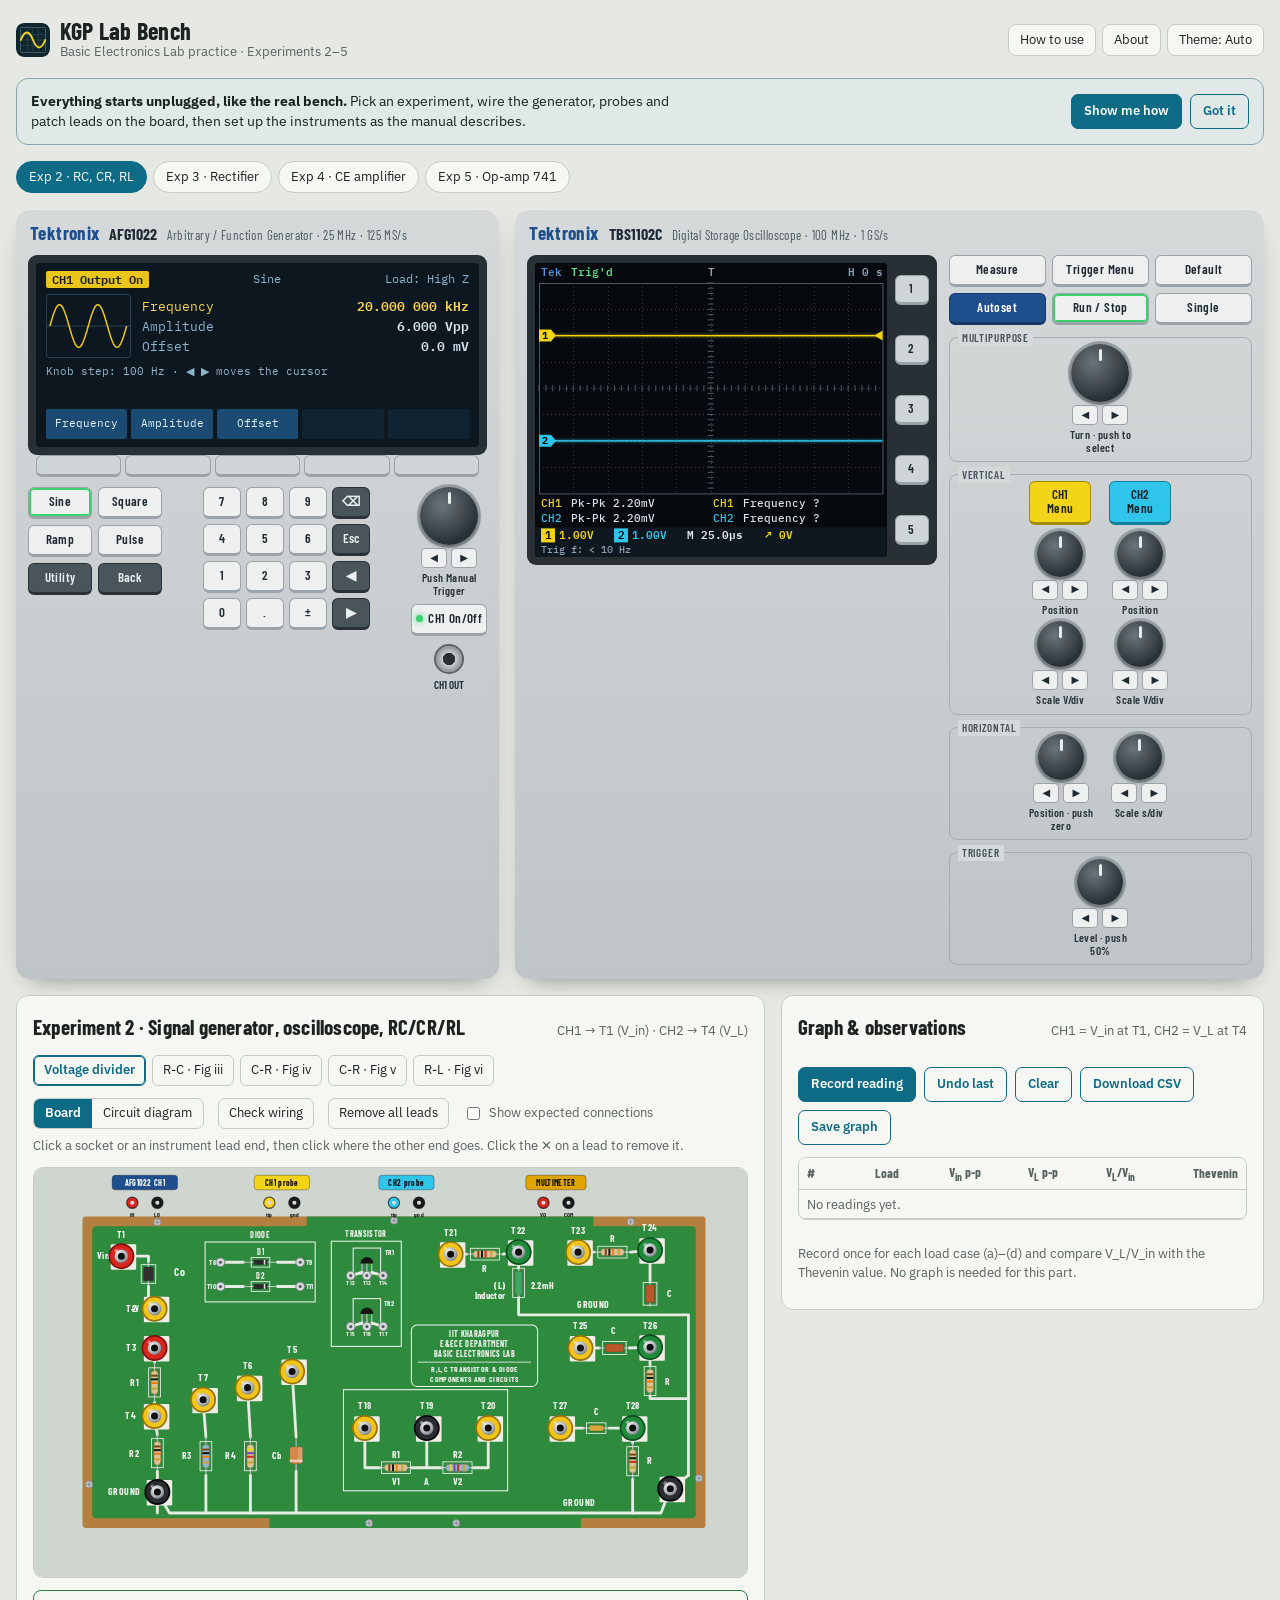
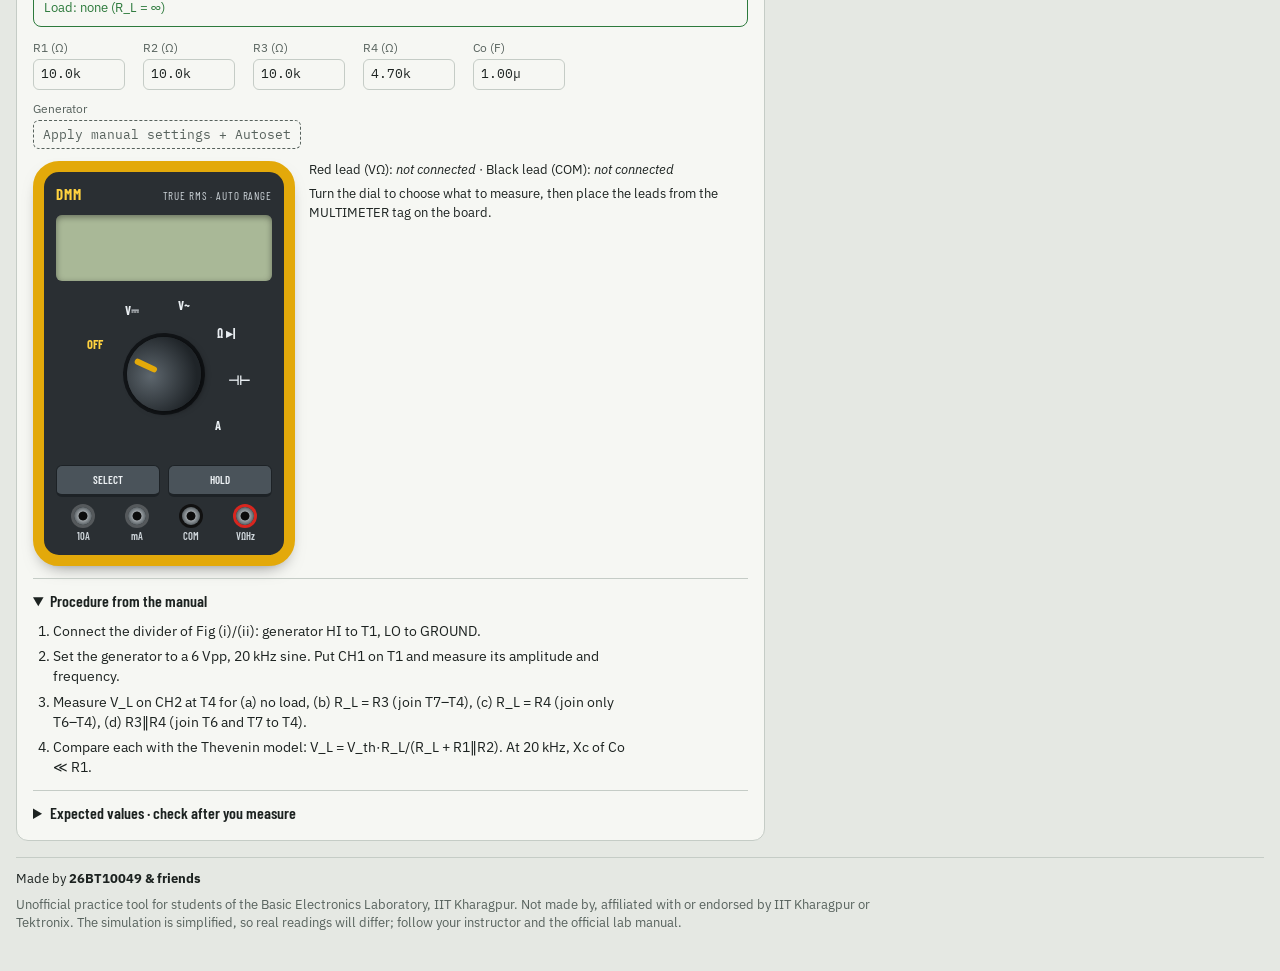
<file: index.html>
<!doctype html>
<html lang="en">
<head>
<meta charset="utf-8">
<meta name="viewport" content="width=device-width, initial-scale=1, viewport-fit=cover">
<title>KGP Lab Bench</title>
<meta name="description" content="Practice bench for IIT Kharagpur Basic Electronics Lab experiments 2–5: function generator, oscilloscope, multimeter and trainer boards you wire yourself, with frequency-response graphs.">
<meta name="theme-color" content="#e5e8e3" media="(prefers-color-scheme: light)">
<meta name="theme-color" content="#111614" media="(prefers-color-scheme: dark)">
<meta property="og:title" content="KGP Lab Bench">
<meta property="og:description" content="Wire the trainer boards, drive the AFG1022 and TBS1102C, measure with a multimeter and plot frequency responses. Unofficial practice tool for the Basic Electronics Lab.">
<meta property="og:type" content="website">
<link rel="manifest" href="manifest.webmanifest">
<link rel="icon" href="icons/favicon.svg" type="image/svg+xml">
<link rel="icon" href="icons/icon-192.png" type="image/png" sizes="192x192">
<link rel="apple-touch-icon" href="icons/apple-touch-icon.png">
<meta name="apple-mobile-web-app-capable" content="yes">
<meta name="apple-mobile-web-app-title" content="Lab Bench">
<link rel="preconnect" href="https://fonts.googleapis.com">
<link rel="preconnect" href="https://fonts.gstatic.com" crossorigin>
<link href="https://fonts.googleapis.com/css2?family=Barlow+Condensed:wght@500;600;700&family=IBM+Plex+Mono:wght@400;500;600&family=IBM+Plex+Sans:wght@400;500;600&display=swap" rel="stylesheet">
<link rel="stylesheet" href="styles.css">
<script src="app.js" defer></script>
</head>
<body>
<noscript><p style="padding:16px">Lab Bench needs JavaScript to run.</p></noscript>
<div class="wrap">
<header class="appbar">
  <a class="brand" href="#" aria-label="KGP Lab Bench home">
    <img src="icons/favicon.svg" width="34" height="34" alt="">
    <span><b>KGP Lab Bench</b><small>Basic Electronics Lab practice · Experiments 2–5</small></span>
  </a>
  <div class="appbar-actions">
    <button type="button" class="ibtn" id="installBtn" hidden>Install app</button>
    <button type="button" class="ibtn" id="helpBtn">How to use</button>
    <button type="button" class="ibtn" id="aboutBtn">About</button>
    <button type="button" class="ibtn" id="themeBtn">Theme: Auto</button>
  </div>
</header>
<div class="banner" id="welcome" hidden>
  <p><b>Everything starts unplugged, like the real bench.</b> Pick an experiment, wire the generator, probes and patch leads on the board, then set up the instruments as the manual describes.</p>
  <div class="banner-actions"><button type="button" class="btn" id="welcomeHelp">Show me how</button><button type="button" class="btn ghost" id="welcomeClose">Got it</button></div>
</div>
<nav class="exps" id="exps" aria-label="Experiment"></nav>

<div class="row inst">
  <!-- ===== Function generator ===== -->
  <section class="inst-case" aria-label="Tektronix AFG1022 function generator">
    <div class="inst-top"><span class="mk">Tektronix</span><span class="model">AFG1022</span><span class="desc">Arbitrary / Function Generator · 25 MHz · 125 MS/s</span></div>
    <div class="afg-body">
      <div>
        <div class="afg-screenwrap"><div class="afg-screen" id="fgScreen"></div></div>
        <div class="afg-softrow" id="fgSoftKeys">
          <button class="key" data-fs="0" aria-label="Soft key 1"></button><button class="key" data-fs="1" aria-label="Soft key 2"></button><button class="key" data-fs="2" aria-label="Soft key 3"></button><button class="key" data-fs="3" aria-label="Soft key 4"></button><button class="key" data-fs="4" aria-label="Soft key 5"></button>
        </div>
      </div>
      <div class="afg-keys">
        <div class="wavekeys">
          <button class="key" data-wave="sine">Sine</button><button class="key" data-wave="square">Square</button>
          <button class="key" data-wave="ramp">Ramp</button><button class="key" data-wave="pulse">Pulse</button>
          <button class="key dark" id="fgUtil">Utility</button><button class="key dark" id="fgBack">Back</button>
        </div>
        <div class="keypad" id="fgPad">
          <button class="key">7</button><button class="key">8</button><button class="key">9</button><button class="key dark" data-pk="bs">⌫</button>
          <button class="key">4</button><button class="key">5</button><button class="key">6</button><button class="key dark" data-pk="esc">Esc</button>
          <button class="key">1</button><button class="key">2</button><button class="key">3</button><button class="key dark" data-pk="left">◀</button>
          <button class="key">0</button><button class="key">.</button><button class="key">±</button><button class="key dark" data-pk="right">▶</button>
        </div>
        <div class="afg-right">
          <div data-knob="fg" data-label="Push Manual Trigger" data-big="1"></div>
          <button class="key" id="fgOut"><span class="led"></span>CH1 On/Off</button>
          <div class="bnc"><i></i>CH1 OUT</div>
        </div>
      </div>
    </div>
  </section>

  <!-- ===== Oscilloscope ===== -->
  <section class="inst-case" aria-label="Tektronix TBS1102C oscilloscope">
    <div class="inst-top"><span class="mk">Tektronix</span><span class="model">TBS1102C</span><span class="desc">Digital Storage Oscilloscope · 100 MHz · 1 GS/s</span></div>
    <div class="dso-body">
      <div class="dso-screenwrap">
        <canvas id="scr" aria-label="Oscilloscope display"></canvas>
        <div class="softkeys" id="scSoft">
          <button class="key" data-ss="0" aria-label="Side key 1">1</button><button class="key" data-ss="1" aria-label="Side key 2">2</button><button class="key" data-ss="2" aria-label="Side key 3">3</button><button class="key" data-ss="3" aria-label="Side key 4">4</button><button class="key" data-ss="4" aria-label="Side key 5">5</button>
        </div>
      </div>
      <div class="dso-panel">
        <div class="btnrow">
          <button class="key" id="bMeasure">Measure</button><button class="key" id="bTrigM">Trigger Menu</button><button class="key" id="bDefault">Default</button>
          <button class="key blue" id="bAuto">Autoset</button><button class="key" id="bRun">Run / Stop</button><button class="key" id="bSingle">Single</button>
        </div>
        <div class="grp"><span class="gl">Multipurpose</span>
          <div data-knob="mp" data-label="Turn · push to select" data-big="1"></div>
        </div>
        <div class="grp"><span class="gl">Vertical</span>
          <div class="vgrid">
            <div class="vcol"><button class="key chkey c1" id="bCh1">CH1<br>Menu</button><div data-knob="c1pos" data-label="Position"></div><div data-knob="c1sc" data-label="Scale V/div"></div></div>
            <div class="vcol"><button class="key chkey c2" id="bCh2">CH2<br>Menu</button><div data-knob="c2pos" data-label="Position"></div><div data-knob="c2sc" data-label="Scale V/div"></div></div>
          </div>
        </div>
        <div class="grp"><span class="gl">Horizontal</span>
          <div data-knob="hpos" data-label="Position · push zero"></div><div data-knob="hsc" data-label="Scale s/div"></div>
        </div>
        <div class="grp"><span class="gl">Trigger</span>
          <div data-knob="tlev" data-label="Level · push 50%"></div>
        </div>
      </div>
    </div>
  </section>
</div>

<div class="row lower">
  <section class="card" aria-label="Trainer board">
    <div class="board-head"><h2 id="bTitle"></h2><span id="bSub"></span></div>
    <div class="tabs" id="circTabs"></div>
    <div class="bbar" id="bbar"></div>
    <div class="schem" id="schemWrap"></div>
    <div id="hintBox"></div>
    <div class="ctrls" id="ctrls"></div>
    <div class="meter" id="meter" aria-label="Digital multimeter">
      <div class="m-face">
        <div class="m-brand"><b>DMM</b><span>TRUE RMS · AUTO RANGE</span></div>
        <div class="m-lcd"><span class="m-flags" id="mFlags"></span><span class="m-val" id="mVal">OFF</span><span class="m-unit" id="mUnit"></span></div>
        <div class="m-mid">
          <button type="button" class="m-btn" id="mSel">SELECT</button>
          <div class="m-dial" id="mDial"><div class="m-knob" id="mKnob"><i></i></div></div>
          <button type="button" class="m-btn" id="mHold">HOLD</button>
        </div>
        <div class="m-jacks"><span>10A</span><span>mA</span><span>COM</span><span>VΩHz</span></div>
      </div>
      <div class="m-info" id="mInfo"></div>
    </div>
    <details open><summary>Procedure from the manual</summary><ol id="procList"></ol></details>
    <details><summary>Expected values · check after you measure</summary><div class="th" id="theory"></div><p class="note" id="theoryNote"></p></details>
  </section>

  <section class="card log" aria-label="Graph and observations">
    <div class="board-head"><h2>Graph &amp; observations</h2><span id="logSub"></span></div>
    <div class="tabs" id="gKinds"></div>
    <div class="gopts" id="gOpts"></div>
    <div class="btns">
      <button class="btn" id="bRec">Record reading</button>
      <button class="btn ghost" id="bSweep">Auto sweep</button>
      <button class="btn ghost" id="bUndo">Undo last</button>
      <button class="btn ghost" id="bClr">Clear</button>
      <button class="btn ghost" id="bCsv">Download CSV</button>
      <button class="btn ghost" id="bPng">Save graph</button>
    </div>
    <div class="gmsg" id="gMsg"></div>
    <canvas id="plot" aria-label="Graph"></canvas>
    <div class="gres" id="gRes"></div>
    <div class="tbl"><table><thead id="logHead"></thead><tbody id="logBody"></tbody></table></div>
    <p class="note" id="gNote"></p>
  </section>
</div>
<footer class="foot">
  <p class="credit">Made by <b>26BT10049 &amp; friends</b></p>
  <p>Unofficial practice tool for students of the Basic Electronics Laboratory, IIT Kharagpur. Not made by, affiliated with or endorsed by IIT Kharagpur or Tektronix. The simulation is simplified, so real readings will differ; follow your instructor and the official lab manual.</p>
</footer>
</div>

<dialog class="dlg" id="helpDlg" aria-labelledby="helpTitle">
  <form method="dialog">
    <div class="dlg-head"><h2 id="helpTitle">How to use Lab Bench</h2><button class="x" value="close" aria-label="Close">✕</button></div>
    <div class="dlg-body">
      <ol class="steps">
        <li><b>Pick the experiment and circuit</b> from the chips at the top and the tabs above the board. The link in the address bar opens that same circuit, so you can share it.</li>
        <li><b>Wire the board.</b> Click a socket, or a lead end on the tags above the board (AFG1022, CH1, CH2, MULTIMETER, DC SUPPLY), then click where the other end goes. Click the ✕ on a lead to pull it out. <i>Check wiring</i> tells you what is missing; <i>Show expected connections</i> draws dashed hints.</li>
        <li><b>Set the generator.</b> Utility › System › Set to Default, then Utility › Setup › CH1 Load › High Z. Choose the waveform, type a value on the keypad and press a unit soft key, then press <i>CH1 On/Off</i>.</li>
        <li><b>Set the scope.</b> Default, then each CH menu › Probe › 1X. Press Autoset. Measure › CH1 or CH2 opens the list: turn the multipurpose knob and push it to add Pk-Pk, Frequency and so on.</li>
        <li><b>Knobs:</b> drag up or down, scroll, use the ◀ ▶ buttons, or focus a knob and press the arrow keys. Click a knob without dragging to push it.</li>
        <li><b>Multimeter:</b> turn the dial, place its two leads, and use SELECT for diode test and continuity. Resistance and capacitance need the power off.</li>
        <li><b>Graph:</b> press <i>Record reading</i> at each setting, or <i>Auto sweep</i>. Readings taken with different settings become separate lines. <i>Download CSV</i> and <i>Save graph</i> give you files for your record.</li>
      </ol>
      <p class="note">Your wiring and readings are saved in this browser only.</p>
    </div>
  </form>
</dialog>
<dialog class="dlg" id="aboutDlg" aria-labelledby="aboutTitle">
  <form method="dialog">
    <div class="dlg-head"><h2 id="aboutTitle">About Lab Bench</h2><button class="x" value="close" aria-label="Close">✕</button></div>
    <div class="dlg-body">
      <p>A practice bench for the Basic Electronics Laboratory experiments at IIT Kharagpur: the AFG1022 function generator, TBS1102C oscilloscope, a handheld multimeter and the trainer boards, drawn from the lab manual.</p>
      <ul>
        <li>Experiment 2 · RC, CR and RL circuits, voltage divider</li>
        <li>Experiment 3 · Rectifier and power supply</li>
        <li>Experiment 4 · Small-signal CE amplifier</li>
        <li>Experiment 5 · Analog circuits with the 741 op-amp</li>
      </ul>
      <p><b>Limits.</b> The circuits use simplified models. Component values the manual does not print are assumed, and some part positions on the op-amp board are read from photos, so check them against your own board. Diode and transistor types on the Experiment 2 board are assumed for practice.</p>
      <p><b>Not official.</b> This tool is not made by, affiliated with or endorsed by IIT Kharagpur or the E&amp;ECE Department. Tektronix, AFG1022 and TBS1102C are trademarks of Tektronix, Inc., named here only to describe the instruments being imitated.</p>
      <p><b>Credits.</b> Made by 26BT10049 &amp; friends.</p>
      <p><button type="button" class="btn ghost" id="resetBtn">Clear all saved wiring and readings</button></p>
    </div>
  </form>
</dialog>
<div class="toast" id="toast" role="status" hidden></div>
</body>
</html>
</file>
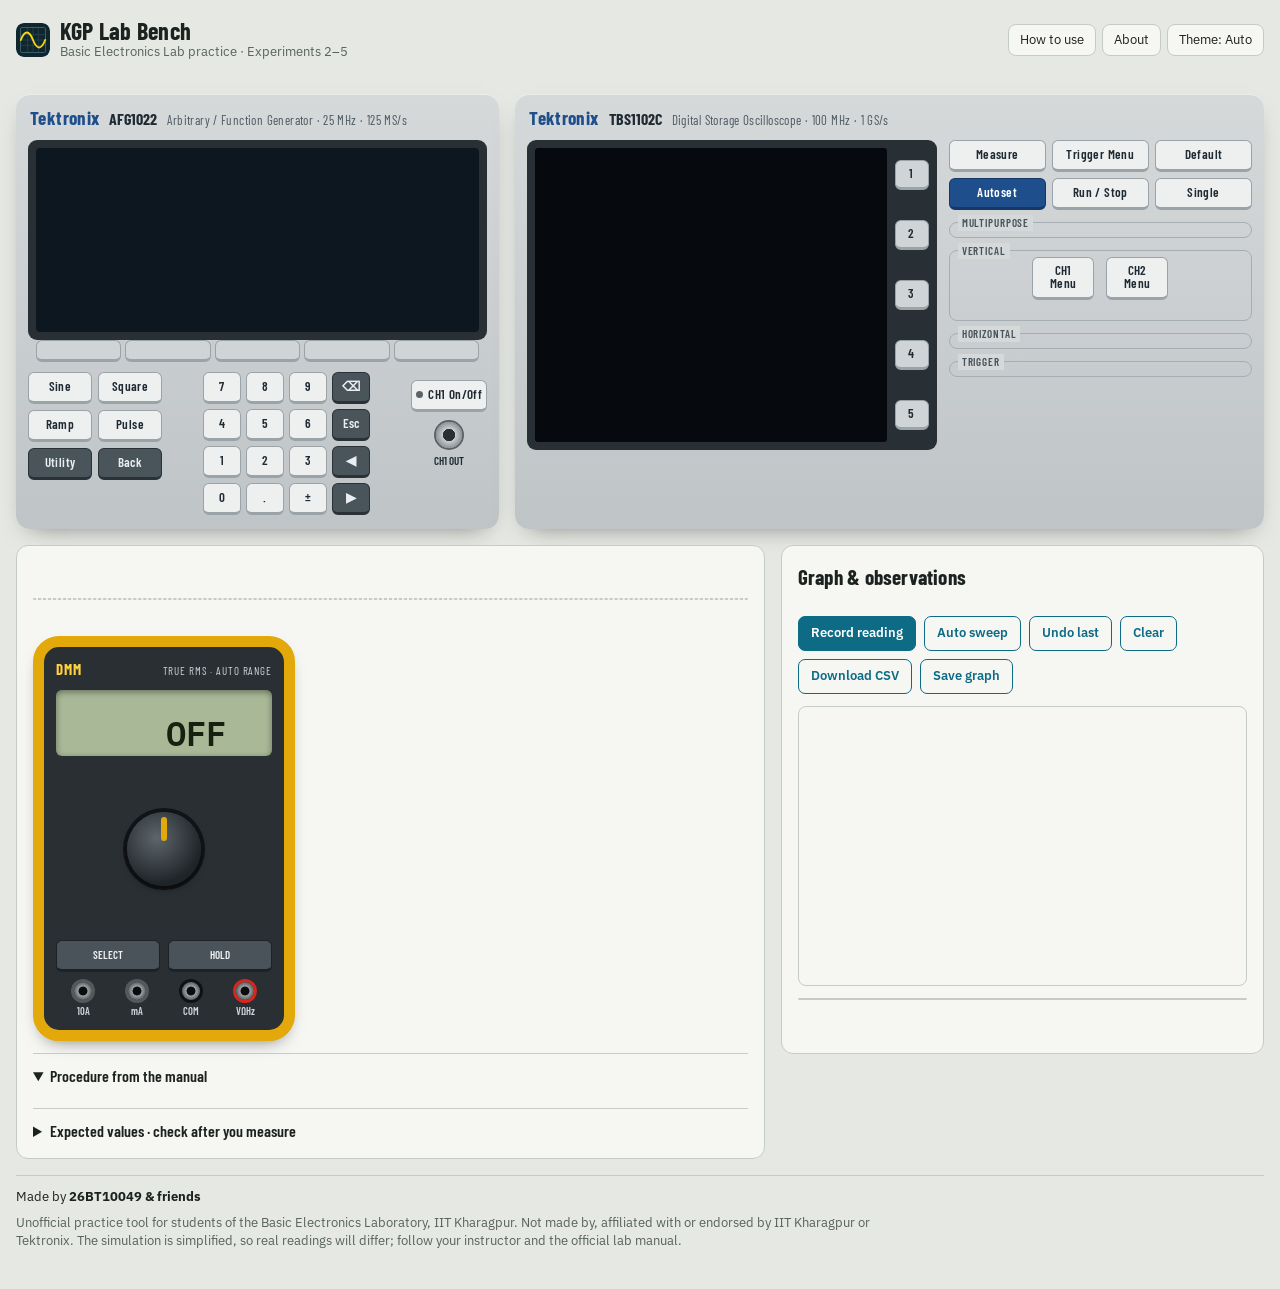
<file: lab-bench-single.html>
<!doctype html>
<html lang="en">
<head>
<meta charset="utf-8">
<meta name="viewport" content="width=device-width, initial-scale=1, viewport-fit=cover">
<title>KGP Lab Bench</title>
<meta name="description" content="Practice bench for IIT Kharagpur Basic Electronics Lab experiments 2–5: function generator, oscilloscope, multimeter and trainer boards you wire yourself, with frequency-response graphs.">
<meta name="theme-color" content="#e5e8e3" media="(prefers-color-scheme: light)">
<meta name="theme-color" content="#111614" media="(prefers-color-scheme: dark)">
<meta property="og:title" content="KGP Lab Bench">
<meta property="og:description" content="Wire the trainer boards, drive the AFG1022 and TBS1102C, measure with a multimeter and plot frequency responses. Unofficial practice tool for the Basic Electronics Lab.">
<meta property="og:type" content="website">
<link rel="icon" href="icons/favicon.svg" type="image/svg+xml">
<link rel="icon" href="icons/icon-192.png" type="image/png" sizes="192x192">
<link rel="apple-touch-icon" href="icons/apple-touch-icon.png">
<meta name="apple-mobile-web-app-capable" content="yes">
<meta name="apple-mobile-web-app-title" content="Lab Bench">
<link rel="preconnect" href="https://fonts.googleapis.com">
<link rel="preconnect" href="https://fonts.gstatic.com" crossorigin>
<link href="https://fonts.googleapis.com/css2?family=Barlow+Condensed:wght@500;600;700&family=IBM+Plex+Mono:wght@400;500;600&family=IBM+Plex+Sans:wght@400;500;600&display=swap" rel="stylesheet">
<style>
/* KGP Lab Bench styles */
/* base reset (standalone page) */
html{-webkit-text-size-adjust:100%;text-size-adjust:100%}
:root{color-scheme:light;padding-top:env(safe-area-inset-top,0px);padding-bottom:env(safe-area-inset-bottom,0px)}
body{margin:0;font-size:14px}
img,canvas,svg{max-width:100%}
[hidden]{display:none!important}

/* Layout: a lab bench — the two Tektronix instruments sit on the shelf row, the trainer board and notebook lie on the bench below */
:root{
  --bg:#e5e8e3;--panel:#f6f7f3;--ink:#1c2220;--mute:#57625d;--line:#c5ccc6;--accent:#0d6b86;--accent-ink:#ffffff;--warn:#a4501b;--ok:#2d7a3c;--wire:#26302c;--jump:#c2410c;--bench:#cfd5cf;
  /* instrument hardware: same in both themes, these are physical objects */
  --case:#d6d9da;--case-2:#bfc4c7;--bezel:#283035;--bezel-2:#3a434a;--key:#eef0f0;--key-ink:#1f2a33;--key-dark:#4a545b;--tekblue:#1f4e8c;--screen:#060a0e;--grat:#2f3d48;--ch1:#f3d417;--ch2:#2fc4ea;--lit:#3bd16f;--red:#e0453a;--silk:#e9eef2;
  --f-label:"Barlow Condensed","Arial Narrow",sans-serif;--f-body:"IBM Plex Sans",system-ui,sans-serif;--f-mono:"IBM Plex Mono",ui-monospace,Menlo,monospace;
}
@media (prefers-color-scheme:dark){:root:not([data-theme="light"]){--bg:#111614;--panel:#1a211e;--ink:#e2e8e4;--mute:#98a49e;--line:#2d3733;--accent:#58b8d4;--accent-ink:#04202a;--warn:#e38c50;--ok:#6cc27a;--wire:#cfd8d3;--jump:#fb8a4c;--bench:#0d1210;color-scheme:dark}}
:root[data-theme="dark"]{--bg:#111614;--panel:#1a211e;--ink:#e2e8e4;--mute:#98a49e;--line:#2d3733;--accent:#58b8d4;--accent-ink:#04202a;--warn:#e38c50;--ok:#6cc27a;--wire:#cfd8d3;--jump:#fb8a4c;--bench:#0d1210;color-scheme:dark}
*{box-sizing:border-box}
body{background:var(--bg);color:var(--ink);font-family:var(--f-body);font-size:14px;line-height:1.45}
.wrap{max-width:1380px;margin:0 auto;padding-block:18px 40px;padding-left:max(16px,env(safe-area-inset-left,0px));padding-right:max(16px,env(safe-area-inset-right,0px));display:flex;flex-direction:column;gap:16px}
h1,h2,h3{font-family:var(--f-label);font-weight:700;letter-spacing:.01em;margin:0;text-wrap:balance}
h1{font-size:28px}h2{font-size:21px}h3{font-size:16px}
button{font:inherit;color:inherit}
:focus-visible{outline:2px solid var(--accent);outline-offset:2px}
.top{display:flex;flex-wrap:wrap;gap:12px 24px;align-items:end;justify-content:space-between}
.top p{margin:2px 0 0;color:var(--mute)}
.exps{display:flex;flex-wrap:wrap;gap:6px}
.chip{border:1px solid var(--line);background:var(--panel);border-radius:999px;padding:6px 12px;cursor:pointer;font-size:13px;white-space:nowrap}
.chip[aria-pressed="true"]{background:var(--accent);color:var(--accent-ink);border-color:var(--accent)}
.row{display:grid;gap:16px;min-width:0}
.inst{grid-template-columns:minmax(0,1fr) minmax(0,1.55fr)}
.lower{grid-template-columns:minmax(0,1.55fr) minmax(0,1fr);align-items:start}
@media (max-width:1060px){.inst,.lower{grid-template-columns:minmax(0,1fr)}}

/* ---------- instrument shells ---------- */
.inst-case{background:linear-gradient(180deg,var(--case),var(--case-2));border-radius:14px;padding:10px 12px 14px;color:var(--key-ink);box-shadow:0 1px 0 #fff8 inset,0 10px 24px -14px #0008;min-width:0}
.inst-top{display:flex;gap:10px;align-items:baseline;font-family:var(--f-label);padding:0 2px 8px;flex-wrap:wrap}
.inst-top .mk{font-weight:700;font-size:19px;color:var(--tekblue);letter-spacing:.02em}
.inst-top .model{font-weight:700;font-size:16px}
.inst-top .desc{font-size:13px;color:#4c5860;letter-spacing:.03em}
.key{background:var(--key);border:1px solid #9aa3a8;border-bottom-width:3px;border-radius:6px;padding:6px 4px;font-family:var(--f-label);font-weight:600;font-size:13px;letter-spacing:.03em;cursor:pointer;color:var(--key-ink);min-height:32px;line-height:1.05;user-select:none;-webkit-user-select:none}
.key:active{transform:translateY(1px);border-bottom-width:2px}
.key.dark{background:var(--key-dark);color:var(--silk);border-color:#2b3237}
.key.blue{background:var(--tekblue);color:#fff;border-color:#163866}
.key.lit{box-shadow:0 0 0 2px var(--lit) inset}
.key.red{box-shadow:0 0 0 2px var(--red) inset}
.key .led{display:inline-block;width:7px;height:7px;border-radius:50%;background:#59636a;margin-right:5px;vertical-align:1px}
.key.on .led{background:var(--lit);box-shadow:0 0 6px var(--lit)}
.grp{border:1px solid #a6aeb3;border-radius:8px;padding:6px 8px 8px;position:relative;display:flex;gap:10px;flex-wrap:wrap;justify-content:center;align-items:flex-start}
.grp>.gl{position:absolute;top:-8px;left:8px;background:var(--case);padding:0 4px;font-family:var(--f-label);font-weight:600;font-size:11px;letter-spacing:.08em;text-transform:uppercase;color:#46525a}
.kw{display:flex;flex-direction:column;align-items:center;gap:3px;width:68px}
.knob{width:46px;height:46px;border-radius:50%;background:radial-gradient(circle at 38% 32%,#6a747b,#2a3136 70%);box-shadow:0 2px 4px #0006,0 0 0 3px #9aa3a8;position:relative;cursor:grab;touch-action:none}
.knob.big{width:58px;height:58px}
.knob .tick{position:absolute;left:50%;top:5px;width:3px;height:12px;margin-left:-1.5px;background:#e8edf0;border-radius:2px;transform-origin:50% 18px}
.knob.big .tick{transform-origin:50% 24px}
.kl{font-family:var(--f-label);font-size:11.5px;font-weight:600;letter-spacing:.04em;text-align:center;line-height:1.1;color:#2b363d}
.karr{display:flex;gap:4px}
.karr button{width:26px;height:20px;border:1px solid #9aa3a8;background:var(--key);border-radius:4px;font-size:10px;cursor:pointer;padding:0;color:var(--key-ink)}
.softkeys{display:flex;flex-direction:column;gap:6px;justify-content:space-around}
.softkeys .key{width:34px;min-height:30px;padding:0;background:#cfd4d6}

/* ---------- AFG1022 ---------- */
.afg-body{display:grid;grid-template-columns:minmax(0,1fr);gap:10px}
.afg-screenwrap{display:flex;gap:8px;background:var(--bezel);padding:8px;border-radius:9px}
.afg-screen{flex:1;min-width:0;background:#0d1720;border-radius:4px;color:#d8e6ef;font-family:var(--f-mono);font-size:12.5px;padding:8px 10px;min-height:184px;display:flex;flex-direction:column;gap:6px;overflow:hidden}
.fg-top{display:flex;justify-content:space-between;gap:8px;font-size:11.5px;color:#8fb3c9;flex-wrap:wrap}
.fg-ch{background:#e8c518;color:#1b1b1b;padding:0 6px;border-radius:2px;font-weight:600}
.fg-ch.off{background:#56606a;color:#cfd6db}
.fg-main{display:grid;grid-template-columns:86px minmax(0,1fr);gap:10px;align-items:center}
.fg-wave{height:64px;border:1px solid #284154;border-radius:3px}
.fg-params{display:grid;grid-template-columns:auto 1fr;gap:2px 10px;min-width:0}
.fg-params .n{color:#8fb3c9}
.fg-params .v{font-weight:600;text-align:right;white-space:nowrap}
.fg-params .sel{color:#ffd84a}
.fg-entry{background:#1d3446;padding:2px 6px;border-radius:2px;color:#fff}
.fg-soft{display:grid;grid-template-columns:repeat(5,minmax(0,1fr));gap:4px;margin-top:auto}
.fg-soft div{background:#1b4a72;color:#e4f1fa;text-align:center;font-size:10.5px;padding:3px 2px;border-radius:2px;min-height:30px;display:flex;align-items:center;justify-content:center;line-height:1.1}
.fg-soft div.on{background:#2f7bb7}
.fg-soft div.empty{background:#0f2333}
.afg-softrow{display:grid;grid-template-columns:repeat(5,minmax(0,1fr));gap:4px;padding:0 8px}
.afg-softrow .key{min-height:22px;padding:0;background:#cfd4d6}
.afg-keys{display:grid;grid-template-columns:auto auto auto;gap:10px;align-items:start;justify-content:space-between}
.wavekeys{display:grid;grid-template-columns:repeat(2,64px);gap:6px}
.keypad{display:grid;grid-template-columns:repeat(4,38px);gap:5px}
.afg-right{display:flex;flex-direction:column;gap:8px;align-items:center}
.bnc{display:flex;flex-direction:column;align-items:center;gap:3px;font-family:var(--f-label);font-size:11px;font-weight:600}
.bnc i{width:30px;height:30px;border-radius:50%;background:radial-gradient(circle,#2a2f33 28%,#c9ccce 30%,#8d9397 62%,#5a6064 64%);display:block}
@media (max-width:560px){.afg-keys{grid-template-columns:1fr 1fr}.afg-right{grid-column:1/-1;flex-direction:row;justify-content:center;flex-wrap:wrap}.wavekeys{grid-template-columns:repeat(2,minmax(0,1fr))}.keypad{grid-template-columns:repeat(4,minmax(0,1fr))}}

/* ---------- TBS1102C ---------- */
.dso-body{display:grid;grid-template-columns:minmax(0,1.35fr) minmax(250px,1fr);gap:12px}
@media (max-width:720px){.dso-body{grid-template-columns:minmax(0,1fr)}}
.dso-screenwrap{display:flex;gap:8px;background:var(--bezel);padding:8px;border-radius:9px;min-width:0;align-self:start}
.dso-screenwrap canvas{flex:1;min-width:0;width:100%;aspect-ratio:4/3.35;background:var(--screen);border-radius:3px;display:block;touch-action:none}
.dso-panel{display:flex;flex-direction:column;gap:12px;min-width:0}
.btnrow{display:grid;grid-template-columns:repeat(3,minmax(0,1fr));gap:6px}
.vgrid{display:grid;grid-template-columns:1fr 1fr;gap:12px}
.vcol{display:flex;flex-direction:column;align-items:center;gap:6px}
.chkey{width:62px}
.chkey.c1.on{background:var(--ch1);color:#222;border-color:#a08b00}
.chkey.c2.on{background:var(--ch2);color:#06222b;border-color:#13819b}

/* ---------- board ---------- */
.card{background:var(--panel);border:1px solid var(--line);border-radius:12px;padding:16px;min-width:0;display:flex;flex-direction:column;gap:12px}
.board-head{display:flex;flex-wrap:wrap;gap:4px 12px;align-items:baseline;justify-content:space-between}
.board-head span{color:var(--mute);font-size:13px}
.tabs{display:flex;flex-wrap:wrap;gap:6px}
.tab{border:1px solid var(--line);background:transparent;border-radius:6px;padding:5px 10px;cursor:pointer;font-size:13px}
.tab[aria-pressed="true"]{border-color:var(--accent);color:var(--accent);font-weight:600;box-shadow:0 0 0 1px var(--accent) inset}
.schem{overflow-x:auto;border:1px dashed var(--line);border-radius:10px;background:color-mix(in oklab,var(--panel) 70%,var(--bg))}
.schem svg{display:block;width:100%;min-width:520px;height:auto}
.schem svg text{font-family:var(--f-mono);font-size:12px;fill:var(--ink)}
.schem .w{stroke:var(--wire);stroke-width:2;fill:none;stroke-linecap:round;stroke-linejoin:round}
.schem .lbl{fill:var(--mute);font-size:11px}
.schem .term{fill:var(--panel);stroke:var(--wire);stroke-width:2}
.schem .jmp{cursor:pointer}
.schem .jmp .jl{stroke:var(--mute);stroke-width:2;stroke-dasharray:4 4;fill:none}
.schem .jmp.on .jl{stroke:var(--jump);stroke-width:3.5;stroke-dasharray:none}
.schem .jmp .hit{stroke:transparent;stroke-width:18;fill:none}
.schem .jmp text{fill:var(--jump);font-weight:600}
.schem .probe1{fill:var(--ch1);stroke:#6b5c00}
.schem .probe2{fill:var(--ch2);stroke:#0c5a6c}
.schem .post{fill:#b9a26a;stroke:var(--wire);stroke-width:1.5}
.ctrls{display:flex;flex-wrap:wrap;gap:10px 18px;align-items:flex-end}
.field{display:flex;flex-direction:column;gap:3px;font-size:12px;color:var(--mute)}
.field select,.field input{font:inherit;font-size:13px;color:var(--ink);background:var(--panel);border:1px solid var(--line);border-radius:6px;padding:5px 7px;min-width:0}
.field input{width:92px;font-family:var(--f-mono)}
.jrow{display:flex;flex-wrap:wrap;gap:6px}
.jchip{border:1px dashed var(--mute);border-radius:6px;padding:4px 9px;cursor:pointer;background:transparent;font-family:var(--f-mono);font-size:12.5px}
.jchip[aria-pressed="true"]{border:1px solid var(--jump);color:var(--jump);font-weight:600;background:color-mix(in oklab,var(--jump) 10%,transparent)}
.status{font-size:13px;padding:8px 10px;border-radius:8px;border:1px solid var(--line)}
.status.bad{border-color:var(--warn);color:var(--warn)}
.status.good{border-color:var(--ok);color:var(--ok)}
.dmm{display:flex;gap:14px;align-items:center;flex-wrap:wrap;background:#25292b;color:#d9f2c9;border-radius:10px;padding:10px 14px}
.dmm .lcd{font-family:var(--f-mono);font-size:26px;font-weight:600;background:#a8b89a;color:#1b2414;padding:2px 12px;border-radius:4px;min-width:170px;text-align:right;font-variant-numeric:tabular-nums}
.dmm .dl{font-family:var(--f-label);font-weight:600;letter-spacing:.05em;color:#e9eef2}
.dmm select{font:inherit;font-size:13px;background:#3a4044;color:#eef;border:1px solid #555;border-radius:5px;padding:4px}
details{border-top:1px solid var(--line);padding-top:10px}
summary{cursor:pointer;font-family:var(--f-label);font-weight:600;font-size:16px}
details ol,details ul{margin:8px 0 0;padding-left:20px;display:flex;flex-direction:column;gap:5px;max-width:75ch}
.th{display:grid;grid-template-columns:repeat(auto-fill,minmax(190px,1fr));gap:8px;margin-top:8px}
.th div{border:1px solid var(--line);border-radius:8px;padding:7px 10px}
.th b{display:block;font-family:var(--f-mono);font-size:15px;font-variant-numeric:tabular-nums}
.th span{font-size:12px;color:var(--mute)}
.note{font-size:12.5px;color:var(--mute);max-width:75ch}
.log .btns{display:flex;gap:8px;flex-wrap:wrap}
.btn{border:1px solid var(--accent);background:var(--accent);color:var(--accent-ink);border-radius:7px;padding:7px 12px;cursor:pointer;font-weight:600;font-size:13px}
.btn.ghost{background:transparent;color:var(--accent)}
.tbl{overflow-x:auto;max-height:300px;overflow-y:auto;border:1px solid var(--line);border-radius:8px}
table{border-collapse:collapse;width:100%;font-size:12.5px;font-variant-numeric:tabular-nums}
th,td{padding:5px 8px;border-bottom:1px solid var(--line);text-align:right;white-space:nowrap}
th{position:sticky;top:0;background:var(--panel);font-family:var(--f-label);font-size:13px;color:var(--mute)}
td:first-child,th:first-child{text-align:left}
#plot{width:100%;aspect-ratio:16/10;display:block;border:1px solid var(--line);border-radius:8px}
.hint{font-size:12.5px;background:color-mix(in oklab,var(--warn) 12%,transparent);border-left:3px solid var(--warn);padding:7px 10px;border-radius:4px}
.bbar{display:flex;flex-wrap:wrap;gap:8px 14px;align-items:center;font-size:13px}
.seg{display:inline-flex;border:1px solid var(--line);border-radius:7px;overflow:hidden}
.seg button{border:0;background:transparent;padding:5px 11px;cursor:pointer;font-size:13px}
.seg button[aria-pressed="true"]{background:var(--accent);color:var(--accent-ink);font-weight:600}
.bbar label{display:inline-flex;gap:6px;align-items:center;color:var(--mute);cursor:pointer}
.bmsg{color:var(--mute);flex:1 1 260px;min-width:0}
.bmsg.warn{color:var(--warn);font-weight:600}
.schem.pcb{background:var(--bench);border-style:solid}
.schem svg.pcbsvg{min-width:720px}
.schem .pcbsvg text{font-family:var(--f-label);font-weight:700;fill:#f3f6f1;letter-spacing:.04em}
.schem .pcbsvg text.mn{fill:#ffd36b}
.schem .pcbsvg text.jt{fill:#fff;paint-order:stroke;stroke:#0b2a14;stroke-width:5px}
.pcbsvg .sock,.pcbsvg .lead{cursor:pointer;outline:none}
.pcbsvg .plug,.pcbsvg .eq{pointer-events:none}
.pcbsvg .sock .ring{stroke:transparent}
.pcbsvg .sock:hover .ring,.pcbsvg .sock:focus-visible .ring{stroke:rgba(255,255,255,.8)}
.pcbsvg .sock.sel .ring{stroke:#4fd1ff}
.pcbsvg .lead:hover .cab,.pcbsvg .lead:focus-visible .cab{filter:brightness(1.3)}
.pcbsvg .hp{stroke:#ffffff;opacity:.6}
.pcbsvg .lead.hint:hover .hp,.pcbsvg .lead.hint:focus-visible .hp{opacity:1;stroke:#4fd1ff}
.sbtn{border:1px solid var(--line);background:var(--panel);border-radius:7px;padding:5px 10px;cursor:pointer;font-size:13px}
.sbtn:hover{border-color:var(--accent);color:var(--accent)}
.bmsg.okm{color:var(--ok);font-weight:600}
.schem .pcbsvg text.eqt{fill:var(--ink);font-size:inherit}
.pcbsvg .hintw{pointer-events:none}
.pcbsvg .lead path,.pcbsvg .lead .plug{pointer-events:none}
.pcbsvg .lead .lh{cursor:pointer}
.pcbsvg .lead:hover .lh circle,.pcbsvg .lead:focus-visible .lh circle{stroke:#4fd1ff}
.meter{display:flex;flex-wrap:wrap;gap:14px;align-items:flex-start}
.m-face{width:262px;max-width:100%;background:#2a2f33;border:11px solid #e3a90a;border-radius:26px;padding:12px;box-shadow:0 8px 18px -10px #0009;display:flex;flex-direction:column;gap:10px;color:#e9eef2}
.m-brand{display:flex;justify-content:space-between;align-items:baseline;font-family:var(--f-label);font-size:11px;letter-spacing:.08em;color:#cfd6db}
.m-brand b{font-size:15px;color:#ffd23f}
.m-lcd{background:#a9b897;color:#18200f;border-radius:6px;padding:6px 10px;display:grid;grid-template-columns:1fr auto;align-items:end;min-height:66px;box-shadow:inset 0 2px 6px #0006}
.m-flags{grid-column:1/-1;font-family:var(--f-mono);font-size:10.5px;font-weight:600;min-height:14px}
.m-val{font-family:var(--f-mono);font-size:34px;font-weight:600;text-align:right;font-variant-numeric:tabular-nums;line-height:1}
.m-unit{font-family:var(--f-mono);font-size:15px;font-weight:600;padding-left:6px;min-width:36px}
.m-mid{display:grid;grid-template-columns:1fr 1fr;align-items:center;gap:8px}
.m-mid .m-dial{grid-column:1/-1;order:-1}
.m-btn{background:#4a535a;color:#eef2f5;border:1px solid #1d2226;border-bottom-width:3px;border-radius:6px;font-family:var(--f-label);font-weight:600;font-size:11px;padding:6px 5px;cursor:pointer}
.m-btn[aria-pressed="true"]{background:#e3a90a;color:#111}
.m-dial{position:relative;width:176px;height:166px;margin:0 auto}
.m-knob{position:absolute;left:50%;top:50%;width:74px;height:74px;margin:-37px;border-radius:50%;background:radial-gradient(circle at 40% 35%,#5d666d,#1f2428 70%);box-shadow:0 3px 6px #0008,0 0 0 4px #121518;transition:transform .2s}
.m-knob i{position:absolute;left:50%;top:5px;width:6px;height:24px;margin-left:-3px;border-radius:3px;background:#e3a90a}
.m-pos{position:absolute;transform:translate(-50%,-50%);background:none;border:0;color:#e9eef2;font-family:var(--f-label);font-weight:700;font-size:12.5px;cursor:pointer;padding:3px 4px;border-radius:4px;white-space:nowrap}
.m-pos:hover{background:#ffffff1a}
.m-pos[aria-pressed="true"]{color:#ffd23f}
.m-jacks{display:grid;grid-template-columns:repeat(4,1fr);text-align:center;font-family:var(--f-label);font-size:10.5px;font-weight:600;color:#cfd6db}
.m-jacks span::before{content:"";display:block;width:18px;height:18px;margin:0 auto 3px;border-radius:50%;background:radial-gradient(circle,#0c0c0c 32%,#9aa0a4 38%,#5b6266 70%);box-shadow:0 0 0 3px #55595c}
.m-jacks span:nth-child(3)::before{box-shadow:0 0 0 3px #111}
.m-jacks span:nth-child(4)::before{box-shadow:0 0 0 3px #d8261f}
.m-info{flex:1 1 220px;min-width:0;font-size:13px;display:flex;flex-direction:column;gap:6px;max-width:62ch}
.m-warn{color:var(--warn);font-weight:600}
.gopts{display:flex;flex-wrap:wrap;gap:8px 14px;align-items:center;font-size:13px}
.gopts:empty,.gmsg:empty,.gres:empty{display:none}
.gopts label{display:inline-flex;gap:6px;align-items:center;color:var(--mute);cursor:pointer}
.gmsg{font-size:13px;color:var(--mute)}
.gmsg .warn{color:var(--warn);font-weight:600}
.gres{font-size:13px;display:flex;flex-direction:column;gap:4px;font-variant-numeric:tabular-nums}
.gres .mute{color:var(--mute)}
.sdot{display:inline-block;width:9px;height:9px;border-radius:50%;margin-right:6px}
.btn:disabled{opacity:.5;cursor:progress}
@media (prefers-reduced-motion:reduce){*{transition:none!important}}

/* app shell */
.appbar{display:flex;flex-wrap:wrap;gap:10px 16px;align-items:center;justify-content:space-between}
.brand{display:flex;gap:10px;align-items:center;color:inherit;text-decoration:none;min-width:0}
.brand img{flex:none;border-radius:8px}
.brand span{display:flex;flex-direction:column;min-width:0}
.brand b{font-family:var(--f-label);font-size:24px;line-height:1.05;letter-spacing:.01em}
.brand small{color:var(--mute);font-size:13px}
.appbar-actions{display:flex;flex-wrap:wrap;gap:6px}
.ibtn{border:1px solid var(--line);background:var(--panel);color:var(--ink);border-radius:8px;padding:6px 11px;cursor:pointer;font-size:13px}
.ibtn:hover{border-color:var(--accent);color:var(--accent)}
#installBtn{border-color:var(--accent);color:var(--accent);font-weight:600}
.banner{display:flex;flex-wrap:wrap;gap:10px 18px;align-items:center;justify-content:space-between;background:color-mix(in oklab,var(--accent) 10%,var(--panel));border:1px solid color-mix(in oklab,var(--accent) 40%,var(--line));border-radius:12px;padding:12px 14px}
.banner p{margin:0;max-width:80ch}
.banner-actions{display:flex;gap:8px}
.foot{border-top:1px solid var(--line);padding-top:12px;color:var(--mute);font-size:12.5px}
.foot{display:flex;flex-direction:column;gap:6px}
.foot p{margin:0;max-width:110ch}
.foot .credit{color:var(--ink);font-size:13px}
.dlg{border:1px solid var(--line);border-radius:14px;padding:0;background:var(--panel);color:var(--ink);width:min(640px,calc(100vw - 32px));max-height:calc(100vh - 48px)}
.dlg::backdrop{background:rgba(10,14,12,.55)}
.dlg form{display:flex;flex-direction:column;max-height:calc(100vh - 50px)}
.dlg-head{display:flex;justify-content:space-between;align-items:center;gap:10px;padding:14px 18px;border-bottom:1px solid var(--line)}
.dlg-body{padding:6px 18px 16px;overflow:auto;line-height:1.55}
.dlg-body ul,.dlg-body ol{padding-left:20px;display:flex;flex-direction:column;gap:6px}
.dlg .x{border:0;background:transparent;font-size:18px;cursor:pointer;color:var(--mute);padding:4px 8px;border-radius:6px}
.dlg .x:hover{background:color-mix(in oklab,var(--ink) 8%,transparent)}
.btn.danger{background:var(--warn);border-color:var(--warn);color:#fff}
.toast{position:fixed;left:50%;transform:translateX(-50%);bottom:calc(16px + env(safe-area-inset-bottom,0px));z-index:30;display:flex;gap:12px;align-items:center;background:var(--ink);color:var(--bg);padding:10px 14px;border-radius:10px;box-shadow:0 10px 24px -10px #0008;font-size:13px;max-width:calc(100vw - 32px)}
.toast button{border:0;background:var(--accent);color:var(--accent-ink);border-radius:6px;padding:5px 10px;font-weight:600;cursor:pointer}
@media print{.appbar-actions,.banner,.inst,.btns,.bbar{display:none!important}}

</style>
<script>
/*! KGP Lab Bench — built 2026-11-06 */
(()=>{
/* ---- 01-models.js ---- */
/* KGP Lab Bench · Units, filters, instrument state and the circuit models for each experiment */
/* ================= core: units, filters, sources ================= */
const $=s=>document.querySelector(s), $$=s=>[...document.querySelectorAll(s)];
const TAU=2*Math.PI, SQ2=Math.SQRT2;
const par=(a,b)=>(!isFinite(a)?b:!isFinite(b)?a:a*b/(a+b));
const clamp=(v,a,b)=>Math.max(a,Math.min(b,v));
const PFX=[[1e6,'M'],[1e3,'k'],[1,''],[1e-3,'m'],[1e-6,'µ'],[1e-9,'n'],[1e-12,'p']];
function eng(v,u='',sig=3){
  if(v==null||!isFinite(v))return '?';
  if(v===0)return '0'+(u?' '+u:'');
  const a=Math.abs(v);
  for(const [p,s] of PFX){ if(a>=p*0.9995||p===1e-12){ let m=(v/p).toPrecision(sig); if(Math.abs(+m)>=1000&&p<1e6){continue} return m+' '+s+u; } }
  return v.toPrecision(sig)+' '+u;
}
function lp(x,dt,tau){const n=x.length,y=new Float64Array(n);if(!(tau>0)||tau<dt*1e-3){y.set(x);return y}
  const a=Math.exp(-dt/tau);let s=0;for(let i=0;i<n;i++)s+=x[i];s/=n;
  for(let i=0;i<n;i++){s=x[i]+(s-x[i])*a;y[i]=s}return y}
function hp(x,dt,tau){const l=lp(x,dt,tau),n=x.length,y=new Float64Array(n);if(!(tau>0)){return y}for(let i=0;i<n;i++)y[i]=x[i]-l[i];return y}
const mul=(x,k)=>{const y=new Float64Array(x.length);for(let i=0;i<x.length;i++)y[i]=x[i]*k;return y};
const add=(a,b,kb=1)=>{const y=new Float64Array(a.length);for(let i=0;i<a.length;i++)y[i]=a[i]+kb*b[i];return y};
const konst=(n,v)=>new Float64Array(n).fill(v);
function knee(v,up,dn){ // soft-knee clip: linear to 85% of each limit
  if(v>=0){const k=.85*up;return v<k?v:k+(up-k)*Math.tanh((v-k)/(up-k||1e-9))}
  const k=.85*dn,a=-v;return -(a<k?a:k+(dn-k)*Math.tanh((a-k)/(dn-k||1e-9)))}

/* ================= state ================= */
const FG_DEFAULT={wave:'sine',freq:1000,amp:1,off:0,duty:50,on:false,load:'50',field:null,entry:null,menu:'main',step:{freq:2,amp:-1,off:-1,duty:0},msg:''};
const SC_DEFAULT=()=>({ch:[{on:true,vdiv:1,pos:0,cpl:'DC',probe:10,inv:false},{on:false,vdiv:1,pos:0,cpl:'DC',probe:10,inv:false}],
  tdiv:500e-6,hpos:0,trig:{src:0,level:0,slope:'rise',mode:'auto'},run:true,single:false,menu:null,mlist:null,meas:[]});
const S={exp:'e2',circ:{e2:'div',e3:'rect',e4:'ce',e5:'inv'},b:{},fg:{...FG_DEFAULT,step:{...FG_DEFAULT.step}},sc:SC_DEFAULT(),log:{}};
try{const L=JSON.parse(localStorage.getItem('kgpbench.log')||'{}');if(L&&typeof L==='object')S.log=L}catch(e){}
const saveLog=()=>{try{localStorage.setItem('kgpbench.log',JSON.stringify(S.log))}catch(e){}};

/* function generator output (open-circuit EMF the circuit sees) */
function fgShape(ph,w,duty){
  switch(w){case 'sine':return Math.sin(TAU*ph);
    case 'square':return ph<.5?1:-1;
    case 'pulse':return ph<duty?1:-1;
    case 'ramp':return ph<.25?4*ph:ph<.75?2-4*ph:4*ph-4;}
  return 0}
function fgSignal(n,dt){
  const f=S.fg,x=new Float64Array(n);if(!f.on)return x;
  const g=f.load==='50'?2:1, A=f.amp/2*g, O=f.off*g, d=f.duty/100;
  for(let i=0;i<n;i++){let ph=(i*dt*f.freq)%1;x[i]=A*fgShape(ph,f.wave,d)+O}
  return x}

/* ================= circuits ================= */
const B=(id)=>S.b[id];
const RS=50; // generator source resistance
const CIRC={};
function defC(id,o){CIRC[id]=Object.assign({id,src:'fg',jumpers:[],params:[]},o);S.b[id]=Object.assign({},o.init)}

/* --- Exp 2: voltage divider (Fig i, ii) --- */
defC('div',{exp:'e2',name:'Voltage divider',
  init:{R1:10e3,R2:10e3,R3:10e3,R4:4.7e3,Co:1e-6,j74:false,j64:false},
  params:[['R1','Ω'],['R2','Ω'],['R3','Ω'],['R4','Ω'],['Co','F']],
  jumpers:[['j74','T7–T4','connects R3 as load'],['j64','T6–T4','connects R4 as load']],
  probes:{ch1:'T1 (V_in)',ch2:'T4 (V_L)'},nodes:{vin:'T1 (V_in)',vl:'T4 (V_L)'},
  RL(b){let r=Infinity;if(b.j74)r=par(r,b.R3);if(b.j64)r=par(r,b.R4);return r},
  tau(b){return b.Co*(b.R1+b.R2)},
  run(x,dt,b){const R2e=par(b.R2,this.RL(b)),Rin=b.R1+R2e;const v2=hp(mul(x,Rin/(Rin+RS)),dt,b.Co*(Rin+RS));
    return {vin:mul(x,Rin/(Rin+RS)),vl:mul(v2,R2e/(b.R1+R2e)),v2}},
  theory(b){const vth=b.R2/(b.R1+b.R2),ro=par(b.R1,b.R2),rl=this.RL(b),k=isFinite(rl)?vth*rl/(rl+ro):vth;
    const vin=S.fg.amp*(S.fg.load==='50'?2:1);
    return [['Thevenin V_th / V_in',(vth).toFixed(3),'R2/(R1+R2)'],['R_out = R1‖R2',eng(ro,'Ω'),'Thevenin resistance'],
      ['Load now',isFinite(rl)?eng(rl,'Ω'):'none (R_L = ∞)','from your jumpers'],['V_L / V_in',k.toFixed(3),'V_th·R_L/(R_L+R_out)'],
      ['Expected V_L p-p',eng(k*vin,'V'),'for the generator output now'],['Xc of Co at f',eng(1/(TAU*S.fg.freq*b.Co),'Ω'),'should be ≪ R1']]},
  proc:['Connect the divider of Fig (i)/(ii): generator HI to T1, LO to GROUND.','Set the generator to a 6 Vpp, 20 kHz sine. Put CH1 on T1 and measure its amplitude and frequency.','Measure V_L on CH2 at T4 for (a) no load, (b) R_L = R3 (join T7–T4), (c) R_L = R4 (join only T6–T4), (d) R3‖R4 (join T6 and T7 to T4).','Compare each with the Thevenin model: V_L = V_th·R_L/(R_L + R1‖R2). At 20 kHz, Xc of Co ≪ R1.']});

/* --- Exp 2: R-C, C-R, R-L networks (Fig iii–vi) --- */
const netProc=(kind)=>[ 'Record the R and '+(kind==='rl'?'L':'C')+' values on your board.','Apply a sine of about 1.2 Vpp. Display V_in on CH1 and V_out on CH2.','Keep the input amplitude constant and vary frequency from 100 Hz to 500 kHz. Take more readings where V_out changes fast.','Plot V_out/V_in against frequency (log axis), name the filter type and find the 3 dB cut-off f_c.',
  kind==='rl'?'Compare with f_c = R/(2πL).':'Compare with f_c = 1/(2πRC).',
  'Pulse response: switch to a 1.2 Vpp square wave and use the settings in the manual table ('+(kind==='rc'?'150 Hz, 1 ms/div, 0.2 V/div for T ≫ RC; 1.5 kHz, 0.2 ms/div, 0.1 V/div for the integrator':kind==='rl'?'15 kHz, 50 µs/div, 0.2 V/div, differentiator':'1.5 kHz, 0.1 ms/div, 0.2 V/div, differentiator')+').',
  kind==='rc'?'For the T ≫ RC display, measure the 10–90 % rise time and compare with 2.2RC = 0.35/f_c.':'Try other repetition frequencies and watch the spikes widen or narrow.'];
function netC(id,name,fig,kind,R,X){
  defC(id,{exp:'e2',name,fig,kind,init:kind==='rl'?{R,L:X,rL:15}:{R,C:X},
    params:kind==='rl'?[['R','Ω'],['L','H'],['rL','Ω']]:[['R','Ω'],['C','F']],
    probes:{ch1:'V_in',ch2:'V_out'},nodes:{vin:'V_in',vout:'V_out'},
    tau(b){return kind==='rl'?b.L/(b.R+b.rL+RS):b.C*(b.R+RS)},
    run(x,dt,b){
      if(kind==='rc')return {vin:x,vout:lp(x,dt,b.C*(b.R+RS))};
      if(kind==='cr')return {vin:x,vout:mul(hp(x,dt,b.C*(b.R+RS)),b.R/(b.R+RS))};
      const Rt=b.R+RS+b.rL,t=b.L/Rt;return {vin:x,vout:add(mul(x,b.rL/Rt),hp(x,dt,t),(b.R+RS)/Rt*0+1-b.rL/Rt)}},
    theory(b){
      if(kind==='rl'){const fc=(b.R+b.rL)/(TAU*b.L),t=b.L/(b.R+b.rL);return [['f_c = R/2πL',eng(fc,'Hz'),'high-pass (output across L)'],['Time constant L/R',eng(t,'s'),'pulse: T ≫ L/R gives spikes'],['Inductor resistance',eng(b.rL,'Ω'),'sets the small floor at low f']]}
      const fc=1/(TAU*b.R*b.C),t=b.R*b.C;
      return [['f_c = 1/2πRC',eng(fc,'Hz'),kind==='rc'?'low-pass':'high-pass'],['Time constant RC',eng(t,'s'),'pulse response scale'],
        kind==='rc'?['Rise time 2.2RC',eng(2.2*t,'s'),'= 0.35/f_c']:['Gain at f_c',' 0.707 (−3 dB)','phase +45°'],
        ['Gain at '+eng(S.fg.freq,'Hz'),(kind==='rc'?1/Math.hypot(1,S.fg.freq/fc):1/Math.hypot(1,fc/S.fg.freq)).toFixed(3),'V_out/V_in now']]},
    proc:netProc(kind)})}
netC('rc','R-C · Fig iii','iii','rc',10e3,0.1e-6);
netC('cr4','C-R · Fig iv','iv','cr',10e3,0.01e-6);
netC('cr5','C-R · Fig v','v','cr',1e3,0.01e-6);
netC('rl','R-L · Fig vi','vi','rl',1e3,2.2e-3);

/* --- Exp 3: rectifier & power supply --- */
const RJ=[['T1F','T1–F'],['T2G','T2–GND'],['J12','1–2'],['J31','3–1'],['T1B1','T1–B1'],['T2B2','T2–B2'],['J5G','5–GND'],['J42','4–2'],['J6C','6–C'],['JC7','C–7'],['JC8','C–8'],['L1','Load 1–Output'],['L2','Load 2–Output']];
defC('rect',{exp:'e3',name:'Rectifier & power supply',src:'mains',
  init:Object.assign({Vs:9,Vz:6.2,C:100e-6,RL1:820,RL2:1000,Rb:8.3e3,Rz:100,Rw:8,p1:'x12'},Object.fromEntries(RJ.map(j=>[j[0],false])),{T1F:true,T2G:true,J12:true}),
  params:[['Vs','V'],['Vz','V'],['C','F']],
  jumpers:RJ.map(j=>[j[0],j[1]]),
  probes:{ch1:'Secondary',ch2:'Output terminal'},nodes:{out:'Output',unreg:'Unregulated DC',sec:'Secondary (CH1 point)'},
  mode(b){const br=b.T1B1&&b.T2B2&&b.J5G&&b.J42,hw=b.T1F&&b.T2G&&b.J12,any=b.T1F||b.T2G||b.J12||b.J31||b.T1B1||b.T2B2||b.J5G||b.J42;
    if(br&&(b.T1F||b.T2G||b.J12||b.J31))return {m:null,err:'Bridge and centre-tap links are mixed. Remove all connections first, as the manual says.'};
    if(br)return {m:'br'};
    if(hw&&(b.T1B1||b.T2B2||b.J5G||b.J42))return {m:null,err:'Bridge links are mixed with the half-wave links. Remove all connections first.'};
    if(hw)return {m:b.J31?'ct':'hw'};
    return {m:null,err:any?'Rectifier circuit incomplete: no path from transformer to the Unregulated DC terminal.':'No rectifier connections yet.'}},
  reg(b){return b.JC7&&b.JC8?'both':b.JC7?'z':b.JC8?'ic':null},
  RL(b){let r=Infinity;if(b.L1)r=par(r,b.RL1);if(b.L2)r=par(r,b.RL2);return r},
  tau(){return 0.08},
  run(x,dt,b){
    const n=x.length,Vp=b.Vs*SQ2,{m}=this.mode(b),reg=this.reg(b),RL=this.RL(b),hasC=b.J6C;
    const sec=new Float64Array(n),out=new Float64Array(n),un=new Float64Array(n),t1=new Float64Array(n),t2=new Float64Array(n),t3=new Float64Array(n);
    const drop=m==='br'?1.4:0.7;let vC=m?Math.max(Vp-drop,0)*0.97:0;const kc=1-Math.exp(-dt/(b.Rw*b.C));
    for(let i=0;i<n;i++){
      const v1=Vp*Math.sin(TAU*50*i*dt);
      t1[i]=v1;t3[i]=-v1;sec[i]=b.p1==='x12'?v1:b.p1==='x23'?-v1:2*v1;
      let vr=0;
      if(m==='hw')vr=v1-0.7;else if(m==='ct')vr=Math.abs(v1)-0.7;else if(m==='br')vr=Math.abs(v1)-1.4;
      vr=Math.max(vr,0);
      if(!hasC){
        const rl=reg?b.Rb:par(b.Rb,RL);un[i]=vr*rl/(rl+b.Rw);out[i]=reg?0:un[i];
      }else{
        let iL=vC/b.Rb,vo=vC;
        if(!reg)iL+=isFinite(RL)?vC/RL:0;
        else if(reg==='z'){const vd=isFinite(RL)?vC*RL/(RL+b.Rz):vC;vo=Math.min(vd,b.Vz);iL+=Math.max(vC-vo,0)/b.Rz}
        else if(reg==='ic'){vo=vC>=8?6:Math.max(vC-2,0);iL+=(isFinite(RL)?vo/RL:0)+0.005}
        else {vo=0}
        vC-=iL*dt/b.C;if(vr>vC)vC+=(vr-vC)*kc;if(vC<0)vC=0;
        un[i]=vC;out[i]=reg==='both'?0:vo}
    }
    return {sec,out,unreg:un,t1,t2,t3}},
  theory(b){const Vp=b.Vs*SQ2,{m}=this.mode(b),vm=Vp-(m==='br'?1.4:0.7),RL=this.RL(b),R=par(b.Rb,RL);
    const fr=m==='hw'?50:100,vdc=m==='hw'?vm/Math.PI:2*vm/Math.PI,vr=m==='hw'?0.385*vm:0.308*vm;
    const rows=[['V_m (peak, after diode drop)',m?eng(vm,'V'):'—','√2·'+b.Vs+' V − '+(m==='br'?'1.4':'0.7')+' V'],['Ripple frequency',m?fr+' Hz':'—',m==='hw'?'half wave':'full wave']];
    if(m&&!b.J6C)rows.push(['V_dc (no filter)',eng(vdc,'V'),m==='hw'?'V_m/π':'2V_m/π'],['V_r(rms)',eng(vr,'V'),m==='hw'?'0.385 V_m':'0.308 V_m'],['Ripple factor',(vr/vdc*100).toFixed(0)+' %',m==='hw'?'≈ 121 %':'≈ 48 %']);
    if(m&&b.J6C){const ipp=vm/R/(fr*b.C);rows.push(['Ripple p-p ≈ V_m/(f·C·R)',isFinite(ipp)?eng(Math.min(ipp,vm),'V'):'—','R = load ‖ 8.3 kΩ bleeder'],['V_dc ≈ V_m − V_r(p-p)/2',eng(vm-Math.min(ipp,vm)/2,'V'),'triangular approximation'],['V_r(rms) = V_r(p-p)/2√3',eng(Math.min(ipp,vm)/(2*Math.sqrt(3)),'V'),'triangular ripple'])}
    rows.push(['Voltage regulation','(V_NL − V_FL)/V_FL','measure V_NL with no load, V_FL with Load 1 + Load 2']);
    return rows},
  note:'Assumed: 9-0-9 V rms transformer, silicon diodes (0.7 V), 6.2 V Zener, about 8 Ω winding resistance. Change V_s and V_z to match your board.',
  proc:['Trace the board and find the transformer, rectifier, filter, regulator and load blocks of Fig 1.','Observe the secondary voltages T1–T2, T2–T3 and T1–T3 on the scope.','Half wave: remove all links, then join T1–F, T2–GND, 1–2. View Unregulated DC against GROUND.','Find V_m and V_r(rms). Switch CH2 coupling between AC and DC to read V_dc from the shift, and check V_dc on the multimeter. Ripple factor = V_r(rms)/V_dc.','Filter: join 6–C. Measure the ripple with AC coupling and a smaller V/div; use the triangular approximation for V_r(rms).','Full wave (centre tap): T1–F, T2–GND, 3–1, 1–2. Bridge: T1–B1, T2–B2, 5–GND, 4–2. Repeat the measurements.','Regulation: measure V_NL (no load), then Load 1, Load 2, and both together for V_FL. V.R = (V_NL − V_FL)/V_FL.','Zener regulator: filtered full wave, then join C–7; the Zener output is now the Output. IC 7806: join C–8 instead.']});

/* --- Exp 4: CE amplifier --- */
defC('ce',{exp:'e4',name:'CE amplifier (BC547)',
  init:{R1:47e3,R2:4.7e3,Rc:6.8e3,RE1:330,RE2:330,Rx:1e3,RL:1e3,Cc:10e-6,CE:100e-6,beta:200,j11:true,j22:true,j2E:false,j33:false,pwr:true},
  params:[['beta',''],['Rc','Ω'],['RL','Ω'],['CE','F'],['Cc','F']],
  jumpers:[['j11','1–1′','shorts R_x'],['j22','2–2′','C_E across R_E2'],['j2E','2–E','C_E across R_E1+R_E2'],['j33','3–3′','connects R_L']],
  probes:{ch1:'V_IN',ch2:'V_out'},nodes:{vin:'V_IN',vout:'V_out',vb:'V_B (base)',vc:'V_C (collector)',ve:'V_E (emitter)'},
  dc(b){if(!b.pwr)return {VB:0,VC:0,VE:0,IC:0,IE:0,re:Infinity,RBB:par(b.R1,b.R2)};const VBB=12*b.R2/(b.R1+b.R2),RBB=par(b.R1,b.R2),RE=b.RE1+b.RE2;
    let IE=(VBB-0.65)/(RE+RBB/(b.beta+1));IE=Math.max(IE,1e-9);const IC=IE*b.beta/(b.beta+1),VE=IE*RE,VB=VE+0.65,VC=12-IC*b.Rc;
    return {VB,VC,VE,IC,IE,re:0.02585/IE,VBB,RBB}},
  ac(b){const d=this.dc(b),RLe=b.j33?b.RL:1e6,Rdeg=b.j2E?0:b.j22?b.RE1:b.RE1+b.RE2,Rac=par(b.Rc,RLe);
    const Rin=par(d.RBB||1,(b.beta+1)*(d.re+Rdeg)),Rx=b.j11?0:b.Rx;return {d,RLe,Rdeg,Rac,Rin,Rx,Av:Rac/(d.re+Rdeg)}},
  tau(b){return Math.min(0.15,Math.max(b.CE*b.RE2,b.Cc*6e3))},
  run(x,dt,b){
    const A=this.ac(b),{d}=A,n=x.length;const Rtot=RS+A.Rx+A.Rin;
    const vin=mul(x,(A.Rx+A.Rin)/Rtot),vs1=mul(x,A.Rin/Rtot);
    if(!b.pwr){return {vin,vs1,vout:new Float64Array(n),vb:konst(n,0),vc:konst(n,0),ve:konst(n,0),ve2:konst(n,0)}}
    let vb=hp(mul(x,A.Rin/Rtot),dt,b.Cc*Rtot);
    const Cin=20e-12+4e-12*(1+A.Av);vb=lp(vb,dt,par(RS+A.Rx,A.Rin)*Cin);
    let ic;
    if(b.j2E||b.j22){const a=d.re+(b.j2E?0:b.RE1),bb=b.j2E?b.RE1+b.RE2:b.RE2,t=bb*b.CE,tp=a*t/(a+bb);
      ic=mul(add(vb,hp(vb,dt,tp),t/tp-1),1/(a+bb))}
    else ic=mul(vb,1/(d.re+b.RE1+b.RE2));
    let vo=mul(hp(mul(ic,-b.Rc),dt,b.Cc*(b.Rc+A.RLe)),A.RLe/(b.Rc+A.RLe));
    vo=lp(vo,dt,A.Rac*150e-12);
    const up=d.IC*A.Rac,dn=Math.max(d.VC-d.VE-0.2,0.05);
    for(let i=0;i<n;i++)vo[i]=knee(vo[i],up,dn);
    const vbN=add(konst(n,d.VB),vb),veN=add(konst(n,d.VE),mul(ic,b.j2E?0:b.RE1)),vcN=add(konst(n,d.VC),vo);
    const ve2=add(konst(n,d.IE*b.RE2),(b.j22||b.j2E)?new Float64Array(n):mul(ic,b.RE2));
    return {vin,vs1,vout:vo,vb:vbN,vc:vcN,ve:veN,ve2}},
  theory(b){const A=this.ac(b),{d}=A;if(!b.pwr)return [['Power','off','connect +12 V and GROUND']];
    const vsm=(Math.min(d.IC*A.Rac,d.VC-d.VE-0.2)*2/A.Av);
    return [['V_B',eng(d.VB,'V'),'β = '+b.beta+', V_BE = 0.65 V'],['V_E',eng(d.VE,'V'),'I_E(R_E1+R_E2)'],['V_C',eng(d.VC,'V'),'12 − I_C·R_C'],['I_C',eng(d.IC,'A'),'active region if V_CE > 0.3 V'],['V_CE',eng(d.VC-d.VE,'V'),'Q-point'],
      ['Mid-band gain |A_v|',A.Av.toFixed(1),'(R_C‖R_L)/(r_e + unbypassed R_E)'],['r_e = 26 mV/I_E',eng(d.re,'Ω'),''],['R_in (base side)',eng(A.Rin,'Ω'),'R1‖R2‖(β+1)(r_e+R_E,unbyp.)'],['Approx. V_SM (input p-p)',eng(vsm,'V'),'before the output clips']]},
  note:'Simplified small-signal model: coupling and bypass capacitors set the lower cut-off, a Miller and wiring capacitance sets the upper cut-off. Clipping limits come from the Q-point.',
  proc:['Trace the circuit of Fig 1 and match the component values.','DC: apply +12 V (and join supply GROUND to circuit GROUND). Measure V_B, V_C, V_E with the multimeter. Work out V_BE, V_CE, I_C, I_E and check the Q-point.','Signal handling: join 1–1′ and 2–2′. Apply about 100 mVp-p at 4 kHz. Measure gain, then raise V_in until the output distorts. That input is V_SM.','Connect the load (3–3′) and find V_SM again.','Frequency response: keep V_in well below V_SM, sweep 100 Hz to 100 kHz, plot 20 log(V_out/V_in) and read the 3 dB lower and upper cut-offs. Repeat without the load.','Effect of C_E: remove 2–2′ and repeat; then try point 2 joined to the emitter (2–E).','R_in: with 1–1′ and 2–2′ joined and 3–3′ open, note V_out. Open 1–1′ and note V_out again. R_in = R_x·V_out,Rx/(V_out,0 − V_out,Rx) − R_s.','R_out: with 3–3′ joined note V_out,RL; open 3–3′ for V_out. R_out = R_L(V_out − V_out,RL)/V_out,RL.']});

/* --- Exp 5: op-amp (741) --- */
function taps(v4){const V4=v4==='m12'?-12:0,R=[5.6e3,3.3e3,1.2e3,2.2e3],I=(12-V4)/(R[0]+R[1]+R[2]+R[3]);
  const V1=12-I*R[0],V2=V1-I*R[1],V3=V2-I*R[2];
  return {V1:[V1,par(R[0],R[1]+R[2]+R[3])],V2:[V2,par(R[0]+R[1],R[2]+R[3])],V3:[V3,par(R[0]+R[1]+R[2],R[3])]}}
const OAP={inv:'Inverting · Fig 2',noninv:'Non-inverting · Fig 3',foll:'Voltage follower · Fig 4',add:'Adder · Fig 5',int:'Integrator · Fig 7',dif:'Differentiator · Fig 8'};
function oaC(cfg){
  const usesRf=cfg==='inv'||cfg==='noninv';
  defC(cfg,{exp:'e5',name:OAP[cfg],cfg,
    init:{Ri:cfg==='int'||cfg==='dif'?1e3:10e3,Rf:cfg==='int'||cfg==='dif'?100e3:10e3,src:cfg==='int'||cfg==='dif'||cfg==='noninv'?'fg':'fg',tap2:'V2',v4:cfg==='inv'||cfg==='foll'?'m12':'gnd',pwr:true,C:cfg==='int'?0.47e-6:0.01e-6},
    params:[],usesRf,
    probes:{ch1:'V_in',ch2:'V_out (pin 6)'},nodes:{vout:'V_out (pin 6)',vin:'V_in',vm:'Pin 2 (inverting input)',...(cfg==='add'?{v2:'V2 input'}:{})},
    vin(x,b,load){if(b.src==='fg')return x;const [v,r]=taps(b.v4)[b.src];return konst(x.length,isFinite(load)?v*load/(load+r):v)},
    tau(b){return cfg==='noninv'?b.Ri*0.47e-6:cfg==='int'?b.Rf*b.C:1e-4},
    run(x,dt,b){
      const n=x.length,GBW=1e6,SR=0.5e6,VS=10.5;
      const load=cfg==='inv'||cfg==='add'?b.Ri:Infinity;
      const vi=this.vin(x,b,load);let y,ng,v2=null;
      if(cfg==='inv'){y=mul(vi,-b.Rf/b.Ri);ng=1+b.Rf/b.Ri}
      else if(cfg==='noninv'){y=add(vi,hp(vi,dt,b.Ri*0.47e-6),b.Rf/b.Ri);ng=1+b.Rf/b.Ri}
      else if(cfg==='foll'){y=Float64Array.from(vi);ng=1}
      else if(cfg==='add'){const [tv,tr]=taps(b.v4)[b.tap2];v2=konst(n,tv*10e3/(10e3+tr));y=mul(add(vi,v2),-1);ng=3}
      else if(cfg==='int'){y=mul(lp(vi,dt,b.Rf*b.C),-b.Rf/b.Ri);ng=1.5}
      else {y=mul(lp(hp(vi,dt,b.Ri*b.C),dt,b.Rf*47e-12),-b.Rf/b.Ri);ng=30}
      if(!b.pwr){return {vin:vi,vout:new Float64Array(n),vm:new Float64Array(n),...(v2?{v2}:{})}}
      y=lp(y,dt,ng/(TAU*GBW));
      const o=new Float64Array(n),st=SR*dt;let p=clamp(y[0],-VS,VS);
      for(let i=0;i<n;i++){p+=clamp(y[i]-p,-st,st);p=clamp(p,-VS,VS);o[i]=p}
      const vm=new Float64Array(n);
      for(let i=0;i<n;i++){
        if(cfg==='inv')vm[i]=(vi[i]*b.Rf+o[i]*b.Ri)/(b.Ri+b.Rf)-o[i]/2e5;
        else if(cfg==='noninv'||cfg==='foll')vm[i]=vi[i]-o[i]/2e5;
        else if(cfg==='add')vm[i]=(vi[i]+v2[i]+o[i])/3-o[i]/2e5;
        else vm[i]=-o[i]/2e5}
      return {vin:vi,vout:o,vm,...(v2?{v2}:{})}},
    theory(b){
      const t=taps(b.v4),f=S.fg.freq,rows=[];
      if(!b.pwr)return [['Power','off','apply +12 V, −12 V and GROUND']];
      const vinDC=b.src==='fg'?null:(()=>{const [v,r]=t[b.src];const L=cfg==='inv'||cfg==='add'?b.Ri:Infinity;return isFinite(L)?v*L/(L+r):v})();
      if(b.src!=='fg')rows.push(['Tap '+b.src+' open-circuit',eng(t[b.src][0],'V'),'V4 '+(b.v4==='m12'?'at −12 V':'grounded')],['V_in actually applied',eng(vinDC,'V'),cfg==='inv'||cfg==='add'?'loaded by R_i (tap R ≈ '+eng(t[b.src][1],'Ω')+')':'no loading']);
      if(cfg==='inv'){const g=-b.Rf/b.Ri;rows.push(['Gain −R_f/R_i',g.toFixed(2),''],['Expected V_out',vinDC!=null?eng(clamp(g*vinDC,-10.5,10.5),'V')+(Math.abs(g*vinDC)>10.5?' (saturated)':''):'gain × V_in','±10.5 V saturation'],['Bandwidth ≈ GBW/(1+R_f/R_i)',eng(1e6/(1-g),'Hz'),'741 GBW ≈ 1 MHz'])}
      if(cfg==='noninv'){const g=1+b.Rf/b.Ri;rows.push(['Gain 1 + R_f/R_i',g.toFixed(2),'output in phase'],['Xc of 0.47 µF at f',eng(1/(TAU*f*0.47e-6),'Ω'),'compare with R_i'],['Bandwidth ≈ GBW/A_f',eng(1e6/g,'Hz'),'gain × bandwidth ≈ 1 MHz'])}
      if(cfg==='foll')rows.push(['Gain','1.00','V_out = V_in until ±10.5 V'],['Pin 2','≈ V_in','not a virtual ground']);
      if(cfg==='add'){const [tv,tr]=t[b.tap2];rows.push(['V2 tap applied',eng(tv*10e3/(10e3+tr),'V'),'tap '+b.tap2+' loaded by 10 kΩ'],['V_out = −(V1 + V2)',vinDC!=null?eng(-(vinDC+tv*10e3/(10e3+tr)),'V'):'−V1 − V2','R_f = R_i = 10 kΩ'])}
      if(cfg==='int'){rows.push(['|Gain| at f = 1/(ωR_iC)',(1/(TAU*f*b.Ri*b.C)).toFixed(2),'valid while ≪ R_f/R_i = 100'],['Phase','+90° (V_out leads −V_in)','sine in, cosine out'],['Square in: triangle p-p',eng(S.fg.amp*(S.fg.load==='50'?2:1)/2/(2*f*b.Ri*b.C)*2,'V'),'V_in·T/2/(R_iC)'])}
      if(cfg==='dif')rows.push(['R_iC (input)',eng(b.Ri*b.C,'s'),'1 kΩ × 0.01 µF'],['Gain at f = ωR_fC',(TAU*f*b.Rf*b.C).toFixed(2),'ideal, before 1 kΩ and 47 pF limits'],['Spike decay ≈ R_iC',eng(b.Ri*b.C,'s'),'square input']);
      return rows},
    proc:{inv:['Power the board: +12 V, −12 V and GROUND. The manual stops drawing these; you still have to connect them.','DC gain: R_i = 10 kΩ, R_f = 10 kΩ. Take +1 V from the voltage divider (V4 to −12 V, use V1).','Measure the actual V_in; it is below 1 V because R_i loads the divider. Compare V_out with −(R_f/R_i)·V_in.','Repeat for R_f = 27 kΩ, 47 kΩ, 100 kΩ.','Virtual ground: with R_f = 100 kΩ, measure pin 2. Then try R_i = 1 kΩ and find where the output saturates.'],
      noninv:['Power the board.','R_i = 10 kΩ, R_f = 10 kΩ. Apply a 1 Vp-p, 10 kHz sine. Measure the gain; is the output inverted?','Repeat for R_f = 27 kΩ, 47 kΩ and 100 kΩ, and tabulate measured against computed gain.','Work out Xc of the 0.47 µF capacitor at 10 kHz and decide whether it matters.','Frequency response from 1 Hz to 100 kHz for each R_f. Find bandwidth and gain × bandwidth.'],
      foll:['Power the board.','Apply +1 V DC. Check whether pin 2 is a virtual ground.','Verify V_out = V_in, then find the most positive and negative inputs where this stops being true.'],
      add:['Power the board.','Apply V1 ≈ +2 V and V2 ≈ +3 V DC from the divider taps. Measure V1, V2 and V_out and compare with −(V1 + V2).','Summing amplifier: feed a 1.5 Vp-p, 1 kHz sine to V1 and +1 V DC to V2. Watch the DC offset on CH2 by switching AC/DC coupling.'],
      int:['Power the board.','Apply a 50 Hz, 1 Vp-p sine. View V_in and V_out together, note the phase difference and the gain.','Apply a 1 Vp-p, 300 Hz square wave and trace the triangular output. Compare with V_out = −(1/RC)∫V_in dt.'],
      dif:['Power the board.','Apply a 0.2 Vp-p, 1 kHz square wave. View input and output together and trace them.','Repeat from 1 kHz to 10 kHz, then for sine and triangle inputs. Compare with V_out = −RC·dV_in/dt.']}[cfg]})}
['inv','noninv','foll','add','int','dif'].forEach(oaC);

const EXPS=[{id:'e2',name:'Exp 2 · RC, CR, RL',title:'Experiment 2 · Signal generator, oscilloscope, RC/CR/RL',circ:['div','rc','cr4','cr5','rl']},
  {id:'e3',name:'Exp 3 · Rectifier',title:'Experiment 3 · Rectifier and power supply',circ:['rect']},
  {id:'e4',name:'Exp 4 · CE amplifier',title:'Experiment 4 · Small-signal CE amplifier',circ:['ce']},
  {id:'e5',name:'Exp 5 · Op-amp 741',title:'Experiment 5 · Analog circuits with the 741',circ:['inv','noninv','foll','add','int','dif']}];
const cur=()=>CIRC[S.circ[S.exp]];
const curB=()=>S.b[cur().id];
function srcFreq(){const c=cur();if(c.src==='mains')return 50;if(c.cfg&&curB().src!=='fg')return 0;return S.fg.on?S.fg.freq:0}

/* ---- 02-scope.js ---- */
/* KGP Lab Bench · Oscilloscope acquisition, measurements, autoset and screen drawing */
/* ================= oscilloscope engine ================= */
const VSEQ=[2e-3,5e-3,1e-2,2e-2,5e-2,.1,.2,.5,1,2,5,10];
const TSEQ=(()=>{const a=[];for(let k=-9;k<=1;k++)for(const m of [1,2.5,5]){const v=+(m*10**k).toPrecision(3);if(v>=4.9e-9&&v<=10.1)a.push(v)}return a})();
const NREC=2500;
const MT=[['pk','Pk-Pk','V'],['fr','Frequency','Hz'],['pe','Period','s'],['me','Mean','V'],['rm','RMS','V'],['mx','Maximum','V'],['mn','Minimum','V'],['ri','Rise Time','s']];
const chNodes=c=>c.id==='div'?['vin','vl']:c.id==='rect'?['sec','out']:['vin','vout'];
let CAP=null,needDraw=true,dirty=true;
function simulate(dt,M){const c=cur(),b=curB();let x=c.src==='mains'?new Float64Array(M):fgSignal(M,dt);if(c.src!=='mains'&&S.fgk!==1)x=mul(x,S.fgk||0);const r=c.run(x,dt,c.src==='mains'&&S.mainsOn===false?Object.assign({},b,{Vs:0}):b);for(const k of S.kill||[])if(r[k])r[k]=new Float64Array(M);return r}
function chanProc(v,dt,i){const ch=S.sc.ch[i],n=v.length;let y;
  if(ch.cpl==='GND')y=new Float64Array(n);else if(ch.cpl==='AC')y=hp(v,dt,0.016);else y=Float64Array.from(v);
  const k=ch.probe*(ch.inv?-1:1),nz=0.0011*ch.probe;
  for(let j=0;j<n;j++)y[j]=y[j]*k+(Math.random()-.5)*2*nz;return y}
function capture(){
  const sc=S.sc,N=NREC,dt=10*sc.tdiv/N,c=cur(),b=curB(),f=srcFreq(),per=f>0?1/f:0;
  const warm=Math.min(Math.ceil(Math.min(6*c.tau(b),1)/dt),120000);
  const Sm=per?Math.min(Math.ceil(per/dt)+4,3*N):N;
  const base=warm+N,M=base+Sm+N+2;
  const nodes=simulate(dt,M);
  const disp=[0,1].map(i=>chanProc(probeSig(nodes,i,M),dt,i));
  const t=sc.trig,src=disp[t.src];let ti=-1;
  for(let i=base;i<base+Sm;i++){const a=src[i-1],v=src[i];if(t.slope==='rise'?(a<t.level&&v>=t.level):(a>t.level&&v<=t.level)){ti=i;break}}
  const trig=ti>=0;
  if(!trig){if(t.mode==='normal'&&CAP)return Object.assign(CAP,{waiting:true});ti=base+Math.floor(Math.random()*Sm)}
  const st=clamp(ti+Math.round(sc.hpos/dt)-N/2,0,M-N);
  return {d:disp.map(a=>a.slice(st,st+N)),trig,dt,waiting:false}}
function meas(a,i,dt){
  const ch=S.sc.ch[i],lo=(-5.1-ch.pos)*ch.vdiv,hi=(5.1-ch.pos)*ch.vdiv,n=a.length;
  let mx=-1e9,mn=1e9,s=0,s2=0,clip=false;const c=new Float64Array(n);
  for(let j=0;j<n;j++){let v=a[j];if(v>hi){v=hi;clip=true}else if(v<lo){v=lo;clip=true}c[j]=v;if(v>mx)mx=v;if(v<mn)mn=v;s+=v;s2+=v*v}
  const pp=mx-mn;let fr=NaN,pe=NaN,ri=NaN;
  if(pp>0.25*ch.vdiv&&pp>0.004*ch.probe){
    const mid=(mx+mn)/2,h=pp*0.1,cr=[];let arm=false;
    for(let j=1;j<n;j++){const v=c[j];if(v<mid-h)arm=true;else if(arm&&v>=mid){cr.push(j-1+(mid-c[j-1])/((v-c[j-1])||1));arm=false}}
    if(cr.length>=2){pe=(cr[cr.length-1]-cr[0])/(cr.length-1)*dt;fr=1/pe}
    const l=mn+0.1*pp,u=mn+0.9*pp;let il=-1;
    for(let j=1;j<n;j++){if(c[j-1]<l&&c[j]>=l)il=j-1+(l-c[j-1])/(c[j]-c[j-1]);if(il>=0&&c[j-1]<u&&c[j]>=u){ri=(j-1+(u-c[j-1])/(c[j]-c[j-1])-il)*dt;break}}
  }
  return {pk:pp,fr,pe,me:s/n,rm:Math.sqrt(s2/n),mx,mn,ri,clip}}
const nearestUp=(seq,v)=>{for(const s of seq)if(s>=v*0.999)return s;return seq[seq.length-1]};
function autoset(){
  const sc=S.sc,f=srcFreq();
  sc.tdiv=f>0?nearestUp(TSEQ,2.5/f/10):1e-3;sc.hpos=0;
  sc.ch.forEach((ch)=>{ch.pos=0;ch.vdiv=10*ch.probe});
  const cap=capture(),srcCh=[0,1].find(i=>sc.ch[i].on)??0;
  const both=sc.ch[0].on&&sc.ch[1].on;
  cap.d.forEach((a,i)=>{const ch=sc.ch[i];let mx=-1e9,mn=1e9;for(const v of a){if(v>mx)mx=v;if(v<mn)mn=v}
    ch.pos=both?(i?-2:2):0;const top=3.9-ch.pos,bot=3.9+ch.pos;
    const need=Math.max((mx-mn)/(both?3.6:6),Math.max(mx,0)/top,Math.max(-mn,0)/bot,0.002*ch.probe);
    ch.vdiv=nearestUp(VSEQ.map(v=>v*ch.probe),need);
    if(i===srcCh){sc.trig.src=i;sc.trig.level=+((mx+mn)/2).toPrecision(3);}});
  sc.trig.slope='rise';sc.trig.mode='auto';sc.run=true;sc.menu=null;sc.mlist=null;dirty=true;updKeys()}

/* ================= screen drawing ================= */
const cv=$('#scr'),cx=cv.getContext('2d');let CW=600,CH=500;
function fit(){const r=cv.getBoundingClientRect(),d=window.devicePixelRatio||1;CW=Math.max(200,r.width);CH=Math.max(160,r.height);cv.width=Math.round(CW*d);cv.height=Math.round(CH*d);cx.setTransform(d,0,0,d,0,0);needDraw=true}
try{new ResizeObserver(fit).observe(cv)}catch(e){window.addEventListener('resize',fit)}
const CC=()=>{const s=getComputedStyle(document.documentElement);return {c1:s.getPropertyValue('--ch1').trim()||'#f3d417',c2:s.getPropertyValue('--ch2').trim()||'#2fc4ea',g:s.getPropertyValue('--grat').trim()||'#2f3d48'}};
let COL=null;
function menuDef(){const sc=S.sc,m=sc.menu;
  if(m==='ch1'||m==='ch2'){const i=m==='ch1'?0:1,ch=sc.ch[i];return {t:'CH'+(i+1),it:[['Coupling',ch.cpl],['Invert',ch.inv?'On':'Off'],['Probe','Attn '+ch.probe+'X'],['',''],['Exit','']]}}
  if(m==='meas')return {t:'Measure',it:[['Source','CH1 ▸'],['Source','CH2 ▸'],['Clear all',''],['',''],['Exit','']]};
  if(m==='trig')return {t:'Trigger',it:[['Source','CH'+(sc.trig.src+1)],['Slope',sc.trig.slope==='rise'?'Rising ↗':'Falling ↘'],['Mode',sc.trig.mode==='auto'?'Auto':'Normal'],['Set to 50%',''],['Exit','']]};
  return null}
function fmtV(v){return eng(v,'V',3).replace(' ','')}
function draw(){
  if(!COL)COL=CC();
  const sc=S.sc,W=CW,H=CH,m=menuDef(),mw=m?Math.min(112,W*.26):0,nm=sc.meas.length,measH=nm?Math.ceil(nm/2)*15+4:0;
  const x0=4,x1=W-mw-4,y0=20,y1=H-30-measH,dx=(x1-x0)/10,dy=(y1-y0)/8,xc=(x0+x1)/2,yc=(y0+y1)/2;
  cx.fillStyle='#060a0e';cx.fillRect(0,0,W,H);
  cx.font='600 11px "IBM Plex Mono",monospace';cx.textBaseline='middle';
  // top bar
  cx.fillStyle='#4f8fd6';cx.fillText('Tek',6,10);
  const stTxt=!sc.run?'Stop':CAP&&CAP.waiting?'Ready':CAP&&CAP.trig?"Trig'd":'Auto';
  cx.fillStyle=!sc.run?'#ff6b5e':stTxt==="Trig'd"?'#5fe08b':'#f2c14e';cx.fillText(stTxt,36,10);
  cx.fillStyle='#8aa2b4';const tp=xc-sc.hpos/sc.tdiv*dx;cx.fillText('T',clamp(tp,x0,x1)-3,10);
  cx.fillStyle='#8aa2b4';cx.textAlign='right';cx.fillText('H '+eng(sc.hpos,'s'),x1,10);cx.textAlign='left';
  // graticule
  cx.strokeStyle=COL.g;cx.lineWidth=1;cx.setLineDash([1,3]);cx.beginPath();
  for(let i=1;i<10;i++){const x=Math.round(x0+i*dx)+.5;cx.moveTo(x,y0);cx.lineTo(x,y1)}
  for(let i=1;i<8;i++){const y=Math.round(y0+i*dy)+.5;cx.moveTo(x0,y);cx.lineTo(x1,y)}cx.stroke();cx.setLineDash([]);
  cx.strokeStyle='#4a5a66';cx.strokeRect(x0+.5,y0+.5,x1-x0,y1-y0);cx.beginPath();
  for(let i=0;i<50;i++){const x=x0+i*dx/5;cx.moveTo(x,yc-3);cx.lineTo(x,yc+3)}for(let i=0;i<40;i++){const y=y0+i*dy/5;cx.moveTo(xc-3,y);cx.lineTo(xc+3,y)}cx.stroke();
  // traces
  const ccol=[COL.c1,COL.c2];
  if(CAP){CAP.d.forEach((a,i)=>{const ch=sc.ch[i];if(!ch.on)return;const n=a.length;
    cx.save();cx.beginPath();cx.rect(x0,y0,x1-x0,y1-y0);cx.clip();
    cx.strokeStyle=ccol[i];cx.lineWidth=1.3;cx.shadowColor=ccol[i];cx.shadowBlur=3;cx.beginPath();
    for(let j=0;j<n;j++){const x=x0+j/(n-1)*(x1-x0),y=yc-clamp(a[j]/ch.vdiv+ch.pos,-5.1,5.1)*dy;j?cx.lineTo(x,y):cx.moveTo(x,y)}
    cx.stroke();cx.restore()})}
  // markers
  sc.ch.forEach((ch,i)=>{if(!ch.on)return;const y=clamp(yc-ch.pos*dy,y0+6,y1-6);cx.fillStyle=ccol[i];cx.beginPath();cx.moveTo(x0,y-6);cx.lineTo(x0+12,y-6);cx.lineTo(x0+17,y);cx.lineTo(x0+12,y+6);cx.lineTo(x0,y+6);cx.fill();cx.fillStyle='#000';cx.font='700 10px "IBM Plex Mono",monospace';cx.fillText(String(i+1),x0+3,y+.5)});
  {const t=sc.trig,ch=sc.ch[t.src],y=clamp(yc-(t.level/ch.vdiv+ch.pos)*dy,y0+5,y1-5);cx.fillStyle=ccol[t.src];cx.beginPath();cx.moveTo(x1,y-5);cx.lineTo(x1-8,y);cx.lineTo(x1,y+5);cx.fill()}
  // measurement strip
  cx.font='500 11px "IBM Plex Mono",monospace';
  if(nm&&CAP){const ms=[0,1].map(i=>meas(CAP.d[i],i,CAP.dt));
    sc.meas.forEach((e,k)=>{const r=Math.floor(k/2),c=k%2,x=x0+c*(x1-x0)/2,y=y1+10+r*15,mt=MT.find(z=>z[0]===e.k),v=ms[e.ch][e.k];
      const bad=!isFinite(v)||(ms[e.ch].clip&&e.k!=='fr'&&e.k!=='pe');
      cx.fillStyle=ccol[e.ch];cx.fillText('CH'+(e.ch+1),x+2,y);cx.fillStyle='#d7e1e8';cx.fillText(mt[1]+' '+(isFinite(v)?eng(v,mt[2],3).replace(' ',''):'')+(bad?'?':''),x+32,y)})}
  // bottom bar
  const yb=H-22;cx.fillStyle='#0f1820';cx.fillRect(0,H-30,W-mw,30);
  cx.font='600 11px "IBM Plex Mono",monospace';let xx=6;
  sc.ch.forEach((ch,i)=>{if(!ch.on)return;const t=(i?'2 ':'1 ')+fmtV(ch.vdiv)+(ch.cpl==='AC'?' ∿':ch.cpl==='GND'?' ⏚':'')+(ch.inv?' ↕':'');cx.fillStyle=ccol[i];cx.fillRect(xx,yb-7,14,14);cx.fillStyle='#000';cx.fillText(String(i+1),xx+3.5,yb);cx.fillStyle=ccol[i];cx.fillText(t.slice(2),xx+18,yb);xx+=cx.measureText(t).width+24});
  cx.fillStyle='#e7edf2';cx.fillText('M '+eng(sc.tdiv,'s').replace(' ',''),xx,yb);xx+=78;
  const t=sc.trig;cx.fillStyle=ccol[t.src];cx.fillText((t.slope==='rise'?'↗ ':'↘ ')+fmtV(t.level),Math.min(xx,W-mw-80),yb);
  if(CAP){const mt=meas(CAP.d[t.src],t.src,CAP.dt).fr;cx.fillStyle='#8aa2b4';cx.font='500 10px "IBM Plex Mono",monospace';cx.fillText('Trig f: '+(isFinite(mt)?eng(mt,'Hz'):'< 10 Hz'),6,H-7)}
  // side menu
  if(m){const xm=W-mw;cx.fillStyle='#14263a';cx.fillRect(xm,0,mw,H);cx.fillStyle='#e9f1f7';cx.font='700 12px "IBM Plex Mono",monospace';cx.fillText(m.t,xm+8,10);
    m.it.forEach((it,k)=>{const y=H*(k+.5)/5;if(!it[0])return;cx.fillStyle='#21405f';cx.fillRect(xm+4,y-17,mw-8,34);cx.fillStyle='#c9d9e6';cx.font='500 10.5px "IBM Plex Mono",monospace';cx.fillText(it[0],xm+9,y-7);cx.fillStyle='#ffffff';cx.font='600 11.5px "IBM Plex Mono",monospace';cx.fillText(it[1],xm+9,y+8)})}
  // measurement chooser
  if(sc.mlist){const L=sc.mlist,bw=Math.min(190,x1-x0-20),bh=MT.length*17+26,bx=xc-bw/2,by=clamp(yc-bh/2,y0+2,y1-bh);
    cx.fillStyle='rgba(12,24,38,.96)';cx.fillRect(bx,by,bw,bh);cx.strokeStyle=ccol[L.ch];cx.strokeRect(bx+.5,by+.5,bw,bh);
    cx.fillStyle=ccol[L.ch];cx.font='700 11px "IBM Plex Mono",monospace';cx.fillText('CH'+(L.ch+1)+' · turn knob, push to select',bx+8,by+11);
    MT.forEach((z,k)=>{const y=by+28+k*17,on=sc.meas.some(e=>e.ch===L.ch&&e.k===z[0]);if(k===L.idx){cx.fillStyle='#2f5d8a';cx.fillRect(bx+3,y-8,bw-6,16)}cx.fillStyle='#e8f0f6';cx.font='500 11px "IBM Plex Mono",monospace';cx.fillText((on?'✓ ':'  ')+z[1],bx+10,y)});
    L.box={bx,by,bw}}
  needDraw=false}

/* ---- 03-instruments.js ---- */
/* KGP Lab Bench · AFG1022 front panel, knobs and scope buttons */
/* ================= AFG1022 front panel ================= */
const FGF={freq:{n:'Frequency',u:[['MHz',1e6],['kHz',1e3],['Hz',1]],su:'Hz'},amp:{n:'Amplitude',u:[['Vpp',1],['mVpp',1e-3]],su:'V'},off:{n:'Offset',u:[['V',1],['mV',1e-3]],su:'V'},duty:{n:'Duty',u:[['%',1]],su:'%'}};
const grp3=s=>{const [i,d]=s.split('.');return d?i+'.'+d.replace(/(\d{3})(?=\d)/g,'$1 '):i};
function fmtF(f){const [u,s]=f>=1e6?[1e6,'MHz']:f>=1e3?[1e3,'kHz']:[1,'Hz'];return grp3((f/u).toFixed(6))+' '+s}
const fmtA=a=>a>=1?a.toFixed(3)+' Vpp':(a*1000).toFixed(1)+' mVpp';
const fmtO=o=>Math.abs(o)>=1?o.toFixed(3)+' V':(o*1000).toFixed(1)+' mV';
function fgSet(k,v){const f=S.fg,lim=f.load==='50'?5:10;let msg='';
  if(k==='freq'){const mx=f.wave==='sine'?25e6:f.wave==='ramp'?1e6:12.5e6;if(v>mx||v<1e-3)msg='Frequency out of range';v=clamp(v,1e-3,mx)}
  if(k==='amp'){const mx=2*(lim-Math.abs(f.off));if(v>mx||v<1e-3)msg='Amplitude limited by offset and load';v=clamp(v,1e-3,mx)}
  if(k==='off'){const mx=lim-f.amp/2;if(Math.abs(v)>mx)msg='Offset limited by amplitude';v=clamp(v,-mx,mx)}
  if(k==='duty'){if(v<10||v>90)msg='Duty range 10–90 %';v=clamp(v,10,90)}
  f[k]=+v.toPrecision(10);f.msg=msg;dirty=true}
function fgSoft(){const f=S.fg;
  if(f.entry!=null){const u=FGF[f.field].u.map(x=>x[0]);while(u.length<4)u.push('');u.push('Cancel');return u}
  if(f.menu==='util')return ['System','Setup','','','Back'];
  if(f.menu==='sys')return ['Set to Default','','','','Back'];
  if(f.menu==='setup')return ['CH1 Load|'+(f.load==='50'?'50 Ω':'High Z'),'','','','Back'];
  return ['Frequency','Amplitude','Offset',f.wave==='pulse'?'Duty':'','']}
function fgSoftPress(k){const f=S.fg,lab=fgSoft()[k];if(!lab)return;
  if(f.entry!=null){if(lab==='Cancel'){f.entry=null}else{const u=FGF[f.field].u[k],v=parseFloat(f.entry);if(isFinite(v))fgSet(f.field,v*u[1]);f.entry=null}}
  else if(f.menu==='util'){if(k===0)f.menu='sys';if(k===1)f.menu='setup';if(k===4)f.menu='main'}
  else if(f.menu==='sys'){if(k===0){Object.assign(f,JSON.parse(JSON.stringify(FG_DEFAULT)));f.msg='Restored defaults: 1 kHz, 1 Vpp sine, Load 50 Ω';dirty=true}if(k===4)f.menu='util'}
  else if(f.menu==='setup'){if(k===0){f.load=f.load==='50'?'hz':'50';fgSet('amp',f.amp)}if(k===4)f.menu='util'}
  else f.field=['freq','amp','off','duty'][k];
  fgRender()}
function fgKey(t){const f=S.fg;
  if(t==='left'||t==='right'){const k=f.field||'freq';f.field=k;f.step[k]+=t==='left'?1:-1;f.step[k]=clamp(f.step[k],-3,7);fgRender();return}
  if(t==='esc'){f.entry=null;fgRender();return}
  if(t==='bs'){if(f.entry!=null)f.entry=f.entry.slice(0,-1);fgRender();return}
  if(!f.field||f.menu!=='main'){f.field=f.field||'freq';f.menu='main'}
  if(f.entry==null)f.entry='';
  if(t==='±'){f.entry=f.entry.startsWith('-')?f.entry.slice(1):'-'+f.entry}
  else if(t==='.'){if(!f.entry.includes('.'))f.entry+=f.entry===''||f.entry==='-'?'0.':'.'}
  else if(f.entry.replace(/[-.]/g,'').length<10)f.entry+=t;
  fgRender()}
function fgTurn(d){const f=S.fg,k=f.field||'freq';f.field=k;f.entry=null;fgSet(k,f[k]+d*10**f.step[k]);fgRender()}
function wavePath(w,duty){let p='';for(let i=0;i<=120;i++){const ph=(i/60)%1,y=fgShape(ph===0&&i>0?0.99999:ph,w,duty/100);p+=(i?'L':'M')+(3+i*0.66).toFixed(1)+' '+(32-y*22).toFixed(1)}return p}
function fgRender(){const f=S.fg,soft=fgSoft(),step=10**f.step[f.field||'freq'],su=FGF[f.field||'freq'].su;
  const rows=[['freq',fmtF(f.freq)],['amp',fmtA(f.amp)],['off',fmtO(f.off)]];if(f.wave==='pulse')rows.push(['duty',f.duty.toFixed(1)+' %']);
  $('#fgScreen').innerHTML=`<div class="fg-top"><span class="fg-ch ${f.on?'':'off'}">CH1 ${f.on?'Output On':'Output Off'}</span><span>${{sine:'Sine',square:'Square',ramp:'Ramp',pulse:'Pulse'}[f.wave]}</span><span>Load: ${f.load==='50'?'50 Ω':'High Z'}</span></div>
  <div class="fg-main"><svg class="fg-wave" viewBox="0 0 86 64" aria-hidden="true"><line x1="0" y1="32" x2="86" y2="32" stroke="#284154"/><path d="${wavePath(f.wave,f.duty)}" fill="none" stroke="#e8c518" stroke-width="1.6"/></svg>
  <div class="fg-params">${rows.map(([k,v])=>`<span class="n ${f.field===k?'sel':''}">${FGF[k].n}</span><span class="v ${f.field===k?'sel':''}">${f.field===k&&f.entry!=null?`<span class="fg-entry">${f.entry||'_'}</span>`:v}</span>`).join('')}</div></div>
  <div style="font-size:11px;color:${f.msg?'#ff9f7a':'#8fb3c9'}">${f.msg||(f.entry!=null?'Type the value, then press a unit soft key':(f.menu!=='main'?'Utility menu':'Knob step: '+eng(step,su).replace(/\.00|\.0(?= )/,'')+' · ◀ ▶ moves the cursor'))}</div>
  <div class="fg-soft">${soft.map(s=>`<div class="${s?'':'empty'}">${s.replace('|','<br>')}</div>`).join('')}</div>`;
  $$('[data-wave]').forEach(b=>b.classList.toggle('lit',b.dataset.wave===f.wave));
  $('#fgOut').classList.toggle('on',f.on);$('#fgUtil').classList.toggle('lit',f.menu!=='main');
  showHints()}

/* ================= knobs ================= */
const KA={};
$$('[data-knob]').forEach(el=>{const id=el.dataset.knob,lab=el.dataset.label;el.className='kw';
  el.innerHTML=`<div class="knob${el.dataset.big?' big':''}" tabindex="0" role="slider" aria-label="${lab}"><span class="tick"></span></div><div class="karr"><button type="button" aria-label="${lab}: turn anticlockwise">◀</button><button type="button" aria-label="${lab}: turn clockwise">▶</button></div><div class="kl">${lab}</div>`;
  const k=el.querySelector('.knob'),tk=k.querySelector('.tick');KA[id]=0;
  const rot=d=>{KA[id]+=d*18;tk.style.transform=`rotate(${KA[id]}deg)`};
  const go=d=>{rot(d);turn(id,d)};
  let sy=0,sx=0,acc=0,moved=0,down=false;
  k.addEventListener('pointerdown',e=>{down=true;sy=e.clientY;sx=e.clientX;acc=0;moved=0;try{k.setPointerCapture(e.pointerId)}catch(_){}});
  k.addEventListener('pointermove',e=>{if(!down)return;const d=(sy-e.clientY)+(e.clientX-sx);sy=e.clientY;sx=e.clientX;acc+=d;moved+=Math.abs(d);while(acc>=10){go(1);acc-=10}while(acc<=-10){go(-1);acc+=10}});
  k.addEventListener('pointerup',()=>{if(down&&moved<4)push(id);down=false});
  k.addEventListener('pointercancel',()=>{down=false});
  k.addEventListener('wheel',e=>{e.preventDefault();go(e.deltaY<0?1:-1)},{passive:false});
  k.addEventListener('keydown',e=>{if(e.key==='ArrowUp'||e.key==='ArrowRight'){e.preventDefault();go(1)}else if(e.key==='ArrowDown'||e.key==='ArrowLeft'){e.preventDefault();go(-1)}else if(e.key==='Enter'||e.key===' '){e.preventDefault();push(id)}});
  const [bl,br]=el.querySelectorAll('.karr button');bl.onclick=()=>go(-1);br.onclick=()=>go(1)});
function turn(id,d){const sc=S.sc;
  switch(id){
    case 'c1pos':case 'c2pos':{const ch=sc.ch[+id[1]-1];ch.pos=clamp(+(ch.pos+0.1*d).toFixed(2),-5,5);break}
    case 'c1sc':case 'c2sc':{const ch=sc.ch[+id[1]-1],seq=VSEQ.map(v=>v*ch.probe);let i=seq.findIndex(v=>Math.abs(v-ch.vdiv)/v<1e-3);if(i<0)i=8;ch.vdiv=seq[clamp(i-d,0,seq.length-1)];break}
    case 'hsc':{let i=TSEQ.findIndex(v=>Math.abs(v-sc.tdiv)/v<1e-3);if(i<0)i=15;sc.tdiv=TSEQ[clamp(i-d,0,TSEQ.length-1)];sc.hpos=clamp(sc.hpos,-5*sc.tdiv,5*sc.tdiv);break}
    case 'hpos':sc.hpos=+clamp(sc.hpos+d*sc.tdiv/5,-5*sc.tdiv,5*sc.tdiv).toPrecision(4);break;
    case 'tlev':{const ch=sc.ch[sc.trig.src];sc.trig.level=+(sc.trig.level+d*ch.vdiv/10).toPrecision(4);break}
    case 'mp':if(sc.mlist)sc.mlist.idx=(sc.mlist.idx+d+MT.length)%MT.length;break;
    case 'fg':fgTurn(d);return}
  if(sc.run)dirty=true;needDraw=true}
function push(id){const sc=S.sc;
  if(id==='c1pos'||id==='c2pos')sc.ch[+id[1]-1].pos=0;
  else if(id==='hpos')sc.hpos=0;
  else if(id==='tlev'&&CAP){const m=meas(CAP.d[sc.trig.src],sc.trig.src,CAP.dt);sc.trig.level=+((m.mx+m.mn)/2).toPrecision(3)}
  else if(id==='mp'&&sc.mlist)toggleMeas(sc.mlist.ch,MT[sc.mlist.idx][0]);
  dirty=true;needDraw=true}
function toggleMeas(ch,k){const sc=S.sc,i=sc.meas.findIndex(e=>e.ch===ch&&e.k===k);if(i>=0)sc.meas.splice(i,1);else{sc.meas.push({ch,k});if(sc.meas.length>6)sc.meas.shift()}needDraw=true}

/* ================= scope buttons ================= */
function updKeys(){const sc=S.sc;$('#bCh1').classList.toggle('on',sc.ch[0].on);$('#bCh2').classList.toggle('on',sc.ch[1].on);
  const r=$('#bRun');r.classList.toggle('lit',sc.run);r.classList.toggle('red',!sc.run);
  $('#bMeasure').classList.toggle('lit',sc.menu==='meas');$('#bTrigM').classList.toggle('lit',sc.menu==='trig');needDraw=true;showHints()}
function chKey(i){const sc=S.sc,ch=sc.ch[i],m='ch'+(i+1);
  if(!ch.on){ch.on=true;sc.menu=m}else if(sc.menu===m){ch.on=false;sc.menu=null}else sc.menu=m;
  sc.mlist=null;dirty=true;updKeys()}
$('#bCh1').onclick=()=>chKey(0);$('#bCh2').onclick=()=>chKey(1);
$('#bMeasure').onclick=()=>{const sc=S.sc;sc.menu=sc.menu==='meas'?null:'meas';sc.mlist=null;updKeys()};
$('#bTrigM').onclick=()=>{const sc=S.sc;sc.menu=sc.menu==='trig'?null:'trig';sc.mlist=null;updKeys()};
$('#bDefault').onclick=()=>{Object.assign(S.sc,SC_DEFAULT());dirty=true;updKeys()};
$('#bAuto').onclick=autoset;
$('#bRun').onclick=()=>{S.sc.run=!S.sc.run;S.sc.single=false;dirty=true;updKeys()};
$('#bSingle').onclick=()=>{S.sc.run=true;S.sc.single=true;dirty=true;updKeys()};
$$('[data-ss]').forEach(b=>b.onclick=()=>{const sc=S.sc,k=+b.dataset.ss,m=sc.menu;if(!m)return;
  if(m==='ch1'||m==='ch2'){const ch=sc.ch[m==='ch1'?0:1];
    if(k===0)ch.cpl={DC:'AC',AC:'GND',GND:'DC'}[ch.cpl];
    if(k===1)ch.inv=!ch.inv;
    if(k===2){const np=ch.probe===10?1:10;ch.vdiv=ch.vdiv*np/ch.probe;if(sc.trig.src===(m==='ch1'?0:1))sc.trig.level*=np/ch.probe;ch.probe=np}
    if(k===4)sc.menu=null}
  else if(m==='meas'){if(k===0||k===1)sc.mlist=sc.mlist&&sc.mlist.ch===k?null:{ch:k,idx:0};if(k===2)sc.meas=[];if(k===4){sc.menu=null;sc.mlist=null}}
  else if(m==='trig'){if(k===0)sc.trig.src=1-sc.trig.src;if(k===1)sc.trig.slope=sc.trig.slope==='rise'?'fall':'rise';if(k===2)sc.trig.mode=sc.trig.mode==='auto'?'normal':'auto';if(k===3)push('tlev');if(k===4)sc.menu=null}
  dirty=true;updKeys()});
cv.addEventListener('click',e=>{const L=S.sc.mlist;if(!L||!L.box)return;const r=cv.getBoundingClientRect(),x=e.clientX-r.left,y=e.clientY-r.top;
  const k=Math.round((y-L.box.by-28)/17);if(x>L.box.bx&&x<L.box.bx+L.box.bw&&k>=0&&k<MT.length){L.idx=k;toggleMeas(L.ch,MT[k][0])}});

/* FG wiring */
$$('[data-fs]').forEach(b=>b.onclick=()=>fgSoftPress(+b.dataset.fs));
$$('#fgPad .key').forEach(b=>b.onclick=()=>fgKey(b.dataset.pk||b.textContent.trim()));
$$('[data-wave]').forEach(b=>b.onclick=()=>{S.fg.wave=b.dataset.wave;S.fg.menu='main';S.fg.entry=null;fgSet('freq',S.fg.freq);fgRender()});
$('#fgUtil').onclick=()=>{S.fg.menu='util';S.fg.entry=null;fgRender()};
$('#fgBack').onclick=()=>{const f=S.fg;if(f.entry!=null)f.entry=null;else f.menu=f.menu==='sys'||f.menu==='setup'?'util':'main';fgRender()};
$('#fgOut').onclick=()=>{S.fg.on=!S.fg.on;dirty=true;fgRender()};

/* ---- 04-boards.js ---- */
/* KGP Lab Bench · Trainer boards drawn from the manual photos */
/* ================= physical trainer boards, drawn from the manual photos ================= */
const BV={view:'board',hints:true,sel:null,msg:'',warn:false,cid:null};
try{if(localStorage.getItem('kgpbench.view')==='circuit')BV.view='circuit';if(localStorage.getItem('kgpbench.hints')==='0')BV.hints=false}catch(e){}
const SOCK={red:['#d8261f','#7f120d'],yellow:['#f2c419','#94720a'],green:['#1f8a3a','#0d4d1f'],black:['#2a2d2f','#050606']};
const SILK='#f3f6f1',TRACE='#e6ebe4',PCBG='#2e8a3d';
const BAND=['#151515','#7a4a1e','#d42a1f','#f07b16','#f2d21b','#2e9c3e','#2459c9','#7d3fb8','#8a8a8a','#f4f4f4'];
function bandsOf(v){if(!(v>0))return [];const e=Math.floor(Math.log10(v)+1e-9);let m=Math.round(v/10**(e-1)),mul=e-1;if(m>=100){m=10;mul++}
  return [BAND[Math.floor(m/10)],BAND[m%10],mul>=0&&mul<=9?BAND[mul]:mul===-1?'#c9a23a':'#bfc3c6','#c9a23a']}
const P2=a=>a.map(q=>q[0].toFixed(1)+','+q[1].toFixed(1)).join(' ');
const ln=(a,b,c,w)=>`<line x1="${a[0]}" y1="${a[1]}" x2="${b[0]}" y2="${b[1]}" stroke="${c}" stroke-width="${w}" stroke-linecap="round"/>`;
const tr=(u,...p)=>`<polyline points="${P2(p)}" fill="none" stroke="${TRACE}" stroke-width="${7*u}" stroke-linejoin="round" stroke-linecap="round"/>`;
const silk=(x,y,t,u,o={})=>`<text x="${x}" y="${y}" text-anchor="${o.a||'middle'}"${o.c?` class="${o.c}"`:''}${o.r?` transform="rotate(${o.r} ${x} ${y})"`:''} style="font-size:${(o.s||24)*u}px${o.f?';fill:'+o.f:''}">${t}</text>`;
const box=(x,y,w,h,u,rx=0)=>`<rect x="${x}" y="${y}" width="${w}" height="${h}" rx="${rx*u}" fill="none" stroke="${SILK}" stroke-width="${2.5*u}"/>`;
const geo=(a,b)=>({cx:(a[0]+b[0])/2,cy:(a[1]+b[1])/2,ang:Math.atan2(b[1]-a[1],b[0]-a[0])*180/Math.PI});
const grp=(g,inner)=>`<g transform="translate(${g.cx} ${g.cy}) rotate(${g.ang})">${inner}</g>`;
const lerp=(a,b,t)=>[a[0]+(b[0]-a[0])*t,a[1]+(b[1]-a[1])*t];
function cRes(a,b,v,u,col){const g=geo(a,b),w=58*u,h=17*u,bs=bandsOf(v);
  return ln(a,b,'#b9bec2',3*u)+grp(g,`<rect x="${-w/2-7*u}" y="${-h/2-6*u}" width="${w+14*u}" height="${h+12*u}" fill="none" stroke="${SILK}" stroke-width="${2*u}"/><rect x="${-w/2}" y="${-h/2}" width="${w}" height="${h}" rx="${h/2.2}" fill="${col||'#dcc192'}" stroke="#7b6038" stroke-width="${u}"/>`+bs.map((c,i)=>`<rect x="${-w/2+(i<3?10+i*9:42)*u}" y="${-h/2}" width="${5*u}" height="${h}" fill="${c}"/>`).join(''))}
function cFilm(a,b,u,col='#b8572a',w=40,h=18){const g=geo(a,b);return ln(a,b,'#b9bec2',3*u)+grp(g,`<rect x="${-w*u/2-6*u}" y="${-h*u/2-6*u}" width="${w*u+12*u}" height="${h*u+12*u}" fill="none" stroke="${SILK}" stroke-width="${2*u}"/><rect x="${-w*u/2}" y="${-h*u/2}" width="${w*u}" height="${h*u}" rx="${4*u}" fill="${col}" stroke="rgba(0,0,0,.4)" stroke-width="${u}"/>`)}
function cElec(a,b,u,col='#2c4f9e'){const g=geo(a,b),w=42*u,h=32*u;return ln(a,b,'#b9bec2',3*u)+grp(g,`<rect x="${-w/2}" y="${-h/2}" width="${w}" height="${h}" rx="${6*u}" fill="${col}" stroke="rgba(0,0,0,.4)" stroke-width="${u}"/><rect x="${w/2-10*u}" y="${-h/2}" width="${6*u}" height="${h}" fill="rgba(255,255,255,.55)"/><rect x="${-w/2}" y="${-h/2}" width="${w}" height="${h*.32}" rx="${6*u}" fill="rgba(255,255,255,.2)"/>`)}
function cDiode(a,b,u,col='#2a2a2a'){const g=geo(a,b),w=34*u,h=12*u;return ln(a,b,'#b9bec2',3*u)+grp(g,`<rect x="${-w/2-6*u}" y="${-h/2-6*u}" width="${w+12*u}" height="${h+12*u}" fill="none" stroke="${SILK}" stroke-width="${2*u}"/><rect x="${-w/2}" y="${-h/2}" width="${w}" height="${h}" rx="${2*u}" fill="${col}"/><rect x="${w/2-9*u}" y="${-h/2}" width="${4*u}" height="${h}" fill="#d9dcdf"/>`)}
const cTO92=(x,y,u)=>box(x-34*u,y-30*u,68*u,64*u,u)+[-12,0,12].map(d=>ln([x+d*u,y+6*u],[x+d*u,y+30*u],'#b9bec2',3*u)).join('')+`<path d="M${x-16*u} ${y+8*u}A${16*u} ${16*u} 0 0 1 ${x+16*u} ${y+8*u}Z" fill="#171717"/>`;
const cDIP=(x,y,u)=>[0,1,2,3].map(i=>`<rect x="${x-28*u+i*17*u}" y="${y-31*u}" width="${7*u}" height="${9*u}" fill="#c7ccd0"/><rect x="${x-28*u+i*17*u}" y="${y+22*u}" width="${7*u}" height="${9*u}" fill="#c7ccd0"/>`).join('')+`<rect x="${x-36*u}" y="${y-23*u}" width="${72*u}" height="${46*u}" rx="${3*u}" fill="#141414"/><circle cx="${x-36*u}" cy="${y}" r="${7*u}" fill="#2b2b2b"/><circle cx="${x-24*u}" cy="${y+12*u}" r="${3*u}" fill="#3a3a3a"/>`;
const cTO220=(x,y,u)=>[-14,0,14].map(d=>ln([x+d*u,y+22*u],[x+d*u,y+48*u],'#b9bec2',3.5*u)).join('')+`<rect x="${x-27*u}" y="${y-50*u}" width="${54*u}" height="${28*u}" rx="${3*u}" fill="#b4babe"/><circle cx="${x}" cy="${y-37*u}" r="${7*u}" fill="${PCBG}"/><rect x="${x-27*u}" y="${y-24*u}" width="${54*u}" height="${46*u}" rx="${2*u}" fill="#151515"/>`+silk(x,y+3*u,'7806',u,{s:13,f:'#bfc4c7'});
function screws(w,h,u){return [[w*.12,14],[w*.5,10],[w*.88,13],[16,h*.86],[w-16,h*.84],[w*.46,h-12],[w*.6,h-12]].map(([x,y])=>{y=y<h/2?y*u:y;const r=9*u;return `<circle cx="${x}" cy="${y}" r="${r}" fill="#c4c8cb" stroke="#6f7579" stroke-width="${1.5*u}"/>`+ln([x-r*.6,y],[x+r*.6,y],'#6f7579',1.6*u)+ln([x,y-r*.6],[x,y+r*.6],'#6f7579',1.6*u)}).join('')}
function pcbBase(w,h,u){return `<defs><radialGradient id="nk" cx=".38" cy=".35" r=".75"><stop offset="0" stop-color="#f8f8f6"/><stop offset=".65" stop-color="#a9afb3"/><stop offset="1" stop-color="#666c70"/></radialGradient><linearGradient id="mt" x1="0" x2="1"><stop offset="0" stop-color="#8d928f"/><stop offset=".45" stop-color="#cfd3cf"/><stop offset="1" stop-color="#7d837f"/></linearGradient></defs>
<rect x="0" y="0" width="${w}" height="${h}" rx="${8*u}" fill="#b5803f"/><rect x="${24*u}" y="${24*u}" width="${w-48*u}" height="${h-48*u}" rx="${10*u}" fill="${PCBG}"/><rect x="${w*.36}" y="0" width="${w*.46}" height="${34*u}" fill="${PCBG}"/><rect x="${w*.3}" y="${h-30*u}" width="${w*.5}" height="${30*u}" fill="${PCBG}"/>`+screws(w,h,u)}
function sk(id,x,y,col,r,lab){if(col==='pad')return `<g class="sock pad${BV.sel===id?' sel':''}" data-s="${id}" tabindex="0" role="button" aria-label="Test pad ${lab||id}"><circle class="ring" cx="${x}" cy="${y}" r="${r*.62}" fill="none" stroke-width="${r*.14}"/><circle cx="${x}" cy="${y}" r="${r*.36}" fill="#d9dcdf" stroke="#80868a" stroke-width="${r*.08}"/><circle cx="${x}" cy="${y}" r="${r*.13}" fill="#545a5e"/></g>`;const [c,d]=SOCK[col];
  return `<g class="sock${BV.sel===id?' sel':''}" data-s="${id}" tabindex="0" role="button" aria-label="Socket ${lab||id}"><rect x="${x-r*.88}" y="${y-r*.98}" width="${r*2.1}" height="${r*2.1}" rx="${r*.1}" fill="#eeeee6"/><circle class="ring" cx="${x}" cy="${y}" r="${r*1.34}" fill="none" stroke-width="${r*.2}"/><circle cx="${x}" cy="${y}" r="${r}" fill="${c}" stroke="${d}" stroke-width="${r*.14}"/><circle cx="${x}" cy="${y}" r="${r*.56}" fill="url(#nk)"/><circle cx="${x}" cy="${y}" r="${r*.29}" fill="#101010"/><circle cx="${x-r*.42}" cy="${y-r*.46}" r="${r*.15}" fill="rgba(255,255,255,.4)"/></g>`}
const plug=(p,col,u)=>`<g class="plug"><circle cx="${p[0]}" cy="${p[1]}" r="${15*u}" fill="${col}" stroke="rgba(0,0,0,.55)" stroke-width="${3*u}"/><circle cx="${p[0]-4*u}" cy="${p[1]-4*u}" r="${5*u}" fill="rgba(255,255,255,.3)"/></g>`;
function curve(a,b,u,o={}){const L=Math.hypot(b[0]-a[0],b[1]-a[1]),c=[(a[0]+b[0])/2+(o.dx||0)*u,(a[1]+b[1])/2+(o.sag??Math.min(110,24+L*.2/u))*u];return {d:`M${a[0]} ${a[1]}Q${c[0]} ${c[1]} ${b[0]} ${b[1]}`,m:[(a[0]+2*c[0]+b[0])/4,(a[1]+2*c[1]+b[1])/4],c}}
function cord(a,b,col,u,o={}){const {d}=curve(a,b,u,o),w=(o.w||9)*u;
  return `<path d="${d}" fill="none" stroke="rgba(0,0,0,.28)" stroke-width="${w+4*u}" stroke-linecap="round" transform="translate(${3*u} ${5*u})"/><path class="cab" d="${d}" fill="none" stroke="${col}" stroke-width="${w}" stroke-linecap="round"/><path d="${d}" fill="none" stroke="rgba(255,255,255,.28)" stroke-width="${2.4*u}" stroke-linecap="round" transform="translate(${-2*u} ${-2*u})"/>`+(o.noA?'':plug(a,col,u))+(o.noB?'':plug(b,col,u))}
function tag(x,y,t,fill,ink,u){const w=(t.length*12.5+24)*u,h=36*u;return `<g><rect x="${x-w/2}" y="${y-h/2}" width="${w}" height="${h}" rx="${8*u}" fill="${fill}" stroke="rgba(0,0,0,.5)" stroke-width="${1.5*u}"/>${silk(x,y+7.5*u,t,u,{s:20,f:ink})}</g>`}
const LEADC=['#d8261f','#f2c419','#2b6fd6','#d8261f','#e8e8e8','#2b6fd6'];

/* ----- Exp 2: R, L, C, transistor & diode board ----- */
function sp2(c,b){const u=1,d=S.b.div;
  const S_={T1:[96,98,'red','T1',0,-46],T2:[178,228,'yellow','T2',-46,8,'end'],T3:[178,325,'red','T3',-46,8,'end'],T4:[178,493,'yellow','T4',-46,8,'end'],
    T7:[298,453,'yellow','T7',0,-46],T6:[408,423,'yellow','T6',0,-46],T5:[518,383,'yellow','T5',0,-46],GL:[185,681,'black','GROUND',-42,8,'end'],
    T18:[698,523,'yellow','T18'],T19:[851,523,'black','T19'],T20:[1003,523,'yellow','T20'],
    T21:[910,93,'yellow','T21'],T22:[1078,88,'green','T22'],T23:[1225,88,'yellow','T23'],T24:[1403,83,'green','T24'],
    T25:[1231,325,'yellow','T25'],T26:[1403,323,'green','T26'],T27:[1181,523,'yellow','T27'],T28:[1360,523,'green','T28'],GR:[1453,673,'black',''],T8:[341,113,'pad',''],T9:[538,113,'pad',''],T10:[341,173,'pad',''],T11:[538,173,'pad',''],T12:[663,146,'pad',''],T13:[703,146,'pad',''],T14:[743,146,'pad',''],T15:[663,272,'pad',''],T16:[703,272,'pad',''],T17:[743,272,'pad','']};
  let a=tr(u,[185,681],[215,733],[1430,733],[1453,673])+tr(u,[1078,200],[1078,243],[1498,243],[1498,640],[1453,673])+
    tr(u,[96,98],[163,98],[163,112])+cFilm([163,112],[163,172],u,'#2f2f2f',34,24)+tr(u,[163,172],[163,200],[178,228])+
    tr(u,[178,325],[178,360])+cRes([178,360],[178,460],d.R1,u)+tr(u,[178,460],[178,493])+
    tr(u,[178,493],[185,540])+cRes([185,540],[185,630],d.R2,u)+tr(u,[185,630],[185,733])+
    tr(u,[298,453],[305,545])+cRes([305,545],[305,640],d.R3,u,'#8fb7cf')+tr(u,[305,640],[305,733])+
    tr(u,[408,423],[415,545])+cRes([415,545],[415,640],d.R4,u)+tr(u,[415,640],[415,733])+
    tr(u,[518,383],[528,545])+cElec([528,550],[528,630],u,'#d4884a')+tr(u,[528,630],[528,733])+
    silk(240,146,'Co',u,{s:28})+silk(36,104,'Vin',u,{a:'start'})+silk(130,236,'+V',u,{s:20})+silk(140,420,'R1',u,{a:'end'})+silk(140,595,'R2',u,{a:'end'})+silk(270,600,'R3',u,{a:'end'})+silk(380,600,'R4',u,{a:'end'})+silk(492,600,'Cb',u,{a:'end'})+
    box(303,63,272,148,u)+silk(439,52,'DIODE',u,{s:20})+tr(u,[341,113],[398,113])+cDiode([398,113],[482,113],u)+tr(u,[482,113],[538,113])+tr(u,[341,173],[398,173])+cDiode([398,173],[482,173],u)+tr(u,[482,173],[538,173])+
    silk(440,94,'D1',u,{s:20})+silk(440,154,'D2',u,{s:20})+silk(330,120,'T8',u,{s:18,a:'end'})+silk(552,120,'T9',u,{s:18,a:'start'})+silk(330,180,'T10',u,{s:18,a:'end'})+silk(552,180,'T11',u,{s:18,a:'start'})+
    box(615,61,173,260,u)+silk(701,50,'TRANSISTOR',u,{s:20})+cTO92(703,108,u)+cTO92(703,233,u)+silk(770,96,'TR1',u,{s:18,a:'end'})+silk(770,222,'TR2',u,{s:18,a:'end'})+
    tr(u,[691,138],[663,146])+tr(u,[715,138],[743,146])+tr(u,[703,138],[703,146])+tr(u,[691,263],[663,272])+tr(u,[715,263],[743,272])+tr(u,[703,263],[703,272])+['T12','T13','T14'].map((t,i)=>silk(663+i*40,170,t,u,{s:15})).join('')+['T15','T16','T17'].map((t,i)=>silk(663+i*40,296,t,u,{s:15})).join('')+
    box(813,268,312,152,u,14)+silk(969,298,'IIT KHARAGPUR',u,{s:20})+silk(969,323,'E&amp;ECE DEPARTMENT',u,{s:20})+silk(969,348,'BASIC ELECTRONICS LAB',u,{s:20})+ln([830,360],[1108,360],SILK,2)+silk(969,385,'R,L,C TRANSISTOR &amp; DIODE',u,{s:19})+silk(969,408,'COMPONENTS AND CIRCUITS',u,{s:19})+
    box(645,428,406,250,u)+tr(u,[698,523],[698,621],[735,621])+cRes([735,621],[815,621],10e3,u)+tr(u,[815,621],[887,621])+tr(u,[851,523],[851,621])+cRes([887,621],[967,621],4.7e3,u,'#8fb7cf')+tr(u,[967,621],[1003,621],[1003,523])+
    silk(775,596,'R1',u)+silk(927,596,'R2',u)+silk(775,664,'V1',u)+silk(851,664,'A',u)+silk(927,664,'V2',u)+
    tr(u,[910,93],[950,93])+cRes([950,93],[1040,93],S.b.rl.R,u)+tr(u,[1040,93],[1078,88])+silk(995,138,'R',u)+
    tr(u,[1078,88],[1078,128])+cRes([1078,128],[1078,200],0,u,'#3fa66a')+silk(1046,178,'(L)',u,{a:'end'})+silk(1046,204,'Inductor',u,{a:'end'})+silk(1108,178,'2.2mH',u,{a:'start'})+
    tr(u,[1225,88],[1265,88])+cRes([1265,88],[1355,88],S.b.rc.R,u)+tr(u,[1355,88],[1403,83])+silk(1310,62,'R',u)+
    tr(u,[1403,83],[1403,160])+cFilm([1403,160],[1403,222],u,'#b8572a',44,22)+silk(1446,198,'C',u,{a:'start'})+silk(1263,226,'GROUND',u)+
    tr(u,[1231,325],[1278,325])+cFilm([1278,325],[1352,325],u,'#b8572a',46,20)+tr(u,[1352,325],[1403,323])+silk(1314,290,'C',u)+
    tr(u,[1403,323],[1403,368])+cRes([1403,368],[1403,445],S.b.cr4.R,u)+tr(u,[1403,445],[1403,450],[1498,450])+silk(1440,416,'R',u,{a:'start'})+
    tr(u,[1181,523],[1238,523])+cFilm([1238,523],[1302,523],u,'#e0a53a',36,14)+tr(u,[1302,523],[1360,523])+silk(1270,490,'C',u)+
    tr(u,[1360,523],[1360,560])+cRes([1360,560],[1360,650],S.b.cr5.R,u)+tr(u,[1360,650],[1360,733])+silk(1396,612,'R',u,{a:'start'})+silk(1228,716,'GROUND',u);
  const io={div:['T1','T4','GL'],rc:['T23','T24','GR'],cr4:['T25','T26','GR'],cr5:['T27','T28','GR'],rl:['T21','T22','GR']}[c.id];
  const sx=S_[io[0]][0],ox=S_[io[1]];
  return {w:1540,h:770,u,r:30,S:S_,art:a,J:c.id==='div'?{j74:['T7','T4'],j64:['T6','T4',{sag:150}]}:{},auto:c.id==='div'?[['T2','T3',{sag:0,dx:70}]]:[],
    fg:{sig:io[0],gnd:io[2],at:c.id==='div'?[30,-90]:[sx-160,-90]},ch1:{s:io[0],at:c.id==='div'?[250,-90]:[sx+60,-90]},ch2:{s:io[1],at:c.id==='div'?[-75,ox[1]+40]:[1610,ox[1]]},
    idle:c.id==='div'?null:'No patch leads are needed for this network. The generator and probes are already on '+io[0]+' and '+io[1]+'.'}}

/* ----- Exp 3: rectifier & power supply board ----- */
function sp3(c,b){const u=1;
  const S_={T1:[410,293,'red','T1',-44,8,'end'],T2:[410,428,'red','T2',-44,8,'end'],T3:[410,558,'red','T3',-44,8,'end'],F:[525,108,'red','F',0,-46],S1:[810,108,'yellow','1',48,8,'start'],
    B1:[528,288,'red','B1',0,-46],B2:[528,428,'red','B2',0,-46],S4:[810,288,'yellow','4',48,8,'start'],S5:[810,423,'yellow','5',48,8,'start'],S3:[810,553,'yellow','3',48,8,'start'],
    S6:[1060,108,'yellow','6',0,-46],S2:[930,218,'yellow','2',48,8,'start'],UR1:[1385,103,'green',''],UR2:[1515,103,'green',''],C1:[1020,378,'yellow','C',0,-46],C2:[1130,378,'yellow','C',0,-46],
    S7:[1110,245,'red','7',0,-46],ZO:[1295,388,'green',''],S8:[1050,638,'red','8',0,-46],ICO:[1215,643,'green',''],L1a:[1405,328,'black',''],L1b:[1405,448,'black',''],L2:[1520,448,'black',''],
    G1:[550,703,'black',''],G2:[930,701,'black',''],G3:[1535,698,'black','']};
  const L=[615,303],T=[685,233],R=[755,303],B_=[685,373];
  let a=box(80,183,245,405,u)+`<rect x="150" y="212" width="100" height="40" rx="6" fill="#9ea39f"/><rect x="150" y="518" width="100" height="40" rx="6" fill="#9ea39f"/><circle cx="200" cy="232" r="9" fill="#5e6360"/><circle cx="200" cy="538" r="9" fill="#5e6360"/><rect x="112" y="248" width="176" height="274" rx="6" fill="url(#mt)" stroke="#5c615e" stroke-width="2"/><rect x="286" y="300" width="26" height="170" rx="4" fill="#c98a3a"/><rect x="160" y="280" width="78" height="210" rx="3" fill="#efe9d8"/>`+
    silk(214,385,'TRANSFORMER',u,{s:22,r:-90,f:'#333'})+silk(184,385,'Chakraborty',u,{s:20,r:-90,f:'#555'})+
    tr(u,[312,320],[350,293],[377,293])+tr(u,[312,385],[377,428])+tr(u,[312,450],[350,558],[377,558])+
    box(40,620,330,160,u,10)+silk(205,650,'IIT KHARAGPUR',u,{s:20})+silk(205,675,'E&amp;ECE DEPARTMENT',u,{s:20})+silk(205,700,'BASIC ELECTRONICS LAB',u,{s:20})+ln([55,712],[355,712],SILK,2)+silk(205,738,'RECTIFIER &amp; POWER SUPPLY',u,{s:20})+silk(205,762,'CIRCUIT',u,{s:20})+
    `<rect x="490" y="684" width="1060" height="78" rx="16" fill="${TRACE}"/><rect x="690" y="718" width="140" height="36" fill="${PCBG}"/><rect x="1200" y="718" width="140" height="36" fill="${PCBG}"/>`+silk(760,745,'GROUND',u)+silk(1270,745,'GROUND',u)+
    tr(u,[525,108],[640,113])+cDiode([640,113],[720,113],u)+tr(u,[720,113],[810,108])+silk(680,84,'D1',u)+
    tr(u,[410,558],[640,553])+cDiode([640,553],[720,553],u)+tr(u,[720,553],[810,553])+silk(680,604,'D2',u)+
    tr(u,L,T,R,B_,L)+tr(u,[528,288],L)+tr(u,T,[685,193],[810,193],[810,288])+tr(u,R,[790,340],[870,340],[870,480],[528,480],[528,428])+tr(u,B_,[685,423],[810,423])+
    cDiode(lerp(L,T,.22),lerp(L,T,.78),u)+cDiode(lerp(T,R,.22),lerp(T,R,.78),u)+cDiode(lerp(L,B_,.22),lerp(L,B_,.78),u)+cDiode(lerp(B_,R,.22),lerp(B_,R,.78),u)+
    silk(685,309,'BRIDGE',u,{s:17})+silk(628,252,'D3',u,{s:15})+silk(744,252,'D5',u,{s:15})+silk(628,370,'D6',u,{s:15})+silk(744,370,'D4',u,{s:15})+
    tr(u,[930,218],[930,106],[1515,103])+tr(u,[930,218],[937,430])+cRes([937,430],[937,516],8.3e3,u)+tr(u,[937,516],[937,690])+silk(966,480,'R',u,{a:'start'})+
    tr(u,[1020,378],[1130,378])+tr(u,[1020,378],[1005,440])+cElec([1005,445],[1005,520],u,'#2c4f9e')+tr(u,[1005,520],[1005,690])+silk(1040,492,'Cf',u,{a:'start'})+
    tr(u,[1110,245],[1176,250])+cRes([1176,250],[1262,250],100,u)+tr(u,[1262,250],[1295,250],[1295,388],[1295,505])+cDiode([1295,600],[1295,505],u)+tr(u,[1295,600],[1295,690])+silk(1219,222,'Rz',u)+silk(1326,562,'Dz',u,{a:'start'})+
    silk(1250,368,'ZENER',u,{s:17,a:'end'})+silk(1250,389,'REGLTD',u,{s:17,a:'end'})+silk(1250,410,'OUTPUT',u,{s:17,a:'end'})+
    tr(u,[1050,638],[1100,640],[1111,640])+cTO220(1125,598,u)+tr(u,[1139,646],[1180,646],[1215,643])+tr(u,[1125,646],[1125,690])+silk(1215,566,'IC',u,{s:17})+silk(1215,586,'REGLTD',u,{s:17})+silk(1215,606,'OUTPUT',u,{s:17})+
    tr(u,[1405,328],[1405,448],[1410,530])+cRes([1410,530],[1410,620],b.RL1,u)+tr(u,[1410,620],[1410,690])+silk(1448,585,'RL1',u,{a:'start'})+
    tr(u,[1520,448],[1515,535])+cRes([1515,535],[1515,625],b.RL2,u)+tr(u,[1515,625],[1515,690])+silk(1550,590,'RL2',u,{a:'start'})+
    silk(1450,58,'UNREGULATED DC',u,{s:26})+silk(1405,276,'LOAD 1',u,{s:26})+silk(1520,396,'LOAD 2',u,{s:26});
  const r=c.reg(b),out=r==='z'?'ZO':r==='ic'?'ICO':'UR2',p1=b.p1==='x12'?['T1','T2']:b.p1==='x23'?['T3','T2']:['T1','T3'];
  return {w:1618,h:813,u,r:33,S:S_,art:a,out,G:{GND:['G1','G2','G3'],N2:['S2','S6','UR1','UR2'],C:['C1','C2'],LD1:['L1a','L1b']},
    J:{T1F:['T1','F'],T2G:['T2','G1',{sag:40}],J12:['S1','S2'],J31:['S3','S1',{dx:70,sag:20}],T1B1:['T1','B1'],T2B2:['T2','B2'],J5G:['S5','G2'],J42:['S4','S2',{sag:30}],J6C:['S6','C1'],JC7:['C2','S7',{sag:10}],JC8:['C2','S8',{dx:50}],L1:['L1a','OUT',{sag:60}],L2:['L2','OUT',{sag:80}]},
    mains:[[80,385],[-56,385]],ch1:{s:p1[0],ref:p1[1],at:[300,-90]},ch2:{s:out,at:[1690,out==='UR2'?40:S_[out][1]]}}}

/* ----- Exp 4: CE amplifier board ----- */
function sp4(c,b){const u=1.5;
  const S_={IN:[150,771,'red','INPUT',62,12,'start'],GL:[165,960,'black','GROUND',0,84],S1p:[144,441,'yellow',''],VB:[525,441,'yellow',''],CCB:[525,261,'yellow',''],VB2:[405,801,'yellow',''],TPC:[720,372,'pad',''],
    P12:[1005,192,'red',''],GTR:[1335,201,'black','GROUND',0,-70],OUT:[1215,411,'green','OUTPUT',0,-70],E:[864,612,'yellow',''],E2:[864,801,'yellow',''],S2:[1044,705,'yellow',''],RLS:[1215,612,'yellow',''],GBR:[1320,981,'black','GROUND',0,84]};
  let a=tr(u,[414,192],[1005,192])+tr(u,[1365,201],[1365,981])+tr(u,[165,960],[190,1030],[1300,1030],[1320,981])+
    tr(u,[414,192],[414,212])+cRes([414,212],[414,312],b.R1,u)+tr(u,[414,312],[414,441])+
    tr(u,[150,771],[147,660])+cRes([147,660],[147,566],b.Rx,u)+tr(u,[147,566],[144,441])+
    tr(u,[144,441],[270,441])+cElec([270,441],[390,441],u,'#1e2a63')+tr(u,[390,441],[760,441])+
    tr(u,[525,261],[600,270])+cFilm([600,270],[700,270],u,'#9b6a3b',26,14)+tr(u,[700,270],[780,270])+
    tr(u,[414,441],[405,801],[414,850])+cRes([414,850],[414,950],b.R2,u)+tr(u,[414,950],[414,1030])+
    tr(u,[780,192],[780,230])+cRes([780,230],[780,340],b.Rc,u)+tr(u,[780,340],[780,400],[800,420])+tr(u,[780,372],[720,372])+cTO92(800,441,u)+
    tr(u,[800,420],[900,420],[930,426])+cFilm([930,426],[1020,426],u,'#8a8f93',22,14)+tr(u,[1020,426],[1215,411])+
    tr(u,[800,470],[789,520],[789,612],[864,612])+tr(u,[789,612],[789,650])+cRes([789,650],[789,750],b.RE1,u)+tr(u,[789,750],[789,801],[864,801])+tr(u,[789,801],[789,850])+cRes([789,850],[789,950],b.RE2,u)+tr(u,[789,950],[789,1030])+
    tr(u,[1044,705],[1050,850])+cElec([1050,850],[1050,930],u,'#1e2a63')+tr(u,[1050,930],[1050,1030])+
    tr(u,[1215,612],[1215,700])+cRes([1215,700],[1215,800],b.RL,u)+tr(u,[1215,800],[1215,880],[1365,880])+
    silk(660,165,'Vcc',u)+silk(366,272,'R1',u,{a:'end'})+silk(192,622,'Rx',u,{a:'start'})+silk(330,505,'Cc',u)+silk(650,322,'Ccb',u)+silk(830,295,'Rc',u,{a:'start'})+silk(975,388,'Cc',u)+
    silk(830,452,'c b e',u,{a:'start',s:16})+silk(366,912,'R2',u,{a:'end'})+silk(744,712,'RE1',u,{a:'end'})+silk(744,912,'RE2',u,{a:'end'})+silk(1094,900,'CE',u,{a:'start'})+silk(1260,762,'RL',u,{a:'start'})+
    `<circle cx="840" cy="126" r="${12*u}" fill="none" stroke="${SILK}" stroke-width="${2*u}"/>`+silk(866,138,'+12VOLT',u,{a:'start'})+silk(110,742,'∿',u,{a:'end',s:26});
  return {w:1506,h:1122,u,r:46,S:S_,art:a,G:{GND:['GL','GTR','GBR'],VB:['VB','VB2']},
    mn:{TPC:['V_C',-30,-26,'end'],IN:['1',-62,-40,'end'],S1p:['1′',-62,-42,'end'],VB:['V_B',60,-38,'start'],E:['E',60,-34,'start'],E2:['2′',60,-34,'start'],S2:['2',60,-34,'start'],OUT:['3',-62,-34,'end'],RLS:['3′',-62,-34,'end']},
    J:{j11:['IN','S1p',{dx:-110,sag:0}],j22:['E2','S2',{sag:40}],j2E:['E','S2',{sag:-20}],j33:['OUT','RLS',{dx:110,sag:0}]},
    fg:{sig:'IN',gnd:'GL',at:[-40,560]},ch1:{s:'IN',at:[-40,880]},ch2:{s:'OUT',at:[1215,-90]},
    dc:b.pwr?{at:[1560,-100],t:'DC SUPPLY',leads:[['P12','#d8261f'],['GTR','#1b1b1b']]}:null}}

/* ----- Exp 5: op-amp board ----- */
function sp5(c,b){const u=1,cfg=c.cfg;
  const S_={V4:[208,125,'yellow','V4',46,8,'start'],M12:[123,225,'green','−12V',0,-46],V3:[213,295,'yellow','V3',46,8,'start'],GL:[118,383,'black','GROUND',0,-46],V2:[213,462,'yellow','V2',46,8,'start'],P12:[123,560,'red','+12V',0,-46],V1:[213,640,'yellow','V1',46,8,'start'],
    F0:[413,150,'green','F0',0,-46],F6:[343,335,'yellow','F6',0,58],F5:[438,333,'yellow','F5',0,58],F4:[533,333,'yellow','F4',0,58],F3:[623,333,'yellow','F3',0,58],F2:[690,415,'yellow','F2',0,58],F1:[748,333,'yellow','F1',0,58],
    F7:[343,485,'yellow','F7',0,-46],F8:[348,640,'yellow','F8',0,58],S6:[1033,110,'green','6',0,-46],GT:[1183,105,'black','GROUND',0,-46],
    I10:[838,250,'yellow','I10',-44,8,'end'],I9:[838,392,'yellow','I9',-44,8,'end'],I8:[838,482,'yellow','I8',-44,8,'end'],I7:[840,645,'red','I7',-44,8,'end'],
    A2:[965,290,'yellow','2',0,-44],B2:[965,392,'yellow','2',0,-44],I6:[965,482,'yellow','I6',0,-44],I5:[965,645,'red','I5',-44,8,'end'],
    A3:[1088,290,'yellow','3',0,-44],B3:[1088,390,'yellow','3',0,-44],I4:[1088,477,'yellow','I4',0,-44],I3:[1088,645,'red','I3',-44,8,'end'],
    I2:[1205,477,'yellow','I2',0,-44],I1:[1206,645,'red','I1',-44,8,'end'],GR:[1413,645,'black','GROUND',0,60]};
  let a=tr(u,[208,125],[216,160])+cRes([216,160],[216,255],2.2e3,u)+tr(u,[216,255],[213,295],[218,335])+cRes([218,335],[218,425],1.2e3,u)+tr(u,[218,425],[213,462],[220,500])+cRes([220,500],[220,595],3.3e3,u)+tr(u,[220,595],[213,640],[213,690])+
    tr(u,[123,560],[80,600],[80,700],[140,700])+cRes([140,700],[220,700],5.6e3,u)+tr(u,[220,700],[213,690])+
    silk(184,212,'RU4',u,{s:18,r:-90})+silk(186,385,'RU3',u,{s:18,r:-90})+silk(188,552,'RU2',u,{s:18,r:-90})+silk(180,738,'RU1',u,{s:18})+
    tr(u,[413,150],[413,192])+tr(u,[343,192],[748,192])+
    [[343,100e3,'RF4'],[438,47e3,'RF3'],[533,27e3,'RF2'],[623,10e3,'RF1']].map(([x,v,n])=>tr(u,[x,192],[x,205])+cRes([x,205],[x,290],v,u)+tr(u,[x,290],[x,333])+silk(x-28,250,n,u,{s:17,r:-90})).join('')+
    tr(u,[683,192],[683,205])+cFilm([683,205],[683,290],u,'#5d6a73',40,16)+tr(u,[683,290],[683,380],[690,415])+silk(656,250,'CF1',u,{s:17,r:-90})+
    tr(u,[743,192],[743,205])+cFilm([743,205],[743,290],u,'#c9663a',28,14)+tr(u,[743,290],[748,333])+silk(716,250,'CF2',u,{s:17,r:-90})+
    tr(u,[343,485],[385,480])+cRes([385,480],[465,480],100e3,u)+tr(u,[343,485],[348,525])+cRes([348,525],[348,600],100e3,u)+tr(u,[348,600],[348,640])+silk(318,565,'RF5',u,{s:17,r:-90})+
    `<circle cx="528" cy="73" r="20" fill="#3c9a4a"/><circle cx="686" cy="73" r="20" fill="#3c9a4a"/><circle cx="843" cy="73" r="20" fill="#3c9a4a"/>`+silk(528,58,'D1',u,{s:20})+silk(686,58,'D2',u,{s:20})+silk(843,58,'D3',u,{s:20})+
    cDiode([575,115],[640,115],u,'#e8e8e8')+cDiode([735,113],[800,113],u,'#e8e8e8')+silk(608,95,'DB1',u,{s:18})+silk(768,95,'DB2',u,{s:18})+cDiode([840,148],[895,148],u)+cDiode([840,180],[895,180],u)+
    cDIP(1013,198,u)+silk(1062,206,'741',u,{a:'start'})+silk(966,186,'8',u,{s:13,f:SILK})+silk(966,218,'1',u,{s:13})+
    tr(u,[838,250],[838,282])+cFilm([838,282],[838,360],u,'#c9663a',36,18)+tr(u,[838,360],[838,392])+silk(872,326,'C12',u,{s:17,a:'start'})+
    tr(u,[838,482],[840,520])+cRes([840,520],[840,605],1e3,u)+tr(u,[840,605],[840,645])+silk(808,567,'R13',u,{s:15,a:'end'})+
    tr(u,[965,290],[965,392])+tr(u,[965,482],[965,520])+cRes([965,520],[965,605],10e3,u)+tr(u,[965,605],[965,645])+silk(933,567,'R12',u,{s:15,a:'end'})+
    tr(u,[1088,290],[1088,390])+tr(u,[1088,477],[1088,515])+cFilm([1088,515],[1088,605],u,'#5d6a73',40,16)+tr(u,[1088,605],[1088,645])+silk(1058,567,'C11',u,{s:15,a:'end'})+
    tr(u,[1205,477],[1205,515])+cRes([1205,515],[1205,605],10e3,u)+tr(u,[1205,605],[1206,645])+silk(1174,567,'R11',u,{s:15,a:'end'})+
    cRes([1152,340],[1228,340],10e3,u,'#8fb7cf')+silk(1190,318,'R14',u,{s:14})+
    `<circle cx="1348" cy="135" r="22" fill="#3c9a4a"/><circle cx="1348" cy="355" r="22" fill="#3c9a4a"/><circle cx="1348" cy="535" r="22" fill="#3c9a4a"/>`+silk(1395,143,'W3',u,{a:'start'})+silk(1395,363,'W2',u,{a:'start'})+silk(1395,543,'W1',u,{a:'start'})+
    cFilm([1350,180],[1350,290],u,'#d9dcd6',56,14)+silk(1385,245,'CW',u,{a:'start'})+cRes([1350,410],[1350,480],10e3,u)+silk(1385,452,'RW',u,{a:'start'})+cFilm([1262,615],[1342,615],u,'#d9dcd6',48,12)+silk(1302,592,'CW',u)+cRes([1262,650],[1342,650],10e3,u)+silk(1302,690,'RW',u)+
    box(438,508,302,140,u,12)+silk(589,538,'STUDIES ON ANALOG',u,{s:20})+silk(589,562,'CIRCUITS USING OP-AMP',u,{s:20})+ln([452,573],[726,573],SILK,2)+silk(589,597,'BASIC ELECTRONICS LAB',u,{s:18})+silk(589,618,'E&amp;ECE DEPARTMENT',u,{s:18})+silk(589,639,'IIT KHARAGPUR',u,{s:18});
  // patch leads follow the chosen configuration
  const Ri=(b.Ri===1e3||cfg==='int'||cfg==='dif')?['I7','I8']:['I1','I2'],Fx={1e4:'F3',27e3:'F4',47e3:'F5',1e5:'F6'}[b.Rf]||'F3';
  const fgIn=b.src==='fg',inS=cfg==='noninv'||cfg==='foll'?'B3':Ri[0];
  const auto=[];
  if(cfg==='inv')auto.push([Ri[1],'A2'],['F0','B2'],[Fx,'S6'],['A3','GT']);
  if(cfg==='noninv')auto.push(['A2',Ri[1]],[Ri[0],'I4'],['I3','GR'],['F0','B2'],[Fx,'S6']);
  if(cfg==='foll')auto.push(['A2','S6',{sag:30}]);
  if(cfg==='add')auto.push(['I2','A2'],['I6','B2'],['F0','A2'],['F3','S6'],['A3','GT'],[b.tap2,'I5',{sag:160}]);
  if(cfg==='int')auto.push(['I8','A2'],['F0','B2'],['F6','S6'],['F2','S6'],['A3','GT']);
  if(cfg==='dif')auto.push(['I8','I9',{dx:-40,sag:0}],['I10','A2'],['F0','B2'],['F6','S6'],['F1','S6'],['A3','GT']);
  if(!fgIn)auto.push([b.src,inS,{sag:160}]);
  if(!fgIn||cfg==='add')auto.push(['V4',b.v4==='m12'?'M12':'GL',{sag:20,dx:-40}]);
  return {w:1513,h:750,u,r:33,S:S_,art:a,auto,
    fg:fgIn?{sig:inS,gnd:'GR',at:[1010,850]}:null,ch1:{s:fgIn?inS:b.src,at:fgIn?[1230,850]:[-70,b.src==='V1'?700:b.src==='V2'?470:300]},ch2:{s:'S6',at:[1033,-90]},
    dc:b.pwr?{at:[-66,470],t:'±12 V',leads:[['P12','#d8261f'],['M12','#2b6fd6'],['GL','#1b1b1b']]}:null,
    idle:'On this board the patch leads follow the circuit and values you pick below. Resistor and capacitor positions are read from the manual photo, so check them against the values printed on your board.'}}

/* ----- render + interaction ----- */
let SP=null;
const spT=s=>Array.isArray(s)?s:SP.S[s==='OUT'&&SP.out?SP.out:s];
const canon=id=>{if(id==='OUT'&&SP.out)id=SP.out;if(SP.G)for(const [g,l] of Object.entries(SP.G))if(l.includes(id))return g;return id};
const sname=id=>{const s=SP.S[id];const mn=SP.mn&&SP.mn[id];return (s&&s[3])||(mn&&mn[0])||({GR:'GROUND',GT:'GROUND',GTR:'GROUND',GBR:'GROUND',TPC:'collector test point',UR1:'Unregulated DC',UR2:'Unregulated DC',ZO:'Zener regulated output',ICO:'IC regulated output',L1a:'Load 1',L1b:'Load 1',L2:'Load 2',G1:'GROUND',G2:'GROUND',G3:'GROUND',VB2:'base point',CCB:'Ccb terminal'})[id]||id};
$('#bbar').addEventListener('click',e=>{const v=e.target.closest('[data-v]');if(v){BV.view=v.dataset.v;BV.sel=null;BV.msg='';try{localStorage.setItem('kgpbench.view',BV.view)}catch(_){}renderSchem()}});
$('#bbar').addEventListener('change',e=>{if(e.target.id==='hintsChk'){BV.hints=e.target.checked;try{localStorage.setItem('kgpbench.hints',BV.hints?'1':'0')}catch(_){}renderSchem()}});
$('#schemWrap').addEventListener('click',e=>boardAct(e.target));
$('#schemWrap').addEventListener('keydown',e=>{if((e.key==='Enter'||e.key===' ')&&boardAct(e.target))e.preventDefault()});

/* terminal names on the probes / multimeter now match the board */
[['div','T1','T4'],['rc','T23','T24'],['cr4','T25','T26'],['cr5','T27','T28'],['rl','T21','T22']].forEach(([id,a,z])=>{const C=CIRC[id];C.probes={ch1:a+' (V_in)',ch2:z+(id==='div'?' (V_L)':' (V_out)')};C.nodes=id==='div'?{vin:a+' (V_in)',vl:z+' (V_L)'}:{vin:a+' (V_in)',vout:z+' (V_out)'}});
CIRC.ce.probes={ch1:'INPUT',ch2:'OUTPUT'};CIRC.rect.probes={ch1:'transformer secondary',ch2:'Output terminal'};

/* ---- 05-wiring.js ---- */
/* KGP Lab Bench · Manual wiring: leads, nets, what the student has built, probe signals */
/* ================= manual wiring: every lead is placed by the student ================= */
const WIRES={e2:[],e3:[],e4:[],e5:[]};
try{const w=JSON.parse(localStorage.getItem('kgpbench.wires2')||'null');if(w&&typeof w==='object')for(const k in WIRES)if(Array.isArray(w[k]))WIRES[k]=w[k].filter(p=>Array.isArray(p)&&p.length===2&&p.every(x=>typeof x==='string'))}catch(e){}
const saveW=()=>{try{localStorage.setItem('kgpbench.wires2',JSON.stringify(WIRES))}catch(e){}};
BV.hints=false;try{BV.hints=localStorage.getItem('kgpbench.hints2')==='1'}catch(e){}
S.fgk=0;S.kill=[];S.need=[];S.inSock=null;S.wire=null;
const EQN={'M+':'meter red lead (VΩ)','M-':'meter black lead (COM)','FG+':'AFG red clip','FG-':'AFG black clip','C1+':'CH1 probe tip','C1-':'CH1 ground clip','C2+':'CH2 probe tip','C2-':'CH2 ground clip','DC+':'+12 V supply lead','DC-':'−12 V supply lead','DCG':'supply GROUND lead'};
const EQS={'M+':'VΩ','M-':'COM','FG+':'HI','FG-':'LO','C1+':'tip','C1-':'gnd','C2+':'tip','C2-':'gnd','DC+':'+12','DC-':'−12','DCG':'GND'};
const isEq=id=>id in EQN;
const GRD={e2:'GL',e3:'G1',e4:'GL',e5:'GL'};
const pname=id=>isEq(id)?EQN[id]:sname(id);
function buildSP(){const c=cur(),b=curB();return c.exp==='e2'?sp2(c,b):c.id==='rect'?sp3(c,b):c.id==='ce'?sp4(c,b):sp5(c,b)}
function groups(){const e=S.exp;return e==='e2'?{GND:['GL','GR']}:e==='e3'?SP.G:e==='e4'?SP.G:{GND:['GL','GT','GR'],P2:['A2','B2'],P3:['A3','B3']}}
function eqLayout(){const e=S.exp,{w,u}=SP,C1=getComputedStyle(document.documentElement).getPropertyValue('--ch1').trim()||'#f3d417',C2=getComputedStyle(document.documentElement).getPropertyValue('--ch2').trim()||'#2fc4ea';
  const T=[],J={},y=-84*u,jy=-34*u;
  const put=(cx,text,fill,ink,ids)=>{T.push([cx,y,text,fill,ink]);ids.forEach(([id,col],i)=>{J[id]=[cx+(i-(ids.length-1)/2)*62*u,jy,col]})};
  const X=e==='e3'?[0,.3,.5,.72]:e==='e2'?[.1,.32,.52,.76]:[.08,.27,.45,.63,.85];
  if(e!=='e3')put(w*X[0],'AFG1022 CH1','#1f4e8c','#fff',[['FG+','#d8261f'],['FG-','#1b1b1b']]);
  put(w*X[1],'CH1 probe',C1,'#111',[['C1+',C1],['C1-','#1b1b1b']]);
  put(w*X[2],'CH2 probe',C2,'#111',[['C2+',C2],['C2-','#1b1b1b']]);
  put(w*X[3],'MULTIMETER','#e0a500','#111',[['M+','#d8261f'],['M-','#1b1b1b']]);
  if(e==='e4')put(w*X[4],'DC SUPPLY','#3a434a','#fff',[['DC+','#d8261f'],['DCG','#1b1b1b']]);
  if(e==='e5')put(w*X[4],'DC SUPPLY','#3a434a','#fff',[['DC+','#d8261f'],['DC-','#2b6fd6'],['DCG','#1b1b1b']]);
  return {T,J}}
let EQ={T:[],J:{}};
const ptOf=id=>isEq(id)?EQ.J[id]:SP.S[id];

function nets(){const par={},f=x=>{while(par[x]!==x)x=par[x];return x},un=(a,b)=>{a=f(a);b=f(b);if(a!==b)par[a]=b};
  Object.keys(SP.S).concat(Object.keys(EQN)).forEach(k=>par[k]=k);
  for(const g of Object.values(groups()||{}))for(let i=1;i<g.length;i++)if(g[i] in par&&g[0] in par)un(g[0],g[i]);
  for(const [a,b] of WIRES[S.exp])if(a in par&&b in par)un(a,b);
  return x=>x in par?f(x):x}

/* work out from the leads what the student has built */
function derive(auto){const e=S.exp;SP=buildSP();EQ=eqLayout();const F=nets(),same=(a,b)=>F(a)===F(b),gnd=a=>same(a,GRD[e]),has=t=>WIRES[e].some(w=>w.includes(t));
  S.wire={same,gnd,has};S.kill=[];S.fgk=0;S.inSock=null;const need=[];let switched=null;
  const fgOn=s=>has('FG+')&&has('FG-')?(same('FG+',s)&&gnd('FG-')?1:same('FG-',s)&&gnd('FG+')?-1:0):0;
  const probe=(ch,s)=>need.push([same(ch,s),`${EQN[ch]} on ${sname(s)}`]);
  if(e==='e2'){const IN={div:'T1',rc:'T23',cr4:'T25',cr5:'T27',rl:'T21'};
    if(auto)for(const [id,s] of Object.entries(IN))if(has('FG+')&&same('FG+',s)&&S.circ.e2!==id){S.circ.e2=id;switched=CIRC[id].name;break}
    const c=cur(),b=curB(),inS=IN[c.id],out={div:'T4',rc:'T24',cr4:'T26',cr5:'T28',rl:'T22'}[c.id];S.inSock=inS;
    S.fgk=fgOn(inS);need.push([S.fgk===1,`AFG red clip on ${inS} and black clip on GROUND`]);
    if(c.id==='div'){b.j74=same('T7','T4');b.j64=same('T6','T4');const ok=same('T2','T3');if(!ok)S.kill=['vl','v2'];need.push([ok,'patch lead T2 – T3 (feeds the divider R1, R2 through Co)'])}
    probe('C1+',inS);probe('C2+',out)}
  if(e==='e3'){const b=S.b.rect;
    for(const [id,[p,q]] of Object.entries(SP.J))b[id]=id==='L1'||id==='L2'?['UR1','ZO','ICO'].some(o=>same(id==='L1'?'L1a':'L2',o)):same(p,q);
    const m=CIRC.rect.mode(b);need.push([!!m.m,m.err||'a rectifier']);
    if(same('C1+','T3')&&same('C1-','T2'))b.p1='x23';else if(same('C1+','T1')&&same('C1-','T3'))b.p1='x13';else b.p1='x12';
    probe('C1+','T1');probe('C2+',SP.out)}
  if(e==='e4'){const b=S.b.ce;b.j11=same('IN','S1p');b.j22=same('E2','S2');b.j2E=same('E','S2');b.j33=same('OUT','RLS');
    b.pwr=same('DC+','P12')&&gnd('DCG');S.fgk=fgOn('IN');if(!S.fgk&&fgOn('S1p')){S.fgk=fgOn('S1p');b.j11=true}S.inSock='IN';
    need.push([S.fgk===1,'AFG red clip on INPUT and black clip on GROUND'],[b.pwr,'+12 V lead on +12VOLT and supply GROUND lead on GROUND']);probe('C1+','IN');probe('C2+','OUT')}
  if(e==='e5'){const c=cur(),b=curB(),cfg=c.cfg,P2='A2',P3='A3',SIX='S6';
    b.pwr=same('DC+','P12')&&same('DC-','M12')&&gnd('DCG');need.push([b.pwr,'+12 V on +12V, −12 V on −12V and supply GROUND on GROUND']);
    const srcAt=s=>{if(!s)return null;if(has('FG+')&&same('FG+',s))return fgOn(s)?'fg':null;for(const t of ['V1','V2','V3'])if(same(s,t))return t;return null};
    const fx=['F3','F4','F5','F6'].find(f=>same(f,SIX)),RF={F3:10e3,F4:27e3,F5:47e3,F6:100e3};
    const ri=same('I8',P2)?['I7','I8',1e3]:same('I2',P2)?['I1','I2',10e3]:null;let inS=null;const N=(ok,t)=>need.push([!!ok,t]);
    if(cfg==='inv'){if(ri){b.Ri=ri[2];inS=ri[0]}if(fx)b.Rf=RF[fx];N(ri,'an input resistor (I1–I2 or I7–I8) to pin 2');N(same('F0',P2),'F0 to pin 2');N(fx,'a feedback socket F3–F6 to pin 6');N(gnd(P3),'pin 3 to GROUND')}
    if(cfg==='noninv'){inS=P3;if(ri)b.Ri=ri[2];if(fx)b.Rf=RF[fx];N(ri,'an input resistor (I1–I2 or I7–I8) to pin 2');N(ri&&((same(ri[0],'I4')&&gnd('I3'))||(same(ri[0],'I3')&&gnd('I4'))),'the free end of that resistor through C11 (I3–I4) to GROUND');N(same('F0',P2),'F0 to pin 2');N(fx,'a feedback socket F3–F6 to pin 6')}
    if(cfg==='foll'){inS=P3;N(same(P2,SIX),'pin 2 to pin 6')}
    if(cfg==='add'){inS='I1';const t2=['V1','V2','V3'].find(t=>same(t,'I5'));if(t2)b.tap2=t2;N(t2,'a divider tap to I5 (second input)');N(same('I2',P2),'I2 to pin 2');N(same('I6',P2),'I6 to pin 2');N(same('F0',P2),'F0 to pin 2');N(same('F3',SIX),'F3 (10 kΩ) to pin 6');N(gnd(P3),'pin 3 to GROUND')}
    if(cfg==='int'){inS='I7';N(same('I8',P2),'I8 to pin 2');N(same('F0',P2),'F0 to pin 2');N(same('F6',SIX),'F6 (100 kΩ) to pin 6');N(same('F2',SIX),'F2 (0.47 µF) to pin 6');N(gnd(P3),'pin 3 to GROUND')}
    if(cfg==='dif'){inS='I7';N(same('I8','I9'),'I8 to I9 (1 kΩ in series with 0.01 µF)');N(same('I10',P2),'I10 to pin 2');N(same('F0',P2),'F0 to pin 2');N(same('F6',SIX),'F6 (100 kΩ) to pin 6');N(same('F1',SIX),'F1 (47 pF) to pin 6');N(gnd(P3),'pin 3 to GROUND')}
    const src=srcAt(inS);S.inSock=inS;b.src=src||'fg';S.fgk=src==='fg'?fgOn(inS):0;
    N(src,`a signal into ${inS?sname(inS):'the input'} (AFG red clip with black on GROUND, or a divider tap)`);
    if(src&&src!=='fg'||cfg==='add'){b.v4=same('V4','M12')?'m12':'gnd';N(same('V4','M12')||gnd('V4'),'divider V4 to GROUND or −12 V')}
    const ok=need.slice(1).every(n=>n[0]);if(!ok)S.kill=['vout','vm'];
    probe('C1+',inS||P3);probe('C2+',SIX)}
  S.need=need;return switched}

/* what each probe sees */
function nodeOf(s){const e=S.exp,c=cur(),b=curB(),W=S.wire;
  if(e==='e2'){if(c.id==='div'){const k=W.same('T2','T3');return {T1:'vin',T2:k?'v2':'vin',T3:k?'v2':null,T4:k?'vl':null}[s]??null}
    const io={rc:['T23','T24'],cr4:['T25','T26'],cr5:['T27','T28'],rl:['T21','T22']}[c.id];return s===io[0]?'vin':s===io[1]?'vout':null}
  if(e==='e3'){const r=c.reg(b);return {T1:'t1',T2:'t2',T3:'t3',S2:'unreg',S6:'unreg',UR1:'unreg',UR2:'unreg',ZO:r==='z'?'out':null,ICO:r==='ic'?'out':null}[s]??null}
  if(e==='e4')return {IN:'vin',S1p:'vs1',VB:'vb',VB2:'vb',E:'ve',E2:'ve2',OUT:'vout',P12:b.pwr?12:null,TPC:'vc'}[s]??null;
  const t=taps(b.v4);if(s===S.inSock)return 'vin';if(c.cfg==='add'&&s==='I5')return 'v2';
  return {S6:'vout',A2:'vm',B2:'vm',V1:b.pwr?t.V1[0]:null,V2:b.pwr?t.V2[0]:null,V3:b.pwr?t.V3[0]:null,V4:b.pwr?(b.v4==='m12'?-12:null):null,P12:b.pwr?12:null,M12:b.pwr?-12:null}[s]??null}
function netVal(p){const W=S.wire;if(!W||!W.has(p))return null;if(W.gnd(p))return 0;
  for(const s of Object.keys(SP.S))if(W.same(s,p)){const v=nodeOf(s);if(v!=null)return v}return null}
function probeSig(nodes,i,M){const tip=i?'C2+':'C1+',clip=i?'C2-':'C1-',arr=v=>v==null?new Float64Array(M):typeof v==='number'?konst(M,v):(nodes[v]||new Float64Array(M));
  let y=arr(netVal(tip));if(S.wire&&S.wire.has(clip)&&S.wire.has(tip))y=add(y,arr(netVal(clip)),-1);return y}

/* expected connections, used for the optional hints */
function expected(){const e=S.exp,c=cur(),L=[];
  if(e==='e2'){const io={div:['T1','T4','GL'],rc:['T23','T24','GR'],cr4:['T25','T26','GR'],cr5:['T27','T28','GR'],rl:['T21','T22','GR']}[c.id];
    L.push(['FG+',io[0]],['FG-',io[2]],['C1+',io[0]],['C2+',io[1]]);if(c.id==='div')L.push(['T2','T3'],['T7','T4','R_L = R3'],['T6','T4','R_L = R4'])}
  if(e==='e3'){L.push(['C1+','T1'],['C1-','T2'],['C2+',SP.out],['C2-','G3']);const jl=Object.fromEntries(c.jumpers.map(j=>[j[0],j[1]]));for(const [id,[p,q]] of Object.entries(SP.J))L.push([p,q==='OUT'?SP.out:q,jl[id]])}
  if(e==='e4'){L.push(['FG+','IN'],['FG-','GL'],['DC+','P12'],['DCG','GTR'],['C1+','IN'],['C2+','OUT']);const jl=Object.fromEntries(c.jumpers.map(j=>[j[0],j[1]]));for(const [id,[p,q]] of Object.entries(SP.J))L.push([p,q,jl[id]])}
  if(e==='e5'){const b=curB();for(const [p,q] of SP.auto)L.push([p,q]);L.push(['DC+','P12'],['DC-','M12'],['DCG','GL'],['C2+','S6']);
    const Ri=(b.Ri===1e3||c.cfg==='int'||c.cfg==='dif')?'I7':'I1',inS=c.cfg==='noninv'||c.cfg==='foll'?'B3':Ri;
    if(b.src==='fg')L.push(['FG+',inS],['FG-','GR'],['C1+',inS]);else L.push(['C1+',inS])}
  return L}

/* ----- drawing ----- */
const PATCH=['#d8261f','#f2c419','#2b6fd6','#e9e9e9','#8a4fd0','#e57a1f'];
function boardSVG(){const {w,h,u,r}=SP,m=120*u,W=S.wire;
  let s=pcbBase(w,h,u)+SP.art,so='',hint='',leads='',eq='',jacks='';
  for(const [id,[x,y,col,lab,dx,dy,an]] of Object.entries(SP.S)){if(lab)s+=silk(x+(dx??0),y+(dy??-46),lab,u,{a:an||'middle'});so+=sk(id,x,y,col,r,sname(id))}
  if(SP.mn)for(const [id,[t,dx,dy,an]] of Object.entries(SP.mn)){const [x,y]=SP.S[id];s+=silk(x+dx,y+dy,t,u,{a:an,c:'mn',s:22})}
  let mainsT='';if(SP.mains){const on=S.mainsOn!==false,M1=SP.mains[1];eq+=on?cord(SP.mains[0],M1,'#3a3a3a',u,{noA:true,noB:true,sag:0,w:11}):cord(SP.mains[0],[SP.mains[0][0]-60*u,SP.mains[0][1]+60*u],'#3a3a3a',u,{noA:true,sag:10,w:11});mainsT=`<g class="mainsT" role="button" tabindex="0" aria-label="${on?'Unplug':'Plug in'} the mains">${tag(M1[0],M1[1],on?'220 V AC':'unplugged',on?'#3a434a':'#8a4b2a','#fff',u)}</g>`}
  for(const [x,y,t,f,ink] of EQ.T)eq+=tag(x,y,t,f,ink,u);
  for(const [id,[x,y,col]] of Object.entries(EQ.J))jacks+=`<g class="sock jack${BV.sel===id?' sel':''}" data-s="${id}" tabindex="0" role="button" aria-label="${EQN[id]}${W.has(id)?'':', not connected'}"><circle class="ring" cx="${x}" cy="${y}" r="${22*u}" fill="none" stroke-width="${5*u}"/><circle cx="${x}" cy="${y}" r="${14*u}" fill="${col}" stroke="rgba(0,0,0,.6)" stroke-width="${3*u}"/><circle cx="${x}" cy="${y}" r="${5*u}" fill="#d9dcdf"/></g>${silk(x,y+(W.has(id)?-22:36)*u,EQS[id],u,{s:15,c:'eqt'})}`;
  if(BV.hints)for(const [a,b,lab] of expected()){if(W.same(a,b))continue;const A=ptOf(a),B=ptOf(b);if(!A||!B)continue;const q=curve(A,B,u,{sag:isEq(a)?30:undefined});
    hint+=`<g class="hintw"><path class="hp" d="${q.d}" fill="none" stroke-width="${3*u}" stroke-dasharray="${10*u} ${8*u}"/>${lab?silk(q.m[0],q.m[1]-6*u,lab,u,{s:16,c:'jt'}):''}</g>`}
  let k=0;WIRES[S.exp].forEach(([a,b],i)=>{const A=ptOf(a),B=ptOf(b);if(!A||!B)return;const eqEnd=isEq(a)?a:isEq(b)?b:null;
    const col=eqEnd?EQ.J[eqEnd][2]:(W.gnd(a)||W.gnd(b))?'#1b1b1b':PATCH[k++%PATCH.length];
    const o=eqEnd?{sag:30,w:eqEnd[0]==='C'?6:8,noA:true}:{};const P=eqEnd===a?[A,B]:eqEnd===b?[B,A]:[A,B];
    const cq=curve(P[0],P[1],u,o).c,qa=P[0],qb=P[1],at=s=>[(1-s)*(1-s)*qa[0]+2*(1-s)*s*cq[0]+s*s*qb[0],(1-s)*(1-s)*qa[1]+2*(1-s)*s*cq[1]+s*s*qb[1]],pts=Object.values(SP.S).map(q=>[q[0],q[1],r*1.45+14*u]).concat(Object.values(EQ.J).map(q=>[q[0],q[1],38*u]));let mid=at(.5);for(const s of [.5,.42,.58,.34,.66,.26,.74,.2,.8]){const q=at(s);if(!pts.some(([x,y,d])=>Math.hypot(q[0]-x,q[1]-y)<d)){mid=q;break}}leads+=`<g class="lead" data-w="${i}" role="button" tabindex="0" aria-label="Remove lead ${pname(a)} to ${pname(b)}">${cord(P[0],P[1],col,u,o)}<g class="lh"><circle cx="${mid[0]}" cy="${mid[1]}" r="${13*u}" fill="${col}" stroke="#fff" stroke-width="${3*u}"/>${ln([mid[0]-5*u,mid[1]-5*u],[mid[0]+5*u,mid[1]+5*u],col==='#1b1b1b'||col==='#2b6fd6'||col==='#8a4fd0'||col==='#d8261f'?'#fff':'#111',2.5*u)+ln([mid[0]-5*u,mid[1]+5*u],[mid[0]+5*u,mid[1]-5*u],col==='#1b1b1b'||col==='#2b6fd6'||col==='#8a4fd0'||col==='#d8261f'?'#fff':'#111',2.5*u)}</g></g>`});
  return `<svg class="pcbsvg" viewBox="${-m} ${-m} ${w+2*m} ${h+2*m}" role="img" aria-label="Trainer board">${s}${hint}${so}<g class="eq">${eq}</g>${mainsT}${jacks}${leads}</svg>`}

/* ----- interaction ----- */
function sockClick(id){
  if(!BV.sel){BV.sel=id;BV.msg=`Holding ${pname(id)}. Click where the other end goes.`;BV.warn=false;return renderSchem()}
  if(BV.sel===id){BV.sel=null;BV.msg='Put down.';BV.warn=false;return renderSchem()}
  const a=BV.sel,z=id,Wl=WIRES[S.exp];BV.sel=null;
  if(isEq(a)&&isEq(z)){BV.msg='Instrument leads go onto the board sockets, not onto each other.';BV.warn=true;return renderSchem()}
  if(isEq(a)||isEq(z)){const q=isEq(a)?a:z,s=isEq(a)?z:a;for(let i=Wl.length-1;i>=0;i--)if(Wl[i].includes(q))Wl.splice(i,1);Wl.push([q,s]);BV.msg=`${EQN[q]} on ${sname(s)}.`}
  else{if(Wl.some(w=>w.includes(a)&&w.includes(z))){BV.msg=`${sname(a)} and ${sname(z)} are already joined.`;BV.warn=true;return renderSchem()}Wl.push([a,z]);BV.msg=`Patch lead ${sname(a)} – ${sname(z)}.`}
  BV.warn=false;wiresChanged()}
function wiresChanged(){saveW();const sw=derive(true);dirty=true;if(sw){BV.msg+=` The generator is on the ${sw} now, so that tab is selected.`;renderBoard()}else{renderSchem();renderTheory();showHints()}}
function boardAct(t){if(BV.view!=='board')return false;if(t.closest('.mainsT')){S.mainsOn=S.mainsOn===false;BV.msg=S.mainsOn?'Mains plugged in. The transformer is live.':'Mains unplugged. The board is safe for resistance checks.';BV.warn=false;dirty=true;renderSchem();return true}const l=t.closest('.lead[data-w]');
  if(l){const i=+l.dataset.w,wr=WIRES[S.exp][i];if(wr){WIRES[S.exp].splice(i,1);BV.sel=null;BV.msg=`Removed ${pname(wr[0])} – ${pname(wr[1])}.`;BV.warn=false;wiresChanged()}return true}
  const s=t.closest('.sock');if(s){sockClick(s.dataset.s);return true}return false}
function checkWiring(){derive(false);const miss=S.need.filter(n=>!n[0]).map(n=>n[1]);
  BV.msg=miss.length?'Still needed: '+miss.join('; ')+'.':'Wiring is complete for '+cur().name+'. Press Autoset on the scope.';BV.warn=!!miss.length;BV.ok=!miss.length;renderSchem()}
$('#bbar').addEventListener('click',e=>{const a=e.target.closest('[data-act]');if(!a)return;
  if(a.dataset.act==='check')checkWiring();
  if(a.dataset.act==='clear'){WIRES[S.exp]=[];BV.sel=null;BV.msg='All leads removed from this board.';BV.warn=false;wiresChanged()}});
$('#bbar').addEventListener('change',e=>{if(e.target.id==='hintsChk')try{localStorage.setItem('kgpbench.hints2',e.target.checked?'1':'0')}catch(_){}});
function renderSchem(){const c=cur(),bar=$('#bbar');
  if(BV.cid!==c.id){BV.cid=c.id;BV.sel=null;BV.msg='';BV.warn=false;BV.ok=false}
  derive(false);
  const wrap=$('#schemWrap');wrap.classList.toggle('pcb',BV.view==='board');
  if(BV.view==='circuit')renderCircuit();else wrap.innerHTML=boardSVG();
  const def=BV.view==='circuit'?'Circuit diagram of what you have wired. Leads are plugged on the Board view.':'Click a socket or an instrument lead end, then click where the other end goes. Click the ✕ on a lead to remove it.'+(c.id==='ce'?' Amber labels are the manual’s point names; the board does not print them.':c.exp==='e5'?' Part positions are read from the manual photo; check them against your board.':'');
  bar.innerHTML=`<div class="seg" role="group" aria-label="View"><button type="button" data-v="board" aria-pressed="${BV.view==='board'}">Board</button><button type="button" data-v="circuit" aria-pressed="${BV.view==='circuit'}">Circuit diagram</button></div>`+
    (BV.view==='board'?`<button type="button" class="sbtn" data-act="check">Check wiring</button><button type="button" class="sbtn" data-act="clear">Remove all leads</button><label><input type="checkbox" id="hintsChk"${BV.hints?' checked':''}> Show expected connections</label>`:'')+
    `<span class="bmsg${BV.warn?' warn':BV.ok&&BV.msg?' okm':''}">${BV.msg||def}</span>`;BV.ok=false}

/* ---- 06-meter-graphs.js ---- */
/* KGP Lab Bench · Handheld multimeter and the graph / observation panel */
/* ================= handheld multimeter (leads placed on the board) ================= */
const MTR={mode:'off',sub:0,hold:false,last:null,beepOn:false};
const MODES=[['off','OFF',205],['vdc','V⎓',245],['vac','V~',285],['ohm','Ω ▸|',325],['cap','⊣⊢',5],['amp','A',45]];
let ACX=null;
function beep(){try{ACX=ACX||new (window.AudioContext||window.webkitAudioContext)();const o=ACX.createOscillator(),g=ACX.createGain();o.frequency.value=2700;g.gain.value=.05;o.connect(g);g.connect(ACX.destination);o.start();o.stop(ACX.currentTime+.12)}catch(e){}}
function hashTol(id,p){let h=2166136261;for(const ch of id)h=Math.imul(h^ch.charCodeAt(0),16777619);return 1+((((h>>>0)%1000)/1000)-.5)*2*p}
/* passive parts on each board, by the sockets they sit between */
function parts(){const e=S.exp,B=S.b,L=[],R=(a,z,v,id)=>L.push({t:'R',a,z,v:v*hashTol(e+id,.008),id}),C=(a,z,v,id,p=.05)=>L.push({t:'C',a,z,v:v*hashTol(e+id,p),id}),D=(a,z,vf,id)=>L.push({t:'D',a,z,v:vf+(hashTol(e+id,.02)-1)*.3,id});
  if(e==='e2'){const d=B.div;R('T3','T4',d.R1,'R1');R('T4','GL',d.R2,'R2');R('T7','GL',d.R3,'R3');R('T6','GL',d.R4,'R4');C('T1','T2',d.Co,'Co');C('T5','GL',47e-6,'Cb',.15);R('T18','T19',10e3,'RA');R('T19','T20',4.7e3,'RB');
    R('T21','T22',B.rl.R,'Rl');R('T22','GR',B.rl.rL,'L');R('T23','T24',B.rc.R,'Rrc');C('T24','GR',B.rc.C,'Crc');C('T25','T26',B.cr4.C,'C4');R('T26','GR',B.cr4.R,'R4n');C('T27','T28',B.cr5.C,'C5');R('T28','GR',B.cr5.R,'R5n');
    D('T8','T9',.58,'D1');D('T10','T11',.27,'D2');D('T13','T12',.66,'Q1e');D('T13','T14',.63,'Q1c');D('T15','T16',.65,'Q2e');D('T17','T16',.62,'Q2c')}
  if(e==='e3'){const b=B.rect;R('T1','T2',3.8,'W1');R('T2','T3',3.8,'W2');D('F','S1',.6,'D1');D('T3','S3',.6,'D2');D('B1','S4',.6,'D3');D('B2','S4',.6,'D4');D('S5','B1',.6,'D5');D('S5','B2',.6,'D6');
    R('S2','G1',8.3e3,'Rb');C('C1','G1',b.C,'Cf',.12);R('S7','ZO',100,'Rz');D('G1','ZO',.7,'Dz');R('L1a','G1',b.RL1,'RL1');R('L2','G1',b.RL2,'RL2')}
  if(e==='e4'){const b=B.ce;R('IN','S1p',b.Rx,'Rx');C('S1p','VB',b.Cc,'Cc1',.12);R('P12','VB',b.R1,'R1');R('VB','GL',b.R2,'R2');R('P12','TPC',b.Rc,'Rc');D('VB','E',.66,'Qbe');D('VB','TPC',.64,'Qbc');
    R('E','E2',b.RE1,'RE1');R('E2','GL',b.RE2,'RE2');C('S2','GL',b.CE,'CE',.15);C('TPC','OUT',b.Cc,'Cc2',.12);R('RLS','GL',b.RL,'RL');C('CCB','TPC',100e-12,'Ccb')}
  if(e==='e5'){R('P12','V1',5.6e3,'RU1');R('V1','V2',3.3e3,'RU2');R('V2','V3',1.2e3,'RU3');R('V3','V4',2.2e3,'RU4');
    R('F0','F6',100e3,'RF4');R('F0','F5',47e3,'RF3');R('F0','F4',27e3,'RF2');R('F0','F3',10e3,'RF1');C('F0','F2',.47e-6,'CF1');C('F0','F1',47e-12,'CF2');R('F7','F8',100e3,'RF5');
    R('I7','I8',1e3,'R13');R('I5','I6',10e3,'R12');R('I1','I2',10e3,'R11');C('I3','I4',.47e-6,'C11');C('I9','I10',.01e-6,'C12')}
  return L}
function powered(){const W=S.wire,e=S.exp,why=[];if(!W)return why;
  if(e!=='e3'&&W.has('FG+')&&W.has('FG-')&&S.fg.on)why.push('the generator output is on and connected');
  if(e==='e4'&&(W.has('DC+')||W.has('DCG'))&&curB().pwr)why.push('the +12 V supply is connected');
  if(e==='e5'&&(W.has('DC+')||W.has('DC-')))why.push('the ±12 V supply is connected');
  if(e==='e3'&&S.mainsOn!==false)why.push('the mains is plugged in (click the 220 V AC tag to unplug)');return why}
function solveR(){const W=S.wire,F=nets();const mp=F('M+'),mm=F('M-');if(mp===mm)return 0.12;
  const el=parts().filter(p=>p.t==='R').map(p=>[F(p.a),F(p.z),p.v]);
  for(const [t,cl] of [['C1+','C1-'],['C2+','C2-']])if(W.has(t)&&W.has(cl))el.push([F(t),F(cl),1e6]);
  const ids=new Map();const idx=n=>{if(n===mm)return -1;if(!ids.has(n))ids.set(n,ids.size);return ids.get(n)};idx(mp);el.forEach(([a,z])=>{idx(a);idx(z)});
  const n=ids.size,A=Array.from({length:n},()=>new Float64Array(n+1));for(let i=0;i<n;i++)A[i][i]=1e-12;
  for(const [a,z,r] of el){const i=idx(a),j=idx(z),g=1/r;if(i>=0)A[i][i]+=g;if(j>=0)A[j][j]+=g;if(i>=0&&j>=0){A[i][j]-=g;A[j][i]-=g}}
  const ip=idx(mp);A[ip][n]=1;
  for(let c=0;c<n;c++){let p=c;for(let r=c+1;r<n;r++)if(Math.abs(A[r][c])>Math.abs(A[p][c]))p=r;[A[c],A[p]]=[A[p],A[c]];const v=A[c][c];if(Math.abs(v)<1e-30)continue;
    for(let r=0;r<n;r++){if(r===c)continue;const k=A[r][c]/v;if(k)for(let q=c;q<=n;q++)A[r][q]-=k*A[c][q]}}
  return A[ip][n]/A[ip][ip]}
function diodeV(){const F=nets(),mp=F('M+'),mm=F('M-'),E=parts().filter(p=>p.t==='D').map(p=>[F(p.a),F(p.z),p.v]);let best=Infinity;
  const go=(n,v,d)=>{if(v>=best)return;if(n===mm){best=v;return}if(d>=3)return;for(const [a,z,vf] of E)if(a===n)go(z,v+vf,d+1)};go(mp,0,0);return best}
function capV(){const F=nets(),mp=F('M+'),mm=F('M-');let s=0;for(const p of parts())if(p.t==='C'){const a=F(p.a),z=F(p.z);if((a===mp&&z===mm)||(a===mm&&z===mp))s+=p.v}return s}
function sigPt(p,nodes,M){const v=netVal(p);return v==null?null:typeof v==='number'?konst(M,v):(nodes[v]||new Float64Array(M))}
let mKey='',mVal=null;
function meterVolts(){const W=S.wire;if(!W||!W.has('M+'))return {dc:(Math.random()-.5)*.0008,ac:Math.random()*.0004,f:0};
  const c=cur(),b=curB(),key=JSON.stringify([c.id,b,S.fg,S.fgk,S.mainsOn,WIRES[S.exp]]);if(key===mKey&&mVal)return mVal;
  const f=srcFreq(),per=f>0?1/f:0.004,dt=per/300,nP=f>0?Math.max(3,Math.min(30,Math.ceil(0.04/per))):1;
  const warm=Math.min(Math.ceil(Math.min(6*c.tau(b),1)/dt),150000),n=Math.ceil(nP*per/dt),M=warm+n;
  const nodes=simulate(dt,M),A=sigPt('M+',nodes,M),Z=W.has('M-')?sigPt('M-',nodes,M):null;
  let s=0,s2=0;for(let i=warm;i<M;i++){const v=(A?A[i]:0)-(Z?Z[i]:0);s+=v;s2+=v*v}const mean=s/n,rms=Math.sqrt(Math.max(s2/n-mean*mean,0));
  mKey=key;mVal={dc:mean,ac:f>0?rms/Math.sqrt(1+(f/1500)**2):rms,f};return mVal}
function fmtMV(v){const a=Math.abs(v);if(a<.6)return [(v*1000).toFixed(1),'mV'];if(a<6)return [v.toFixed(3),'V'];if(a<60)return [v.toFixed(2),'V'];if(a<600)return [v.toFixed(1),'V'];return ['OL','V']}
function fmtR(R){if(!isFinite(R)||R>=6e7)return ['OL','MΩ'];if(R<600)return [R.toFixed(1),'Ω'];if(R<6e3)return [(R/1e3).toFixed(3),'kΩ'];if(R<6e4)return [(R/1e3).toFixed(2),'kΩ'];if(R<6e5)return [(R/1e3).toFixed(1),'kΩ'];if(R<6e6)return [(R/1e6).toFixed(3),'MΩ'];return [(R/1e6).toFixed(2),'MΩ']}
function fmtCap(C){if(C>=.1)return ['OL','mF'];const t=[[6e-9,1e9,3,'nF'],[6e-8,1e9,2,'nF'],[6e-7,1e9,1,'nF'],[6e-6,1e6,3,'µF'],[6e-5,1e6,2,'µF'],[6e-4,1e6,1,'µF'],[6e-3,1e3,3,'mF'],[.1,1e3,2,'mF']];for(const [lim,k,d,u] of t)if(C<lim)return [(C*k).toFixed(d),u];return ['OL','mF']}
function meterRead(){const W=S.wire,m=MTR.mode,both=W&&W.has('M+')&&W.has('M-');
  if(m==='off')return {val:'',unit:'',flag:''};
  if(m==='amp')return {val:'----',unit:'A',flag:'',note:'amp'};
  if(m==='vdc'){const r=meterVolts(),[v,u]=fmtMV(r.dc);return {val:v,unit:u,flag:'AUTO DC',num:r.dc}}
  if(m==='vac'){const r=meterVolts(),[v,u]=fmtMV(r.ac);return {val:v,unit:u,flag:'AUTO AC',num:r.ac,f:r.f}}
  const pw=powered();if(pw.length)return {val:'Err',unit:'',flag:'',pw};
  if(m==='ohm'){if(!both)return {val:MTR.sub===1?'OL':'OL',unit:MTR.sub===1?'V':MTR.sub===2?'Ω':'MΩ',flag:['AUTO','▸|','•)))'][MTR.sub]};
    const R=solveR();
    if(MTR.sub===0){const [v,u]=fmtR(R);return {val:v,unit:u,flag:'AUTO Ω',num:R}}
    if(MTR.sub===1){const vd=Math.min(diodeV(),R*1e-3);return {val:vd>2?'OL':vd.toFixed(3),unit:'V',flag:'▸|',num:vd}}
    if(R<50)beep();return {val:R<600?R.toFixed(1):'OL',unit:'Ω',flag:'•)))'+(R<50?' ♪':''),num:R}}
  if(m==='cap'){if(!both)return {val:'0.000',unit:'nF',flag:'AUTO'};const [v,u]=fmtCap(capV());return {val:v,unit:u,flag:'AUTO ⊣⊢'}}
  return {val:'',unit:''}}
const MODEHELP={vdc:'Black lead on GROUND, red lead on the point. A minus sign means the leads are the wrong way round.',
  vac:'Shows the RMS value, not peak-to-peak. The manual says it is only accurate up to about 200 Hz.',
  ohm:['Power off first. Reads the resistance between the two leads, including anything else connected between them. Parts have a small tolerance, so readings differ slightly from the colour code.','Diode test: red lead on the anode, black on the cathode. Silicon reads about 0.5–0.7 V, germanium about 0.2–0.4 V. Reversed shows OL.','Continuity beeps below about 50 Ω. Use it to check tracks and your patch leads.'],
  cap:'Power off. Reads the capacitor between the two leads, up to 100 mF.',
  amp:'Current has to be measured in series, which this fixed kit does not allow. Work it out instead: I = V / R, as the manual says.'};
function showDmm(){if(MTR.hold&&MTR.last)return;const r=meterRead();MTR.last=r;
  $('#mVal').textContent=MTR.mode==='off'?'':r.val;$('#mUnit').textContent=r.unit||'';$('#mFlags').textContent=(MTR.hold?'HOLD ':'')+(r.flag||'');
  const W=S.wire,where=p=>W&&W.has(p)?`<b>${sname(WIRES[S.exp].find(w=>w.includes(p)).find(x=>x!==p))}</b>`:'<i>not connected</i>';
  let h=`<div>Red lead (VΩ): ${where('M+')} · Black lead (COM): ${where('M-')}</div>`;
  if(MTR.mode==='off')h+='<div>Turn the dial to choose what to measure, then place the leads from the MULTIMETER tag on the board.</div>';
  else{const t=MODEHELP[MTR.mode];h+=`<div>${Array.isArray(t)?t[MTR.sub]:t}</div>`;
    if(MTR.mode==='ohm'&&MTR.sub===1&&S.exp==='e2')h+='<div class="m-warn">On this simulated board D1 is silicon, D2 is germanium, TR1 is NPN and TR2 is PNP (pins T12/T15 emitter, T13/T16 base). Your real board may differ.</div>';
    if(r.pw)h+=`<div class="m-warn">Not valid: ${r.pw.join(' and ')}. Disconnect it before measuring ${MTR.mode==='cap'?'capacitance':'resistance'}.</div>`;
    if(MTR.mode==='vac'&&r.f>200)h+=`<div class="m-warn">The signal is ${eng(r.f,'Hz')}, so this reading is too low. Use the scope's Pk-Pk and divide by 2√2 for a sine.</div>`}
  $('#mInfo').innerHTML=h}
(function initMeter(){const d=$('#mDial');d.insertAdjacentHTML('beforeend',MODES.map(([k,l,a])=>{const rad=a*Math.PI/180,x=50+43*Math.cos(rad),y=50+43*Math.sin(rad);return `<button type="button" class="m-pos" data-m="${k}" style="left:${x}%;top:${y}%">${l}</button>`}).join(''));
  const set=k=>{MTR.mode=k;MTR.hold=false;const a=MODES.find(m=>m[0]===k)[2];$('#mKnob').style.transform=`rotate(${a+90}deg)`;$$('.m-pos').forEach(b=>b.setAttribute('aria-pressed',b.dataset.m===k));mKey='';showDmm()};
  d.addEventListener('click',e=>{const b=e.target.closest('[data-m]');if(b){try{ACX=ACX||new (window.AudioContext||window.webkitAudioContext)()}catch(_){}set(b.dataset.m)}});
  $('#mSel').onclick=()=>{if(MTR.mode==='ohm'){MTR.sub=(MTR.sub+1)%3;showDmm()}};
  $('#mHold').onclick=()=>{MTR.hold=!MTR.hold;$('#mHold').setAttribute('aria-pressed',MTR.hold);if(!MTR.hold)MTR.last=null;showDmm()};
  set('off')})();

/* ================= graphs: frequency response, transfer, regulation ================= */
const GK={div:['loads'],rc:['freq'],cr4:['freq'],cr5:['freq'],rl:['freq'],rect:['reg'],ce:['freq','transfer'],inv:['transfer','freq'],noninv:['freq','transfer'],foll:['transfer'],add:['transfer'],int:['freq'],dif:['freq']};
const GKN={freq:'Frequency response',transfer:'V_out vs V_in',reg:'Load regulation',loads:'Loaded divider'};
const GRANGE={rc:[20,1e6],cr4:[20,1e6],cr5:[20,1e6],rl:[20,1e6],ce:[2,2e6],inv:[100,1e6],noninv:[5,1e6],int:[5,5e4],dif:[100,1e5]};
const SCOL=['#2a7fd4','#e0632a','#2e9e57','#b04cc8','#c9a227','#d43d6a'];
const GS={kind:{},ydb:true,theory:true,busy:false,log:{}};
try{const L=JSON.parse(localStorage.getItem('kgpbench.log2')||'{}');if(L&&typeof L==='object')GS.log=L}catch(e){}
const saveG=()=>{try{localStorage.setItem('kgpbench.log2',JSON.stringify(GS.log))}catch(e){}};
const gkind=()=>{const ks=GK[cur().id];return ks.includes(GS.kind[cur().id])?GS.kind[cur().id]:ks[0]};
const grows=()=>{const k=cur().id+'|'+gkind();return GS.log[k]||(GS.log[k]=[])};
const fe=v=>eng(v,'',3).replace(' ','');
function seriesLabel(){const c=cur(),b=curB();
  if(c.kind)return c.kind==='rl'?`R ${fe(b.R)}Ω, L ${fe(b.L)}H`:`R ${fe(b.R)}Ω, C ${fe(b.C)}F`;
  if(c.id==='ce')return `R_L ${b.j33?'on':'off'}, C_E ${b.j2E?'on RE1+RE2':b.j22?'on RE2':'off'}${b.j11?'':', R_x in'}`;
  if(c.cfg==='inv'||c.cfg==='noninv')return `R_i ${fe(b.Ri)}Ω, R_f ${fe(b.Rf)}Ω`;
  if(c.id==='rect'){const m=c.mode(b).m,r=c.reg(b);return `${{hw:'Half wave',ct:'Full wave CT',br:'Bridge'}[m]||'No rectifier'}${b.J6C?' + C':''}${r==='z'?' → Zener':r==='ic'?' → 7806':''}`}
  return c.name}
function loadLabel(){const c=cur(),b=curB();if(c.id==='div'){const r=c.RL(b);return b.j74&&b.j64?'R3 ‖ R4':b.j74?'R3':b.j64?'R4':'none (R_L = ∞)'}
  if(c.id==='rect')return b.L1&&b.L2?'RL1 ‖ RL2':b.L1?'RL1':b.L2?'RL2':'no load';return ''}
function gmsg(t,warn){$('#gMsg').innerHTML=t?`<span class="${warn?'warn':''}">${t}</span>`:''}
function probesOK(){const W=S.wire;if(!W||!W.has('C1+')||!W.has('C2+')){gmsg('Connect the CH1 probe to the input and the CH2 probe to the output first.',true);return false}return true}
function takeRow(){const k=gkind(),c=cur(),b=curB();if(!CAP)return null;const A=meas(CAP.d[0],0,CAP.dt),Bm=meas(CAP.d[1],1,CAP.dt),f=srcFreq();
  if(k==='loads'){const vth=b.R2/(b.R1+b.R2),ro=par(b.R1,b.R2),rl=c.RL(b);return {s:loadLabel(),a:A.pk,b:Bm.pk,th:isFinite(rl)?vth*rl/(rl+ro):vth,q:A.clip||Bm.clip}}
  if(k==='transfer'&&!f)return {s:seriesLabel()+' (DC)',a:A.me,b:Bm.me,dc:true,q:A.clip||Bm.clip};
  return {s:seriesLabel(),f:f||A.fr,a:A.pk,b:Bm.pk,q:A.clip||Bm.clip}}
$('#bRec').onclick=()=>{const k=gkind();
  if(k==='reg'){const W=S.wire;if(MTR.mode!=='vdc'||!W||!W.has('M+')||!W.has('M-')){gmsg('Set the multimeter to V⎓ and put its red lead on the output terminal and the black lead on GROUND.',true);return}
    const r=meterVolts(),b=curB(),RL=[b.L1?b.RL1:Infinity,b.L2?b.RL2:Infinity].reduce(par),m2=S.wire.has('C2+')&&CAP?meas(CAP.d[1],1,CAP.dt):null,rip=m2&&!m2.clip?m2.pk:null;
    grows().push({s:seriesLabel(),c:loadLabel(),v:r.dc,i:isFinite(RL)?r.dc/RL:0,rip});saveG();gmsg(m2&&m2.clip?'Ripple not recorded: the CH2 trace is off the screen. Set CH2 coupling to AC and lower its V/div.':'',!!(m2&&m2.clip));return renderLog()}
  if(!probesOK())return;const row=takeRow();if(!row)return;grows().push(row);saveG();gmsg(row.q?'A trace is off the screen, so that reading is marked “?”. Adjust V/div and record again.':'',row.q);renderLog()};
$('#bUndo').onclick=()=>{grows().pop();saveG();renderLog()};
$('#bClr').onclick=()=>{GS.log[cur().id+'|'+gkind()]=[];saveG();gmsg('');renderLog()};
const tick0=()=>new Promise(r=>setTimeout(r,0));
$('#bSweep').onclick=async()=>{if(GS.busy)return;const k=gkind(),c=cur();
  if(k==='reg'||k==='loads'){gmsg('Auto sweep is for frequency and amplitude sweeps. Here, change the load leads and record each reading.',true);return}
  if(!probesOK())return;if(!S.fg.on||S.fgk!==1){gmsg('Connect the generator (red clip on the input, black on GROUND) and turn its output on.',true);return}
  if(k==='transfer'&&!srcFreq()){gmsg('Auto sweep needs the generator as the input. Record each divider-tap reading by hand.',true);return}
  GS.busy=true;$$('.log .btn').forEach(b=>b.disabled=true);
  const sc0=JSON.parse(JSON.stringify(S.sc)),f0=S.fg.freq,a0=S.fg.amp,L=grows();let pts;
  if(k==='freq'){const [lo,hi]=GRANGE[c.id]||[100,1e6],n=24;pts=Array.from({length:n},(_,i)=>lo*(hi/lo)**(i/(n-1)))}
  else{const g=S.fg.load==='50'?2:1,top=c.id==='ce'?2:10,bot=c.id==='ce'?.02:.1;pts=Array.from({length:14},(_,i)=>bot*(top/bot)**(i/13)/g)}
  try{for(let i=0;i<pts.length;i++){if(k==='freq')S.fg.freq=+pts[i].toPrecision(4);else S.fg.amp=+pts[i].toPrecision(4);fgRender();autoset();CAP=capture();const row=takeRow();if(row){if(k==='freq')row.f=S.fg.freq;L.push(row)}
      gmsg(`Sweeping… ${i+1} / ${pts.length}`);if(i%3===2){renderLog();await tick0()}}}
  finally{S.fg.freq=f0;S.fg.amp=a0;Object.assign(S.sc,sc0);dirty=true;fgRender();updKeys();GS.busy=false;$$('.log .btn').forEach(b=>b.disabled=false);saveG();gmsg('Sweep done. Scope and generator settings are back to what they were.');renderLog()}};
/* theory */
function thGain(f){const c=cur(),b=curB(),w=TAU*f;
  if(c.kind==='rc')return 1/Math.hypot(1,f*TAU*b.R*b.C);
  if(c.kind==='cr')return 1/Math.hypot(1,1/(f*TAU*b.R*b.C));
  if(c.kind==='rl')return 1/Math.hypot(1,b.R/(TAU*b.L*f));
  if(c.cfg==='noninv'){const A0=1+b.Rf/b.Ri,x=w*b.Ri*.47e-6,k=b.Rf/b.Ri;return Math.hypot(1+k*x*x/(1+x*x),k*x/(1+x*x))/Math.hypot(1,f*A0/1e6)}
  if(c.cfg==='inv'){const A=b.Rf/b.Ri;return A/Math.hypot(1,f*(1+A)/1e6)}
  if(c.cfg==='int')return (b.Rf/b.Ri)/Math.hypot(1,w*b.Rf*b.C);
  if(c.cfg==='dif')return (w*b.Rf*b.C)/Math.hypot(1,w*b.Ri*b.C)/Math.hypot(1,w*b.Rf*47e-12);
  return null}
function thFc(){const c=cur(),b=curB();if(c.kind==='rc'||c.kind==='cr')return 1/(TAU*b.R*b.C);if(c.kind==='rl')return b.R/(TAU*b.L);return null}
function thTransfer(x){const c=cur(),b=curB();if(c.cfg==='inv')return clamp(-b.Rf/b.Ri*x,-10.5,10.5);if(c.cfg==='noninv')return clamp((1+b.Rf/b.Ri)*x,-10.5,10.5);if(c.cfg==='foll')return clamp(x,-10.5,10.5);
  if(c.id==='ce'){const A=c.ac(b);return A.Av*x}return null}
/* analysis */
function bySeries(L){const m=new Map();L.forEach(r=>{if(!m.has(r.s))m.set(r.s,[]);m.get(r.s).push(r)});return [...m.entries()]}
function freqStats(P){const p=P.filter(r=>r.a>0&&r.b>0&&r.f>0).map(r=>({f:r.f,db:20*Math.log10(r.b/r.a)})).sort((a,b)=>a.f-b.f);if(p.length<2)return null;
  let im=0;p.forEach((q,i)=>{if(q.db>p[im].db)im=i});const top=cur().kind?Math.max(0,p[im].db):p[im].db,th=top-3,cross=(i,j)=>{const a=p[i],z=p[j],t=(th-a.db)/(z.db-a.db);return 10**(Math.log10(a.f)+t*(Math.log10(z.f)-Math.log10(a.f)))};
  let fL=null,fH=null;for(let i=im;i>0;i--)if(p[i-1].db<th){fL=cross(i,i-1);break}for(let i=im;i<p.length-1;i++)if(p[i+1].db<th){fH=cross(i,i+1);break}
  return {top,fL,fH,fmax:p[im].f}}
function xferStats(P){let p=P.filter(r=>Math.abs(r.a)>1e-6).sort((a,b)=>Math.abs(a.a)-Math.abs(b.a));if(p.length<2)return null;const big=p.filter(r=>Math.abs(r.a)>=.02);if(big.length>=2)p=big;
  const rs=p.slice(0,Math.min(4,Math.max(2,Math.ceil(p.length/3)))).map(r=>r.b/r.a).sort((a,b)=>a-b),g0=rs[Math.floor(rs.length/2)];let vsm=null;
  for(const r of p){if(Math.abs(r.b-g0*r.a)<=.05*Math.abs(g0*r.a))vsm=Math.abs(r.a);else if(vsm!=null)break}return {g0,vsm,lin:vsm===Math.abs(p[p.length-1].a)}}
function renderLog(){const c=cur(),k=gkind(),ks=GK[c.id];
  $('#gKinds').innerHTML=ks.length>1?ks.map(x=>`<button class="tab" data-gk="${x}" aria-pressed="${x===k}">${GKN[x]}</button>`).join(''):'';
  $$('[data-gk]').forEach(t=>t.onclick=()=>{GS.kind[c.id]=t.dataset.gk;gmsg('');renderLog()});
  $('#gOpts').innerHTML=(k==='freq'?`<div class="seg" role="group" aria-label="Y axis"><button type="button" data-y="db" aria-pressed="${GS.ydb}">Gain in dB</button><button type="button" data-y="ratio" aria-pressed="${!GS.ydb}">V_out/V_in, log scale</button></div>`:'')+
    (k==='freq'||k==='transfer'?`<label><input type="checkbox" id="thChk"${GS.theory?' checked':''}> Theory curve</label>`:'');
  $$('[data-y]').forEach(b=>b.onclick=()=>{GS.ydb=b.dataset.y==='db';renderLog()});const th=$('#thChk');if(th)th.onchange=()=>{GS.theory=th.checked;renderLog()};
  $('#bSweep').hidden=k==='reg'||k==='loads';
  $('#logSub').textContent=k==='reg'?'Multimeter V⎓ on the output, ripple from CH2':k==='loads'?'CH1 = V_in at T1, CH2 = V_L at T4':'CH1 = V_in, CH2 = V_out, from the scope’s Pk-Pk';
  const L=grows(),S_=bySeries(L),col=s=>SCOL[S_.findIndex(z=>z[0]===s)%SCOL.length];
  const head={freq:['#','Series','f','V_in p-p','V_out p-p','V_out/V_in','dB'],transfer:['#','Series','V_in','V_out','Gain'],reg:['#','Circuit','Load','V_out (DMM)','I_L','Ripple p-p'],loads:['#','Load','V_in p-p','V_L p-p','V_L/V_in','Thevenin']}[k];
  $('#logHead').innerHTML='<tr>'+head.map(h=>`<th>${h.replace(/_(\w+)/g,'<sub>$1</sub>')}</th>`).join('')+'</tr>';
  const dot=s=>`<span class="sdot" style="background:${col(s)}"></span>`;
  $('#logBody').innerHTML=L.length?L.map((r,i)=>{const q=r.q?' ?':'';
    if(k==='freq'){const g=r.b/r.a;return `<tr><td>${i+1}</td><td>${dot(r.s)}${r.s}</td><td>${eng(r.f,'Hz')}</td><td>${eng(r.a,'V')}${q}</td><td>${eng(r.b,'V')}</td><td>${isFinite(g)?g.toFixed(3):'?'}</td><td>${g>0?(20*Math.log10(g)).toFixed(2):'?'}</td></tr>`}
    if(k==='transfer'){const g=r.b/r.a;return `<tr><td>${i+1}</td><td>${dot(r.s)}${r.s}</td><td>${eng(r.a,'V')}${r.dc?'':' p-p'}${q}</td><td>${eng(r.b,'V')}${r.dc?'':' p-p'}</td><td>${isFinite(g)?g.toFixed(2):'?'}</td></tr>`}
    if(k==='reg')return `<tr><td>${i+1}</td><td>${dot(r.s)}${r.s}</td><td>${r.c}</td><td>${r.v.toFixed(3)} V</td><td>${eng(r.i,'A')}</td><td>${r.rip!=null?eng(r.rip,'V'):'—'}</td></tr>`;
    return `<tr><td>${i+1}</td><td>${r.s}</td><td>${eng(r.a,'V')}${q}</td><td>${eng(r.b,'V')}</td><td>${(r.b/r.a).toFixed(3)}</td><td>${r.th.toFixed(3)}</td></tr>`}).join(''):`<tr><td colspan="${head.length}" style="text-align:left;color:var(--mute)">No readings yet.</td></tr>`;
  let res='';
  if(k==='freq'){const fc=thFc();for(const [s,P] of S_){const st=freqStats(P);if(!st)continue;const g=10**(st.top/20),parts_=[`max ${st.top.toFixed(1)} dB (×${g.toFixed(2)})`];
      if(st.fL)parts_.push(`f<sub>L</sub> = ${eng(st.fL,'Hz')}`);if(st.fH)parts_.push(`f<sub>H</sub> = ${eng(st.fH,'Hz')}`);if(st.fL&&st.fH)parts_.push(`BW = ${eng(st.fH-st.fL,'Hz')}`);if(!st.fL&&(c.id==='ce'||c.kind==='cr'||c.kind==='rl'))parts_.push('f<sub>L</sub> is below your lowest frequency');if(!st.fH&&(c.id==='ce'||c.kind==='rc'||c.cfg))parts_.push('f<sub>H</sub> is above your highest frequency');
      if(st.fH&&c.cfg)parts_.push(`gain × BW = ${eng(g*st.fH,'Hz')}`);if(c.kind)parts_.push(c.kind==='rc'?'low-pass':'high-pass');
      res+=`<div>${dot(s)}<b>${s}</b>: ${parts_.join(' · ')}</div>`}
    if(fc)res+=`<div class="mute">Theory f<sub>c</sub> = ${c.kind==='rl'?'R/2πL':'1/2πRC'} = ${eng(fc,'Hz')}</div>`;if(c.id==='ce')res+=`<div class="mute">Theory mid-band gain ≈ ${c.ac(curB()).Av.toFixed(1)} (${(20*Math.log10(c.ac(curB()).Av)).toFixed(1)} dB)</div>`}
  if(k==='transfer')for(const [s,P] of S_){const st=xferStats(P);if(!st)continue;res+=`<div>${dot(s)}<b>${s}</b>: small-signal gain ${st.g0.toFixed(2)}${st.vsm!=null?` · linear up to V<sub>in</sub> = ${eng(st.vsm,'V')}${st.lin?' (no distortion yet; go higher)':' → this is V<sub>SM</sub>'}`:''}</div>`}
  if(k==='reg')for(const [s,P] of S_){if(P.length<2)continue;const nl=P.reduce((a,r)=>r.i<a.i?r:a),fl=P.reduce((a,r)=>r.i>a.i?r:a);if(fl.i<=nl.i)continue;res+=`<div>${dot(s)}<b>${s}</b>: V<sub>NL</sub> = ${nl.v.toFixed(3)} V, V<sub>FL</sub> = ${fl.v.toFixed(3)} V · V.R. = ${((nl.v-fl.v)/fl.v*100).toFixed(1)} %</div>`}
  $('#gRes').innerHTML=res;
  $('#gNote').textContent={freq:'Keep V_in constant, change the generator frequency, and press Record at each step, or use Auto sweep. The x axis is log frequency; the −3 dB line is 3 dB below the pass-band (0 dB for the R-C, C-R and R-L networks, otherwise each series’ maximum), as in Note II of the manual.',
    transfer:'Raise the input step by step and record. The fitted gain uses the first readings; V_SM is the largest input still within 5 % of that straight line.',
    reg:'Record with no load first (V_NL), then Load 1, Load 2 and both together (V_FL). Change the regulator or rectifier and repeat to compare.',
    loads:'Record once for each load case (a)–(d) and compare V_L/V_in with the Thevenin value. No graph is needed for this part.'}[k];
  $('#plot').hidden=k==='loads';drawPlot()}
function drawPlot(){const cv_=$('#plot');if(cv_.hidden)return;const r=cv_.getBoundingClientRect(),d=window.devicePixelRatio||1;if(!r.width)return;cv_.width=r.width*d;cv_.height=r.height*d;const g=cv_.getContext('2d');g.setTransform(d,0,0,d,0,0);
  const st=getComputedStyle(document.documentElement),ink=st.getPropertyValue('--ink'),mute=st.getPropertyValue('--mute'),line=st.getPropertyValue('--line'),warn=st.getPropertyValue('--warn');
  const W=r.width,H=r.height,l=54,rt=W-14,t=14,bt=H-32,k=gkind(),c=cur(),L=grows(),S_=bySeries(L);g.clearRect(0,0,W,H);g.font='11px "IBM Plex Mono",monospace';g.lineWidth=1;
  const col=s=>SCOL[S_.findIndex(z=>z[0]===s)%SCOL.length];
  let X,Y,xs=[],ys=[];
  if(k==='freq'){const [lo,hi]=GRANGE[c.id]||[10,1e6];let x0=Math.floor(Math.log10(lo)),x1=Math.ceil(Math.log10(hi));L.forEach(p=>{if(p.f>0){x0=Math.min(x0,Math.floor(Math.log10(p.f)));x1=Math.max(x1,Math.ceil(Math.log10(p.f)))}});
    const yv=p=>GS.ydb?20*Math.log10(p.b/p.a):Math.log10(p.b/p.a);const vals=L.filter(p=>p.a>0&&p.b>0).map(yv);
    const thv=[];if(GS.theory){for(let i=0;i<=120;i++){const f=10**(x0+(x1-x0)*i/120),gv=thGain(f);if(gv>0)thv.push([f,GS.ydb?20*Math.log10(gv):Math.log10(gv)])}}
    const all=vals.concat(thv.map(q=>q[1]));let y1,y0;
    if(GS.ydb){y1=all.length?Math.ceil((Math.max(...all)+3)/10)*10:10;y0=all.length?Math.floor((Math.min(...all)-3)/10)*10:-40;y0=Math.max(Math.min(y0,y1-20),y1-80)}
    else{y1=all.length?Math.ceil(Math.max(...all)+.05):1;y0=all.length?Math.floor(Math.min(...all)-.05):-2;y0=Math.max(Math.min(y0,y1-1),y1-5)}
    X=v=>l+(Math.log10(v)-x0)/(x1-x0)*(rt-l);Y=v=>t+(y1-clamp(v,y0,y1))/(y1-y0)*(bt-t);
    g.strokeStyle=line;g.fillStyle=mute;g.textAlign='center';
    for(let e=x0;e<=x1;e++){g.globalAlpha=1;g.beginPath();g.moveTo(X(10**e),t);g.lineTo(X(10**e),bt);g.stroke();g.fillText(eng(10**e,'Hz',3).replace('.00',''),X(10**e),bt+16);
      if(e<x1)for(let m=2;m<10;m++){g.globalAlpha=.35;g.beginPath();g.moveTo(X(m*10**e),t);g.lineTo(X(m*10**e),bt);g.stroke()}}g.globalAlpha=1;
    g.textAlign='right';if(GS.ydb){const sp=(y1-y0)>40?20:10;for(let v=y0;v<=y1;v+=sp){g.beginPath();g.moveTo(l,Y(v));g.lineTo(rt,Y(v));g.stroke();g.fillText(v+' dB',l-6,Y(v)+4)}}
    else for(let v=y0;v<=y1;v++){g.beginPath();g.moveTo(l,Y(v));g.lineTo(rt,Y(v));g.stroke();g.fillText(String(+(10**v).toPrecision(2)),l-6,Y(v)+4)}
    g.save();g.translate(14,(t+bt)/2);g.rotate(-Math.PI/2);g.textAlign='center';g.fillText(GS.ydb?'20 log(V_out/V_in)':'V_out / V_in',0,0);g.restore();
    if(thv.length){g.strokeStyle=mute;g.setLineDash([6,4]);g.lineWidth=1.5;g.beginPath();thv.forEach(([f,v],i)=>i?g.lineTo(X(f),Y(v)):g.moveTo(X(f),Y(v)));g.stroke();g.setLineDash([]);g.lineWidth=1}
    const fc=thFc();if(fc&&GS.theory&&fc>10**x0&&fc<10**x1){g.strokeStyle=mute;g.setLineDash([2,3]);g.beginPath();g.moveTo(X(fc),t);g.lineTo(X(fc),bt);g.stroke();g.setLineDash([]);g.fillStyle=mute;g.textAlign='left';g.fillText('f_c theory '+eng(fc,'Hz'),X(fc)+4,t+12)}
    if(c.id==='ce'&&GS.theory&&GS.ydb){const av=20*Math.log10(c.ac(curB()).Av);g.strokeStyle=mute;g.setLineDash([6,4]);g.beginPath();g.moveTo(l,Y(av));g.lineTo(rt,Y(av));g.stroke();g.setLineDash([]);g.fillStyle=mute;g.textAlign='right';g.fillText('theory mid-band',rt-4,Y(av)-5)}
    for(const [s,P] of S_){const p=P.filter(q=>q.a>0&&q.b>0&&q.f>0).sort((a,b)=>a.f-b.f),cl=col(s);if(!p.length)continue;const stt=freqStats(P);
      if(stt){const v=GS.ydb?stt.top-3:Math.log10(10**((stt.top-3)/20));g.strokeStyle=cl;g.globalAlpha=.6;g.setLineDash([3,4]);g.beginPath();g.moveTo(l,Y(v));g.lineTo(rt,Y(v));g.stroke();g.setLineDash([]);g.globalAlpha=1;
        for(const fx of [stt.fL,stt.fH])if(fx){g.fillStyle=cl;g.beginPath();g.moveTo(X(fx),Y(v)-7);g.lineTo(X(fx)-5,Y(v)-14);g.lineTo(X(fx)+5,Y(v)-14);g.fill()}}
      g.strokeStyle=cl;g.lineWidth=2;g.beginPath();p.forEach((q,i)=>i?g.lineTo(X(q.f),Y(yv(q))):g.moveTo(X(q.f),Y(yv(q))));g.stroke();g.lineWidth=1;g.fillStyle=cl;p.forEach(q=>{g.beginPath();g.arc(X(q.f),Y(yv(q)),3.2,0,TAU);g.fill()})}
    if(!L.length){g.fillStyle=mute;g.textAlign='center';g.fillText(GS.theory&&thv.length?'Dashed line: theory. Your readings appear on top.':'Recorded points appear here',(l+rt)/2,(t+bt)/2)}}
  else{const pts=k==='reg'?L.map(p=>[p.i*1e3,p.v,p.s]):L.map(p=>[p.a,p.b,p.s]);
    let xmin=0,xmax=1,ymin=0,ymax=1;if(pts.length){xmax=Math.max(...pts.map(p=>p[0]),1e-3)*1.12;xmin=Math.min(0,...pts.map(p=>p[0]))*1.12;ymax=Math.max(0,...pts.map(p=>p[1]))*1.12||1;ymin=Math.min(0,...pts.map(p=>p[1]))*1.12}
    if(k==='reg'&&pts.length)ymin=Math.max(0,Math.min(...pts.map(p=>p[1]))*0.9);
    if(ymax<=ymin)ymax=ymin+1;if(xmax<=xmin)xmax=xmin+1;
    X=v=>l+(v-xmin)/(xmax-xmin)*(rt-l);Y=v=>t+(ymax-v)/(ymax-ymin)*(bt-t);
    const nice=(a,b)=>{const s=10**Math.floor(Math.log10((b-a)/5)),m=(b-a)/5/s;return s*(m>5?10:m>2?5:m>1?2:1)};
    g.strokeStyle=line;g.fillStyle=mute;const sx=nice(xmin,xmax),sy=nice(ymin,ymax);g.textAlign='center';
    for(let v=Math.ceil(xmin/sx)*sx;v<=xmax;v+=sx){g.beginPath();g.moveTo(X(v),t);g.lineTo(X(v),bt);g.stroke();g.fillText(+v.toPrecision(3)+'',X(v),bt+16)}
    g.textAlign='right';for(let v=Math.ceil(ymin/sy)*sy;v<=ymax;v+=sy){g.beginPath();g.moveTo(l,Y(v));g.lineTo(rt,Y(v));g.stroke();g.fillText(+v.toPrecision(3)+'',l-6,Y(v)+4)}
    g.textAlign='center';g.fillText(k==='reg'?'Load current I_L (mA)':'V_in (V)',(l+rt)/2,H-3);g.save();g.translate(14,(t+bt)/2);g.rotate(-Math.PI/2);g.fillText(k==='reg'?'V_out (V)':'V_out (V)',0,0);g.restore();
    if(k==='transfer'&&GS.theory&&thTransfer(1)!=null){g.strokeStyle=mute;g.setLineDash([6,4]);g.lineWidth=1.5;g.beginPath();for(let i=0;i<=60;i++){const x=xmin+(xmax-xmin)*i/60,dc=L.some(p=>p.dc),y=dc?thTransfer(x):Math.min(Math.abs(thTransfer(x)),c.id==='ce'?1e9:21);i?g.lineTo(X(x),Y(y)):g.moveTo(X(x),Y(y))}g.stroke();g.setLineDash([]);g.lineWidth=1}
    for(const [s,P] of S_){const p=(k==='reg'?P.map(q=>[q.i*1e3,q.v]):P.map(q=>[q.a,q.b])).sort((a,b)=>a[0]-b[0]),cl=col(s);g.strokeStyle=cl;g.fillStyle=cl;g.lineWidth=2;g.beginPath();p.forEach((q,i)=>i?g.lineTo(X(q[0]),Y(q[1])):g.moveTo(X(q[0]),Y(q[1])));g.stroke();g.lineWidth=1;p.forEach(q=>{g.beginPath();g.arc(X(q[0]),Y(q[1]),3.2,0,TAU);g.fill()});
      if(k==='transfer'){const stt=xferStats(P);if(stt&&stt.vsm&&!stt.lin){g.strokeStyle=warn;g.setLineDash([3,3]);g.beginPath();g.moveTo(X(stt.vsm),t);g.lineTo(X(stt.vsm),bt);g.stroke();g.setLineDash([]);g.fillStyle=warn;g.textAlign='left';g.fillText('V_SM',X(stt.vsm)+4,t+12)}}}
    if(!L.length){g.fillStyle=mute;g.textAlign='center';g.fillText('Recorded points appear here',(l+rt)/2,(t+bt)/2)}}
  if(S_.length){g.font='11px "IBM Plex Sans",sans-serif';let y=t+6;g.textAlign='right';for(const [s] of S_.slice(-6)){g.fillStyle=col(s);g.fillRect(rt-10,y-4,8,8);g.fillStyle=ink;g.fillText(s,rt-14,y+4);y+=15}}}
try{new ResizeObserver(()=>drawPlot()).observe($('#plot'))}catch(e){}
try{matchMedia('(prefers-color-scheme: dark)').addEventListener('change',()=>drawPlot())}catch(e){}

/* ---- 07-panels.js ---- */
/* KGP Lab Bench · Circuit-diagram view, board controls, theory panel */
/* ================= schematic drawing ================= */
const pts=p=>p.map(q=>q[0].toFixed(1)+','+q[1].toFixed(1)).join(' ');
const wire=(...p)=>`<polyline class="w" points="${pts(p)}"/>`;
const dv=(x1,y1,x2,y2)=>{const L=Math.hypot(x2-x1,y2-y1);return {L,ux:(x2-x1)/L,uy:(y2-y1)/L}};
function lbl(x1,y1,x2,y2,n,v){const h=Math.abs(x2-x1)>Math.abs(y2-y1),mx=(x1+x2)/2,my=(y1+y2)/2;
  return h?`<text x="${mx}" y="${my-15}" text-anchor="middle">${n}${v?` <tspan class="lbl">${v}</tspan>`:''}</text>`:`<text x="${mx+16}" y="${my-3}">${n}</text>${v?`<text class="lbl" x="${mx+16}" y="${my+12}">${v}</text>`:''}`}
function Res(x1,y1,x2,y2,n,v){const {L,ux,uy}=dv(x1,y1,x2,y2),s=(L-36)/2,px=-uy,py=ux,p=[[x1,y1],[x1+ux*s,y1+uy*s]];
  for(let k=0;k<6;k++){const t=s+3+k*6,a=(k%2?-1:1)*7;p.push([x1+ux*t+px*a,y1+uy*t+py*a])}p.push([x1+ux*(L-s),y1+uy*(L-s)],[x2,y2]);return wire(...p)+lbl(x1,y1,x2,y2,n,v)}
function Cap(x1,y1,x2,y2,n,v){const {L,ux,uy}=dv(x1,y1,x2,y2),m=L/2,px=-uy,py=ux,a=[x1+ux*(m-4),y1+uy*(m-4)],b=[x1+ux*(m+4),y1+uy*(m+4)];
  return wire([x1,y1],a)+wire(b,[x2,y2])+wire([a[0]+px*12,a[1]+py*12],[a[0]-px*12,a[1]-py*12])+wire([b[0]+px*12,b[1]+py*12],[b[0]-px*12,b[1]-py*12])+lbl(x1,y1,x2,y2,n,v)}
function Ind(x1,y1,x2,y2,n,v){const {L,ux,uy}=dv(x1,y1,x2,y2),s=(L-40)/2,px=-uy,py=ux;let d=`M${x1} ${y1}L${x1+ux*s} ${y1+uy*s}`;
  for(let k=0;k<4;k++){const t0=s+k*10,t1=t0+10,cx_=x1+ux*(t0+5)+px*12,cy_=y1+uy*(t0+5)+py*12;d+=`Q${cx_} ${cy_} ${x1+ux*t1} ${y1+uy*t1}`}
  d+=`L${x2} ${y2}`;return `<path class="w" d="${d}"/>`+lbl(x1,y1,x2,y2,n,v)}
function Dio(x1,y1,x2,y2,n){const {L,ux,uy}=dv(x1,y1,x2,y2),m=L/2,px=-uy,py=ux,b=[x1+ux*(m-7),y1+uy*(m-7)],t=[x1+ux*(m+7),y1+uy*(m+7)];
  return wire([x1,y1],b)+wire(t,[x2,y2])+`<polygon class="w" style="fill:var(--wire)" points="${pts([[b[0]+px*8,b[1]+py*8],[b[0]-px*8,b[1]-py*8],t])}"/>`+wire([t[0]+px*8,t[1]+py*8],[t[0]-px*8,t[1]-py*8])+(n?lbl(x1,y1,x2,y2,n):'')}
const Gnd=(x,y)=>wire([x,y],[x,y+8])+wire([x-10,y+8],[x+10,y+8])+wire([x-6,y+12],[x+6,y+12])+wire([x-2,y+16],[x+2,y+16]);
const Term=(x,y,n,dx=0,dy=-10,an='middle')=>`<circle class="term" cx="${x}" cy="${y}" r="4"/>${n?`<text x="${x+dx}" y="${y+dy}" text-anchor="${an}">${n}</text>`:''}`;
const Dot=(x,y)=>`<circle cx="${x}" cy="${y}" r="3" style="fill:var(--wire)"/>`;
const Probe=(x,y,ch,dx,dy)=>`<line x1="${x}" y1="${y}" x2="${x+dx}" y2="${y+dy}" style="stroke:${ch===1?'var(--ch1)':'var(--ch2)'};stroke-width:2"/><rect class="probe${ch}" x="${x+dx-19}" y="${y+dy-9}" width="38" height="18" rx="4"/><text x="${x+dx}" y="${y+dy+4}" text-anchor="middle" style="fill:#111;font-weight:600;font-size:11px">CH${ch}</text>`;
function Src(x,y,top,bot,lab='FG'){return `<circle cx="${x}" cy="${y}" r="16" class="w"/><path class="w" d="M${x-9} ${y}q4.5 -10 9 0t9 0"/>`+wire([x,y-16],[x,top])+wire([x,y+16],[x,bot])+`<text x="${x-22}" y="${y+4}" text-anchor="end">${lab}</text>`}
function DCsrc(x,y,top,bot,lab){return wire([x,top],[x,y-6])+wire([x-14,y-6],[x+14,y-6])+wire([x-8,y+2],[x+8,y+2])+wire([x,y+2],[x,bot])+`<text x="${x-20}" y="${y}" text-anchor="end">${lab}</text>`}
function Jmp(id,a,b,label,bow){const b_=curB(),on=!!b_[id],mx=(a[0]+b[0])/2,my=(a[1]+b[1])/2,{ux,uy}=dv(a[0],a[1],b[0],b[1]),qx=mx-uy*bow,qy=my+ux*bow,d=`M${a[0]} ${a[1]}Q${qx} ${qy} ${b[0]} ${b[1]}`;
  return `<g class="jmp${on?' on':''}" data-j="${id}" role="button" tabindex="0" aria-pressed="${on}" aria-label="Jumper ${label}"><path class="hit" d="${d}"/><path class="jl" d="${d}"/><text x="${(mx+qx)/2}" y="${(my+qy)/2-4}" text-anchor="middle">${label}</text></g>`}
const OpAmp=(x,y)=>`<polygon class="w" points="${x},${y-32} ${x},${y+32} ${x+62},${y}"/><text x="${x+6}" y="${y-11}" style="font-size:15px">−</text><text x="${x+6}" y="${y+21}" style="font-size:15px">+</text><text x="${x+20}" y="${y+4}" class="lbl">741</text><text x="${x+8}" y="${y-38}" class="lbl">7: +12 V</text><text x="${x+8}" y="${y+48}" class="lbl">4: −12 V</text>`;
const sv=(w,h,s)=>`<svg viewBox="0 0 ${w} ${h}" role="img" aria-label="Circuit schematic">${s}</svg>`;
const fv=(v,u)=>eng(v,u).replace(' ',' ');

const SCH={
  div(b){return sv(620,250,Src(50,150,80,215)+wire([50,80],[100,80])+Term(100,80,'T1',-10,22)+Cap(100,80,180,80,'Co',fv(b.Co,'F'))+Term(180,80,'T2/T3',0,22)+Res(180,80,320,80,'R1',fv(b.R1,'Ω'))+Term(320,80,'T4',14,22,'start')+
    Res(320,80,320,215,'R2',fv(b.R2,'Ω'))+Res(430,80,430,215,'R3',fv(b.R3,'Ω'))+Term(430,80,'T7',14,-6,'start')+Res(540,80,540,215,'R4',fv(b.R4,'Ω'))+Term(540,80,'T6',14,-6,'start')+wire([50,215],[540,215])+Gnd(290,215)+
    Jmp('j74',[320,80],[430,80],'T7–T4',-34)+Jmp('j64',[320,80],[540,80],'T6–T4',-92)+Probe(100,80,1,0,-40)+Probe(320,80,2,-40,40)+`<text x="50" y="242" class="lbl">GROUND</text>`)},
  net(b,c){const k=c.kind,ser=k==='rc'?Res:Cap,sh=k==='rc'?Cap:k==='rl'?Ind:Res,sv1=k==='rc'?fv(b.R,'Ω'):fv(b.C,'F'),sv2=k==='rc'?fv(b.C,'F'):k==='rl'?fv(b.L,'H'):fv(b.R,'Ω');
    const sn=k==='rc'?'R':'C',hn=k==='rc'?'C':k==='rl'?'L':'R',T=({rc:['T23','T24'],cr4:['T25','T26'],cr5:['T27','T28'],rl:['T21','T22']})[c.id].concat(['','']);
    return sv(560,240,Src(50,145,80,205)+wire([50,80],[110,80])+Term(110,80,T[0]||'V_in',0,-12)+ser(110,80,270,80,sn,sv1)+Term(270,80,T[1],0,22)+wire([270,80],[370,80])+Dot(370,80)+sh(370,80,370,205,hn,sv2)+(T[2]?`<text x="380" y="98" class="lbl">${T[2]}–${T[3]}</text>`:'')+
      wire([370,80],[470,80])+Term(470,80,'V_out',0,-12)+wire([50,205],[470,205])+Term(470,205,'',0,0)+Gnd(250,205)+Probe(110,80,1,-30,-40)+Probe(470,80,2,40,30)+`<text x="16" y="232" class="lbl">Fig (${c.fig})  ${k==='rl'?'L = 2.2 mH on the board':''}</text>`)},
  ce(b){const q=[360,150];return sv(660,345,
    wire([300,40],[600,40])+`<text x="604" y="44">+12 V</text>`+Res(300,40,300,150,'R1',fv(b.R1,'Ω'))+Res(300,150,300,300,'R2',fv(b.R2,'Ω'))+Res(368,40,368,120,'R_C',fv(b.Rc,'Ω'))+
    Src(40,225,150,300)+wire([40,150],[70,150])+Term(70,150,'V_IN',-6,26,'end')+Res(70,150,160,150,'R_x',fv(b.Rx,'Ω'))+Term(70,150,'')+Term(160,150,'1′',0,22)+`<text x="76" y="174" class="lbl">1</text>`+Cap(160,150,250,150,'C_c',fv(b.Cc,'F'))+wire([250,150],[334,150])+Dot(300,150)+`<text x="306" y="168" class="lbl">V_B</text>`+
    `<circle cx="${q[0]}" cy="${q[1]}" r="21" class="w"/>`+wire([342,138],[342,162])+wire([342,144],[368,128],[368,120])+wire([342,156],[368,172],[368,190])+`<polygon points="368,172 357,171 363,163" style="fill:var(--wire)"/>`+`<text x="388" y="154" class="lbl">BC547</text>`+
    wire([368,120],[368,110],[430,110])+Dot(368,110)+`<text x="392" y="126" class="lbl">V_C</text>`+Cap(430,110,500,110,'C_c',fv(b.Cc,'F'))+wire([500,110],[520,110])+Term(520,110,'3',0,24)+Term(590,110,'3′',14,-6,'start')+Res(590,110,590,300,'R_L',fv(b.RL,'Ω'))+
    Res(368,190,368,245,'R_E1',fv(b.RE1,'Ω'))+`<text x="340" y="194" class="lbl" text-anchor="end">E · V_E</text>`+Term(368,245,'2′',-12,4,'end')+Res(368,245,368,300,'R_E2',fv(b.RE2,'Ω'))+Term(460,245,'2',0,-10)+Cap(460,245,460,300,'C_E',fv(b.CE,'F'))+
    wire([40,300],[590,300])+Gnd(200,300)+`<text x="40" y="335" class="lbl">GROUND · supply ${b.pwr?'connected':'NOT connected'}</text>`+
    Jmp('j11',[70,150],[160,150],'1–1′',34)+Jmp('j22',[368,245],[460,245],'2–2′',22)+Jmp('j2E',[368,190],[460,245],'2–E',-38)+Jmp('j33',[520,110],[590,110],'3–3′',-28)+
    Probe(70,150,1,-22,-42)+Probe(520,110,2,-6,-48))},
  oa(b,c){const cfg=c.cfg,X=300,Y=140,inT=[X,Y-16],nonT=[X,Y+16],out=[X+62,Y];let s=OpAmp(X,Y);
    const srcLab=b.src==='fg'?'FG':b.src+' tap';
    const source=(x,y)=>b.src==='fg'?Src(40,y+70,y,230,'FG'):DCsrc(40,y+60,y,230,srcLab);
    s+=wire(out,[470,Y])+Term(470,Y,'V_out',0,-12)+Dot(420,Y)+Probe(470,Y,2,40,32);
    if(cfg==='inv'||cfg==='int'||cfg==='dif'){
      s+=source(40,Y-16)+wire([40,Y-16],[80,Y-16])+Term(80,Y-16,'V_in',0,-12)+Probe(80,Y-16,1,-6,-46);
      if(cfg==='dif')s+=Res(80,Y-16,150,Y-16,'R_i',fv(b.Ri,'Ω'))+Cap(150,Y-16,230,Y-16,'C',fv(b.C,'F'));else s+=Res(80,Y-16,230,Y-16,'R_i',fv(b.Ri,'Ω'));
      s+=wire([230,Y-16],inT)+Dot(260,Y-16)+wire(nonT,[280,Y+16],[280,230])+Gnd(280,230);
      if(cfg==='inv')s+=wire([260,Y-16],[260,60])+Res(260,60,420,60,'R_f',fv(b.Rf,'Ω'))+wire([420,60],[420,Y]);
      else{const cf=cfg==='int'?fv(b.C,'F'):'47 pF';s+=wire([260,Y-16],[260,30])+Res(260,30,420,30,'R_f',fv(b.Rf,'Ω'))+wire([420,30],[420,Y])+wire([260,78],[300,78])+Cap(300,78,380,78,'C_f',cf)+wire([380,78],[420,78])+Dot(260,78)+Dot(420,78)}
    }else if(cfg==='noninv'){
      s+=source(40,Y+16)+wire([40,Y+16],[100,Y+16])+Term(100,Y+16,'V_in',0,22)+Probe(100,Y+16,1,-6,46)+wire([100,Y+16],nonT)+wire(inT,[230,Y-16])+Dot(230,Y-16)+Res(230,Y-16,230,175,'R_i',fv(b.Ri,'Ω'))+Cap(230,175,230,230,'',' 0.47 µF')+Gnd(230,230)+
        wire([230,Y-16],[230,60])+Res(230,60,420,60,'R_f',fv(b.Rf,'Ω'))+wire([420,60],[420,Y]);
    }else if(cfg==='foll'){
      s+=source(40,Y+16)+wire([40,Y+16],[100,Y+16])+Term(100,Y+16,'V_in',0,22)+Probe(100,Y+16,1,-6,46)+wire([100,Y+16],nonT)+wire(inT,[260,Y-16],[260,70],[420,70],[420,Y]);
    }else if(cfg==='add'){
      s+=source(40,90)+wire([40,90],[80,90])+Term(80,90,'V1',0,-12)+Probe(80,90,1,-6,-42)+Res(80,90,220,90,'R',fv(10e3,'Ω'))+wire([220,90],[245,90],[245,Y-16])+
        DCsrc(130,200,170,230,b.tap2+' tap')+wire([130,170],[150,170])+Term(150,170,'V2',0,22)+Res(150,170,230,170,'R','10 kΩ')+wire([230,170],[245,170],[245,Y-16])+wire([245,Y-16],inT)+Dot(245,Y-16)+
        wire(nonT,[285,Y+16],[285,230])+Gnd(285,230)+wire([245,Y-16],[245,50],[260,50])+Res(260,50,420,50,'R_f','10 kΩ')+wire([420,50],[420,Y])}
    s+=wire([40,230],[285,230])+`<text x="16" y="262" class="lbl">Supply ${b.pwr?'±12 V connected':'NOT connected'}${b.src!=='fg'||cfg==='add'?' · divider V4 '+(b.v4==='m12'?'at −12 V':'grounded'):''}</text>`;
    return sv(600,270,s)},
  rect(b,c){const P={T1:[80,60],T2:[80,150],T3:[80,240],F:[180,60],'1':[290,60],'3':[290,240],B1:[170,128],B2:[170,172],'4':[290,128],'5':[290,172],'2':[380,60],'6':[380,150],C:[450,150],'7':[510,60],'8':[510,150],OUT:[700,60],L1:[700,170],L2:[700,250],GND:[330,300]};
    const post=(k,n,dx=0,dy=-12,an='middle')=>`<circle class="post" cx="${P[k][0]}" cy="${P[k][1]}" r="6"/><text x="${P[k][0]+dx}" y="${P[k][1]+dy}" text-anchor="${an}">${n}</text>`;
    const reg=c.reg(b),RLn=b.L1||b.L2;
    let s=`<rect x="12" y="34" width="110" height="232" rx="8" style="fill:none;stroke:var(--line)"/><text x="18" y="28" class="lbl">TRANSFORMER</text>`+
      `<path class="w" d="M40 50q14 8 0 16q14 8 0 16q14 8 0 16q14 8 0 16q14 8 0 16q14 8 0 16q14 8 0 16q14 8 0 16q14 8 0 16q14 8 0 16q14 8 0 16q14 8 0 16"/>`+wire([40,50],[40,60],[80,60])+wire([40,150],[80,150])+wire([40,242],[40,240],[80,240])+`<text x="18" y="282" class="lbl">220 V AC in · ${b.Vs}-0-${b.Vs} V</text>`;
    s+=`<text x="150" y="28" class="lbl">RECTIFIER</text>`+wire(P.F,[205,60])+Dio(205,60,265,60,'D1')+wire([265,60],P['1'])+wire(P.T3,[205,240])+Dio(205,240,265,240,'D2')+wire([265,240],P['3']);
    s+=`<rect x="195" y="112" width="70" height="76" rx="6" style="fill:none;stroke:var(--wire);stroke-width:1.5"/><text x="230" y="146" text-anchor="middle" class="lbl">BRIDGE</text><text x="230" y="161" text-anchor="middle" class="lbl">D3–D6</text>`+wire(P.B1,[195,128])+wire(P.B2,[195,172])+wire([265,128],P['4'])+wire([265,172],P['5']);
    s+=`<text x="352" y="28" class="lbl">UNREGULATED DC</text>`+wire(P['2'],P['6'])+Res(380,150,380,300,'R','8.3 kΩ')+Cap(450,150,450,300,'C_f',fv(b.C,'F'));
    s+=`<text x="512" y="28" class="lbl">REGULATORS</text>`+Res(510,60,590,60,'R_z','100 Ω')+wire([590,60],[605,60])+Dio(605,100,605,60,'')+wire([605,100],[605,110])+`<text x="615" y="96" class="lbl">D_z ${b.Vz} V</text>`+
      `<rect x="545" y="132" width="58" height="36" rx="4" style="fill:none;stroke:var(--wire);stroke-width:1.5"/><text x="574" y="155" text-anchor="middle">7806</text>`+wire(P['8'],[545,150]);
    s+=Res(630,170,630,300,'','')+wire(P.L1,[630,170])+Res(670,250,670,300,'','')+wire(P.L2,[670,250])+`<text x="620" y="230" text-anchor="end" class="lbl">R_L1 820 Ω</text><text x="660" y="290" text-anchor="end" class="lbl">R_L2 1 kΩ</text>`;
    s+=wire([330,300],[670,300])+Gnd(560,300);
    s+=post('T1','T1',-14,4,'end')+post('T2','T2',-14,4,'end')+post('T3','T3',-14,4,'end')+post('F','F')+post('1','1')+post('3','3',0,22)+post('B1','B1',-12,4,'end')+post('B2','B2',-12,4,'end')+post('4','4',0,-10)+post('5','5',0,22)+post('2','2 · Unreg DC',8,-12,'start')+post('6','6',-12,4,'end')+post('C','C',14,4,'start')+post('7','7',-10,4,'end')+`<text x="500" y="84" class="lbl">Zener in</text>`+post('8','8',0,-12)+`<text x="490" y="176" class="lbl">IC in</text>`+post('OUT','Output',0,-12)+post('L1','Load 1',8,-12,'start')+post('L2','Load 2',8,-12,'start')+post('GND','GND',0,22);
    s+=`<text x="700" y="88" text-anchor="middle" class="lbl">= ${reg==='z'?'Zener out':reg==='ic'?'7806 out':reg?'?':'Unreg DC'}</text>`;
    const J=(id,a,bb,l,bow)=>Jmp(id,P[a],P[bb],l,bow);
    s+=J('T1F','T1','F','T1–F',-26)+J('T2G','T2','GND','T2–GND',45)+J('J12','1','2','1–2',-22)+J('J31','3','1','3–1',45)+J('T1B1','T1','B1','T1–B1',18)+J('T2B2','T2','B2','T2–B2',-14)+J('J5G','5','GND','5–GND',20)+J('J42','4','2','4–2',30)+J('J6C','6','C','6–C',-20)+J('JC7','C','7','C–7',-30)+J('JC8','C','8','C–8',22)+J('L1','L1','OUT','L1–Out',40)+J('L2','L2','OUT','L2–Out',72);
    const p1=b.p1==='x12'?['T1','T2']:b.p1==='x23'?['T3','T2']:['T1','T3'];
    s+=Probe(P[p1[0]][0],P[p1[0]][1],1,-48,p1[0]==='T3'?30:-28)+Probe(P.OUT[0],P.OUT[1],2,0,-38);
    return sv(800,330,s)}};

/* ================= board panel ================= */
const PRE={div:['sine',20e3,6],rc:['sine',1e3,1.2],cr4:['sine',1e3,1.2],cr5:['sine',10e3,1.2],rl:['sine',50e3,1.2],ce:['sine',4e3,0.1],inv:['sine',1e3,1],noninv:['sine',10e3,1],foll:['sine',1e3,1],add:['sine',1e3,1.5],int:['sine',50,1],dif:['square',1e3,0.2]};
function parseEng(s){const m=String(s).trim().replace(/\s/g,'').match(/^([-+]?\d*\.?\d+(?:e[-+]?\d+)?)([pnuµmkM]?)/i);if(!m)return NaN;const k={p:1e-12,n:1e-9,u:1e-6,'µ':1e-6,m:1e-3,k:1e3,K:1e3,M:1e6}[m[2]]||1;return parseFloat(m[1])*k}
const fin=v=>eng(v,'',3).replace(' ','');
function sel(id,label,opts,val){return `<label class="field">${label}<select id="${id}">${opts.map(o=>`<option value="${o[0]}"${String(o[0])===String(val)?' selected':''}>${o[1]}</option>`).join('')}</select></label>`}
function renderNav(){$('#exps').innerHTML=EXPS.map(e=>`<button class="chip" data-exp="${e.id}" aria-pressed="${S.exp===e.id}">${e.name}</button>`).join('');
  $$('[data-exp]').forEach(b=>b.onclick=()=>{S.exp=b.dataset.exp;applyPreset(false);renderNav();renderBoard()})}
function renderCircuit(){const c=cur(),b=curB();$('#schemWrap').innerHTML=c.id==='div'?SCH.div(b):c.kind?SCH.net(b,c):c.id==='ce'?SCH.ce(b):c.id==='rect'?SCH.rect(b,c):SCH.oa(b,c);
  $$('#schemWrap .jmp').forEach(g=>{const t=()=>toggleJ(g.dataset.j);g.addEventListener('click',t);g.addEventListener('keydown',e=>{if(e.key==='Enter'||e.key===' '){e.preventDefault();t()}})})}
function toggleJ(id){BV.view='board';BV.msg='Leads are plugged on the Board view: click one socket, then the other.';BV.warn=false;renderSchem()}
function changed(){dirty=true;renderSchem();renderCtrlState();renderTheory();showHints()}
function renderCtrlState(){const b=curB();$$('#ctrls [data-jc]').forEach(x=>x.setAttribute('aria-pressed',!!b[x.dataset.jc]))}
function renderBoard(){
  const e=EXPS.find(x=>x.id===S.exp),c=cur(),b=curB();
  $('#bTitle').textContent=e.title;$('#bSub').textContent='CH1 → '+c.probes.ch1+' · CH2 → '+c.probes.ch2;
  $('#circTabs').innerHTML=e.circ.length>1?e.circ.map(id=>`<button class="tab" data-c="${id}" aria-pressed="${S.circ[S.exp]===id}">${CIRC[id].name}</button>`).join(''):'';
  $$('[data-c]').forEach(t=>t.onclick=()=>{S.circ[S.exp]=t.dataset.c;applyPreset(false);renderBoard()});
  let h='';
  for(const [k,u] of c.params)h+=`<label class="field">${k.replace(/^R(\w)/,'R$1')}${u?' ('+u+')':''}<input id="p_${k}" value="${u?fin(b[k]):b[k]}" inputmode="decimal" spellcheck="false"></label>`;
  if(PRE[c.id])h+=`<div class="field">Generator<div class="jrow"><button class="jchip" id="usePre">Apply manual settings + Autoset</button></div></div>`;
  $('#ctrls').innerHTML=h;
  $$('#ctrls [data-jc]').forEach(x=>x.onclick=()=>toggleJ(x.dataset.jc));
  $$('#ctrls [data-rp]').forEach(x=>x.onclick=()=>{const p=x.dataset.rp;RJ.forEach(j=>{if(!['J6C','JC7','JC8','L1','L2'].includes(j[0])||p==='clr')b[j[0]]=false});
    if(p==='hw')Object.assign(b,{T1F:true,T2G:true,J12:true});if(p==='ct')Object.assign(b,{T1F:true,T2G:true,J31:true,J12:true});if(p==='br')Object.assign(b,{T1B1:true,T2B2:true,J5G:true,J42:true});changed()});
  $$('#ctrls select').forEach(s=>s.onchange=()=>{const v=s.value;b[s.id]=isNaN(+v)?v:+v;changed()});
  $$('#ctrls input').forEach(i=>i.onchange=()=>{const k=i.id.slice(2),v=parseEng(i.value);if(isFinite(v)&&v>0){b[k]=v;changed()}i.value=c.params.find(p=>p[0]===k)[1]?fin(b[k]):b[k]});
  const up=$('#usePre');if(up)up.onclick=()=>applyPreset(true);
  $('#procList').innerHTML=c.proc.map(p=>`<li>${p}</li>`).join('');
  renderSchem();renderTheory();renderLog();showHints();dirty=true;hashSet()}
function renderTheory(){const c=cur(),rows=c.theory(curB());$('#theory').innerHTML=rows.map(r=>`<div><span>${r[0]}</span><b>${r[1]}</b><span>${r[2]||''}</span></div>`).join('');$('#theoryNote').textContent=c.note||'Component values are editable; set them to the values printed on your board. Small-signal source resistance of the generator (50 Ω) is included.'}
function applyPreset(force){const c=cur(),p=PRE[c.id];if(!p||!force)return;const f=S.fg;f.wave=p[0];f.freq=p[1];f.amp=p[2];f.off=0;f.load='hz';f.on=true;f.menu='main';f.entry=null;f.msg='Set for '+c.name+' from the manual';
  S.sc.ch.forEach(ch=>{ch.on=true;ch.probe=1;ch.cpl='DC'});fgRender();autoset()}
function showHints(){const c=cur(),b=curB(),H=[];if(!c)return;
  const usesFG=c.src!=='mains'&&!(c.cfg&&b.src!=='fg');
  if(usesFG&&!S.fg.on)H.push('Generator output is off. Press <b>CH1 On/Off</b> on the AFG1022.');
  if(usesFG&&S.fg.on&&S.fg.load==='50')H.push('Generator Load is set to 50 Ω, but the board is high impedance, so the real output is <b>twice</b> the amplitude on its screen. Utility › Setup › CH1 Load › High Z.');
  S.sc.ch.forEach((ch,i)=>{if(ch.on&&ch.probe===10)H.push(`CH${i+1} probe attenuation is 10X, but the lab BNC lead is 1X, so CH${i+1} reads 10× too high. CH${i+1} Menu › Probe → 1X.`)});
  if('pwr' in b&&!b.pwr)H.push('The board has no DC supply. Connect the power (and GROUND) first.');
  let st='';
  if(c.id==='rect'){const m=c.mode(b),r=c.reg(b);if(m.err)H.push(m.err);
    if(r==='both')H.push('C–7 and C–8 are both joined. Use one regulator at a time.');else if(r&&!b.J6C)H.push('The regulator input is the filter capacitor terminal C. Join 6–C as well.');
    if(m.m)st=`${{hw:'Half-wave',ct:'Full-wave (centre-tap)',br:'Bridge'}[m.m]} rectifier · filter ${b.J6C?'on':'off'} · output from ${r==='z'?'Zener regulator':r==='ic'?'IC 7806':'Unregulated DC'} · load ${b.L1&&b.L2?'R_L1 ‖ R_L2 (full load)':b.L1?'R_L1':b.L2?'R_L2':'none (no load)'}`}
  if(c.id==='ce')st=`R_x ${b.j11?'shorted (1–1′)':'in circuit'} · C_E ${b.j2E?'across R_E1+R_E2 (2–E)':b.j22?'across R_E2 (2–2′)':'removed'} · load ${b.j33?'connected (3–3′)':'open'}`;
  if(c.id==='div'){const rl=c.RL(b);st='Load: '+(isFinite(rl)?eng(rl,'Ω'):'none (R_L = ∞)')}
  $('#hintBox').innerHTML=(st?`<div class="status ${H.length?'':'good'}">${st}</div>`:'')+H.map(h=>`<div class="hint">${h}</div>`).join('')}

/* ---- 08-shell.js ---- */
/* KGP Lab Bench · App shell: links to each experiment, theme, help/about, export, offline install */
const EMBED=(()=>{try{return window.self!==window.top}catch(e){return true}})();
const store={get(k){try{return localStorage.getItem(k)}catch(e){return null}},set(k,v){try{localStorage.setItem(k,v)}catch(e){}},del(k){try{localStorage.removeItem(k)}catch(e){}}};

/* shareable links: #e2-rc, #e4-ce, #e5-noninv … */
function hashSet(){const h=S.exp+'-'+S.circ[S.exp];if(location.hash.slice(1)!==h){try{location.replace('#'+h)}catch(e){}}}
function hashApply(){const m=/^#(e[2-5])(?:-([a-z0-9]+))?$/.exec(location.hash||'');if(!m)return false;S.exp=m[1];if(m[2]&&CIRC[m[2]]&&CIRC[m[2]].exp===m[1])S.circ[m[1]]=m[2];return true}
window.addEventListener('hashchange',()=>{const e=S.exp,c=S.circ[S.exp];if(hashApply()&&(e!==S.exp||c!==S.circ[S.exp])){renderNav();renderBoard()}});

/* theme: system → light → dark */
const THEMES=['system','light','dark'];
function applyTheme(t){const r=document.documentElement;if(t==='system')delete r.dataset.theme;else r.dataset.theme=t;
  const b=$('#themeBtn');if(b){b.textContent={system:'Theme: Auto',light:'Theme: Light',dark:'Theme: Dark'}[t];b.setAttribute('aria-label','Theme: '+t+'. Click to change.')}
  try{drawPlot()}catch(e){}}
let THEME=store.get('kgpbench.theme');if(!THEMES.includes(THEME))THEME='system';applyTheme(THEME);
$('#themeBtn').onclick=()=>{THEME=THEMES[(THEMES.indexOf(THEME)+1)%3];store.set('kgpbench.theme',THEME);applyTheme(THEME)};

/* dialogs */
function openDlg(id){const d=$(id);if(d.showModal)d.showModal();else d.setAttribute('open','')}
$('#helpBtn').onclick=()=>openDlg('#helpDlg');$('#aboutBtn').onclick=()=>openDlg('#aboutDlg');
$$('dialog').forEach(d=>d.addEventListener('click',e=>{if(e.target===d)d.close()}));
if(!store.get('kgpbench.welcomed'))$('#welcome').hidden=false;
const welcomed=()=>{store.set('kgpbench.welcomed','1');$('#welcome').hidden=true};
$('#welcomeHelp').onclick=()=>{welcomed();openDlg('#helpDlg')};$('#welcomeClose').onclick=welcomed;
let resetArm=false;$('#resetBtn').onclick=()=>{const b=$('#resetBtn');
  if(!resetArm){resetArm=true;b.textContent='Click again to erase everything';b.classList.add('danger');setTimeout(()=>{resetArm=false;b.textContent='Clear all saved wiring and readings';b.classList.remove('danger')},4000);return}
  ['kgpbench.wires2','kgpbench.log2','kgpbench.log','kgpbench.view','kgpbench.hints','kgpbench.hints2','kgpbench.welcomed'].forEach(k=>store.del(k));
  for(const k in WIRES)WIRES[k]=[];GS.log={};b.textContent='Cleared';resetArm=false;$('#aboutDlg').close();BV.msg='All saved wiring and readings were cleared.';derive(false);renderBoard()};

/* toast */
function toast(msg,act,fn){const t=$('#toast');t.innerHTML=`<span>${msg}</span>${act?`<button type="button">${act}</button>`:''}`;t.hidden=false;if(act)t.querySelector('button').onclick=fn;else setTimeout(()=>{t.hidden=true},3500)}

/* export (works on the published site; a sandboxed preview blocks downloads) */
function download(name,blob){const u=URL.createObjectURL(blob),a=document.createElement('a');a.href=u;a.download=name;document.body.appendChild(a);a.click();a.remove();setTimeout(()=>URL.revokeObjectURL(u),2000)}
function csvRows(){const k=gkind(),L=grows(),q=v=>`"${String(v).replace(/"/g,'""')}"`,n=v=>v==null||!isFinite(v)?'':+(+v).toPrecision(6);
  if(k==='freq')return [['series','f_Hz','Vin_pp_V','Vout_pp_V','Vout_over_Vin','gain_dB','off_screen'],...L.map(r=>[q(r.s),n(r.f),n(r.a),n(r.b),n(r.b/r.a),n(20*Math.log10(r.b/r.a)),r.q?1:0])];
  if(k==='transfer')return [['series','Vin_V','Vout_V','gain','dc_reading','off_screen'],...L.map(r=>[q(r.s),n(r.a),n(r.b),n(r.b/r.a),r.dc?1:0,r.q?1:0])];
  if(k==='reg')return [['circuit','load','Vout_V','IL_A','ripple_pp_V'],...L.map(r=>[q(r.s),q(r.c),n(r.v),n(r.i),n(r.rip)])];
  return [['load','Vin_pp_V','VL_pp_V','VL_over_Vin','thevenin_ratio'],...L.map(r=>[q(r.s),n(r.a),n(r.b),n(r.b/r.a),n(r.th)])]}
$('#bCsv').onclick=()=>{if(!grows().length){gmsg('Record some readings first.',true);return}download(`kgp-lab-${cur().id}-${gkind()}.csv`,new Blob([csvRows().map(r=>r.join(',')).join('\n')],{type:'text/csv'}))};
$('#bPng').onclick=()=>{const src=$('#plot');if(src.hidden||!src.width){gmsg('There is no graph for this part.',true);return}const c=document.createElement('canvas');c.width=src.width;c.height=src.height;const g=c.getContext('2d');
  g.fillStyle=getComputedStyle(document.body).backgroundColor||'#fff';g.fillRect(0,0,c.width,c.height);g.drawImage(src,0,0);c.toBlob(b=>b&&download(`kgp-lab-${cur().id}-${gkind()}.png`,b),'image/png')};
if(EMBED){$('#bCsv').hidden=true;$('#bPng').hidden=true}

/* offline + install (only on the published site) */
if(!EMBED&&'serviceWorker' in navigator&&/^https?:$/.test(location.protocol)){
  window.addEventListener('load',()=>{navigator.serviceWorker.register('sw.js').then(reg=>{reg.addEventListener('updatefound',()=>{const w=reg.installing;if(w)w.addEventListener('statechange',()=>{if(w.state==='installed'&&navigator.serviceWorker.controller)toast('A new version of Lab Bench is ready.','Reload',()=>location.reload())})})}).catch(()=>{})})}
let installEvt=null;window.addEventListener('beforeinstallprompt',e=>{e.preventDefault();installEvt=e;$('#installBtn').hidden=false});
$('#installBtn').onclick=async()=>{if(!installEvt)return;installEvt.prompt();try{await installEvt.userChoice}catch(e){}installEvt=null;$('#installBtn').hidden=true};
window.addEventListener('appinstalled',()=>{$('#installBtn').hidden=true;toast('Installed. Lab Bench now works offline too.')});

/* ---- 09-boot.js ---- */
/* KGP Lab Bench · Start-up and animation loop */
/* ================= boot ================= */
Object.assign(S.fg,{wave:'sine',freq:20e3,amp:6,load:'hz',on:true,field:'freq'});
S.sc.ch.forEach(ch=>{ch.on=true;ch.probe=1;ch.vdiv=1});
S.sc.meas=[{ch:0,k:'pk'},{ch:0,k:'fr'},{ch:1,k:'pk'},{ch:1,k:'fr'}];
hashApply();renderNav();renderBoard();fgRender();fit();S.sc.tdiv=25e-6;S.sc.ch.forEach(ch=>{ch.vdiv=1;ch.pos=0});S.sc.ch[0].pos=2;S.sc.ch[1].pos=-2;dirty=true;updKeys();
let last=0,lastD=0;
function tick(ts){
  if(S.sc.run&&(dirty||ts-last>120)){CAP=capture();last=ts;dirty=false;needDraw=true;if(S.sc.single){S.sc.run=false;S.sc.single=false;updKeys()}}
  if(needDraw)draw();
  if(ts-lastD>350){showDmm();lastD=ts}
  requestAnimationFrame(tick)}
requestAnimationFrame(tick);

})();

</script>
</head>
<body>
<noscript><p style="padding:16px">Lab Bench needs JavaScript to run.</p></noscript>
<div class="wrap">
<header class="appbar">
  <a class="brand" href="#" aria-label="KGP Lab Bench home">
    <img src="icons/favicon.svg" width="34" height="34" alt="">
    <span><b>KGP Lab Bench</b><small>Basic Electronics Lab practice · Experiments 2–5</small></span>
  </a>
  <div class="appbar-actions">
    <button type="button" class="ibtn" id="installBtn" hidden>Install app</button>
    <button type="button" class="ibtn" id="helpBtn">How to use</button>
    <button type="button" class="ibtn" id="aboutBtn">About</button>
    <button type="button" class="ibtn" id="themeBtn">Theme: Auto</button>
  </div>
</header>
<div class="banner" id="welcome" hidden>
  <p><b>Everything starts unplugged, like the real bench.</b> Pick an experiment, wire the generator, probes and patch leads on the board, then set up the instruments as the manual describes.</p>
  <div class="banner-actions"><button type="button" class="btn" id="welcomeHelp">Show me how</button><button type="button" class="btn ghost" id="welcomeClose">Got it</button></div>
</div>
<nav class="exps" id="exps" aria-label="Experiment"></nav>

<div class="row inst">
  <!-- ===== Function generator ===== -->
  <section class="inst-case" aria-label="Tektronix AFG1022 function generator">
    <div class="inst-top"><span class="mk">Tektronix</span><span class="model">AFG1022</span><span class="desc">Arbitrary / Function Generator · 25 MHz · 125 MS/s</span></div>
    <div class="afg-body">
      <div>
        <div class="afg-screenwrap"><div class="afg-screen" id="fgScreen"></div></div>
        <div class="afg-softrow" id="fgSoftKeys">
          <button class="key" data-fs="0" aria-label="Soft key 1"></button><button class="key" data-fs="1" aria-label="Soft key 2"></button><button class="key" data-fs="2" aria-label="Soft key 3"></button><button class="key" data-fs="3" aria-label="Soft key 4"></button><button class="key" data-fs="4" aria-label="Soft key 5"></button>
        </div>
      </div>
      <div class="afg-keys">
        <div class="wavekeys">
          <button class="key" data-wave="sine">Sine</button><button class="key" data-wave="square">Square</button>
          <button class="key" data-wave="ramp">Ramp</button><button class="key" data-wave="pulse">Pulse</button>
          <button class="key dark" id="fgUtil">Utility</button><button class="key dark" id="fgBack">Back</button>
        </div>
        <div class="keypad" id="fgPad">
          <button class="key">7</button><button class="key">8</button><button class="key">9</button><button class="key dark" data-pk="bs">⌫</button>
          <button class="key">4</button><button class="key">5</button><button class="key">6</button><button class="key dark" data-pk="esc">Esc</button>
          <button class="key">1</button><button class="key">2</button><button class="key">3</button><button class="key dark" data-pk="left">◀</button>
          <button class="key">0</button><button class="key">.</button><button class="key">±</button><button class="key dark" data-pk="right">▶</button>
        </div>
        <div class="afg-right">
          <div data-knob="fg" data-label="Push Manual Trigger" data-big="1"></div>
          <button class="key" id="fgOut"><span class="led"></span>CH1 On/Off</button>
          <div class="bnc"><i></i>CH1 OUT</div>
        </div>
      </div>
    </div>
  </section>

  <!-- ===== Oscilloscope ===== -->
  <section class="inst-case" aria-label="Tektronix TBS1102C oscilloscope">
    <div class="inst-top"><span class="mk">Tektronix</span><span class="model">TBS1102C</span><span class="desc">Digital Storage Oscilloscope · 100 MHz · 1 GS/s</span></div>
    <div class="dso-body">
      <div class="dso-screenwrap">
        <canvas id="scr" aria-label="Oscilloscope display"></canvas>
        <div class="softkeys" id="scSoft">
          <button class="key" data-ss="0" aria-label="Side key 1">1</button><button class="key" data-ss="1" aria-label="Side key 2">2</button><button class="key" data-ss="2" aria-label="Side key 3">3</button><button class="key" data-ss="3" aria-label="Side key 4">4</button><button class="key" data-ss="4" aria-label="Side key 5">5</button>
        </div>
      </div>
      <div class="dso-panel">
        <div class="btnrow">
          <button class="key" id="bMeasure">Measure</button><button class="key" id="bTrigM">Trigger Menu</button><button class="key" id="bDefault">Default</button>
          <button class="key blue" id="bAuto">Autoset</button><button class="key" id="bRun">Run / Stop</button><button class="key" id="bSingle">Single</button>
        </div>
        <div class="grp"><span class="gl">Multipurpose</span>
          <div data-knob="mp" data-label="Turn · push to select" data-big="1"></div>
        </div>
        <div class="grp"><span class="gl">Vertical</span>
          <div class="vgrid">
            <div class="vcol"><button class="key chkey c1" id="bCh1">CH1<br>Menu</button><div data-knob="c1pos" data-label="Position"></div><div data-knob="c1sc" data-label="Scale V/div"></div></div>
            <div class="vcol"><button class="key chkey c2" id="bCh2">CH2<br>Menu</button><div data-knob="c2pos" data-label="Position"></div><div data-knob="c2sc" data-label="Scale V/div"></div></div>
          </div>
        </div>
        <div class="grp"><span class="gl">Horizontal</span>
          <div data-knob="hpos" data-label="Position · push zero"></div><div data-knob="hsc" data-label="Scale s/div"></div>
        </div>
        <div class="grp"><span class="gl">Trigger</span>
          <div data-knob="tlev" data-label="Level · push 50%"></div>
        </div>
      </div>
    </div>
  </section>
</div>

<div class="row lower">
  <section class="card" aria-label="Trainer board">
    <div class="board-head"><h2 id="bTitle"></h2><span id="bSub"></span></div>
    <div class="tabs" id="circTabs"></div>
    <div class="bbar" id="bbar"></div>
    <div class="schem" id="schemWrap"></div>
    <div id="hintBox"></div>
    <div class="ctrls" id="ctrls"></div>
    <div class="meter" id="meter" aria-label="Digital multimeter">
      <div class="m-face">
        <div class="m-brand"><b>DMM</b><span>TRUE RMS · AUTO RANGE</span></div>
        <div class="m-lcd"><span class="m-flags" id="mFlags"></span><span class="m-val" id="mVal">OFF</span><span class="m-unit" id="mUnit"></span></div>
        <div class="m-mid">
          <button type="button" class="m-btn" id="mSel">SELECT</button>
          <div class="m-dial" id="mDial"><div class="m-knob" id="mKnob"><i></i></div></div>
          <button type="button" class="m-btn" id="mHold">HOLD</button>
        </div>
        <div class="m-jacks"><span>10A</span><span>mA</span><span>COM</span><span>VΩHz</span></div>
      </div>
      <div class="m-info" id="mInfo"></div>
    </div>
    <details open><summary>Procedure from the manual</summary><ol id="procList"></ol></details>
    <details><summary>Expected values · check after you measure</summary><div class="th" id="theory"></div><p class="note" id="theoryNote"></p></details>
  </section>

  <section class="card log" aria-label="Graph and observations">
    <div class="board-head"><h2>Graph &amp; observations</h2><span id="logSub"></span></div>
    <div class="tabs" id="gKinds"></div>
    <div class="gopts" id="gOpts"></div>
    <div class="btns">
      <button class="btn" id="bRec">Record reading</button>
      <button class="btn ghost" id="bSweep">Auto sweep</button>
      <button class="btn ghost" id="bUndo">Undo last</button>
      <button class="btn ghost" id="bClr">Clear</button>
      <button class="btn ghost" id="bCsv">Download CSV</button>
      <button class="btn ghost" id="bPng">Save graph</button>
    </div>
    <div class="gmsg" id="gMsg"></div>
    <canvas id="plot" aria-label="Graph"></canvas>
    <div class="gres" id="gRes"></div>
    <div class="tbl"><table><thead id="logHead"></thead><tbody id="logBody"></tbody></table></div>
    <p class="note" id="gNote"></p>
  </section>
</div>
<footer class="foot">
  <p class="credit">Made by <b>26BT10049 &amp; friends</b></p>
  <p>Unofficial practice tool for students of the Basic Electronics Laboratory, IIT Kharagpur. Not made by, affiliated with or endorsed by IIT Kharagpur or Tektronix. The simulation is simplified, so real readings will differ; follow your instructor and the official lab manual.</p>
</footer>
</div>

<dialog class="dlg" id="helpDlg" aria-labelledby="helpTitle">
  <form method="dialog">
    <div class="dlg-head"><h2 id="helpTitle">How to use Lab Bench</h2><button class="x" value="close" aria-label="Close">✕</button></div>
    <div class="dlg-body">
      <ol class="steps">
        <li><b>Pick the experiment and circuit</b> from the chips at the top and the tabs above the board. The link in the address bar opens that same circuit, so you can share it.</li>
        <li><b>Wire the board.</b> Click a socket, or a lead end on the tags above the board (AFG1022, CH1, CH2, MULTIMETER, DC SUPPLY), then click where the other end goes. Click the ✕ on a lead to pull it out. <i>Check wiring</i> tells you what is missing; <i>Show expected connections</i> draws dashed hints.</li>
        <li><b>Set the generator.</b> Utility › System › Set to Default, then Utility › Setup › CH1 Load › High Z. Choose the waveform, type a value on the keypad and press a unit soft key, then press <i>CH1 On/Off</i>.</li>
        <li><b>Set the scope.</b> Default, then each CH menu › Probe › 1X. Press Autoset. Measure › CH1 or CH2 opens the list: turn the multipurpose knob and push it to add Pk-Pk, Frequency and so on.</li>
        <li><b>Knobs:</b> drag up or down, scroll, use the ◀ ▶ buttons, or focus a knob and press the arrow keys. Click a knob without dragging to push it.</li>
        <li><b>Multimeter:</b> turn the dial, place its two leads, and use SELECT for diode test and continuity. Resistance and capacitance need the power off.</li>
        <li><b>Graph:</b> press <i>Record reading</i> at each setting, or <i>Auto sweep</i>. Readings taken with different settings become separate lines. <i>Download CSV</i> and <i>Save graph</i> give you files for your record.</li>
      </ol>
      <p class="note">Your wiring and readings are saved in this browser only.</p>
    </div>
  </form>
</dialog>
<dialog class="dlg" id="aboutDlg" aria-labelledby="aboutTitle">
  <form method="dialog">
    <div class="dlg-head"><h2 id="aboutTitle">About Lab Bench</h2><button class="x" value="close" aria-label="Close">✕</button></div>
    <div class="dlg-body">
      <p>A practice bench for the Basic Electronics Laboratory experiments at IIT Kharagpur: the AFG1022 function generator, TBS1102C oscilloscope, a handheld multimeter and the trainer boards, drawn from the lab manual.</p>
      <ul>
        <li>Experiment 2 · RC, CR and RL circuits, voltage divider</li>
        <li>Experiment 3 · Rectifier and power supply</li>
        <li>Experiment 4 · Small-signal CE amplifier</li>
        <li>Experiment 5 · Analog circuits with the 741 op-amp</li>
      </ul>
      <p><b>Limits.</b> The circuits use simplified models. Component values the manual does not print are assumed, and some part positions on the op-amp board are read from photos, so check them against your own board. Diode and transistor types on the Experiment 2 board are assumed for practice.</p>
      <p><b>Not official.</b> This tool is not made by, affiliated with or endorsed by IIT Kharagpur or the E&amp;ECE Department. Tektronix, AFG1022 and TBS1102C are trademarks of Tektronix, Inc., named here only to describe the instruments being imitated.</p>
      <p><b>Credits.</b> Made by 26BT10049 &amp; friends.</p>
      <p><button type="button" class="btn ghost" id="resetBtn">Clear all saved wiring and readings</button></p>
    </div>
  </form>
</dialog>
<div class="toast" id="toast" role="status" hidden></div>
</body>
</html>
</file>
<file: styles.css>
/* KGP Lab Bench styles */
/* base reset (standalone page) */
html{-webkit-text-size-adjust:100%;text-size-adjust:100%}
:root{color-scheme:light;padding-top:env(safe-area-inset-top,0px);padding-bottom:env(safe-area-inset-bottom,0px)}
body{margin:0;font-size:14px}
img,canvas,svg{max-width:100%}
[hidden]{display:none!important}

/* Layout: a lab bench — the two Tektronix instruments sit on the shelf row, the trainer board and notebook lie on the bench below */
:root{
  --bg:#e5e8e3;--panel:#f6f7f3;--ink:#1c2220;--mute:#57625d;--line:#c5ccc6;--accent:#0d6b86;--accent-ink:#ffffff;--warn:#a4501b;--ok:#2d7a3c;--wire:#26302c;--jump:#c2410c;--bench:#cfd5cf;
  /* instrument hardware: same in both themes, these are physical objects */
  --case:#d6d9da;--case-2:#bfc4c7;--bezel:#283035;--bezel-2:#3a434a;--key:#eef0f0;--key-ink:#1f2a33;--key-dark:#4a545b;--tekblue:#1f4e8c;--screen:#060a0e;--grat:#2f3d48;--ch1:#f3d417;--ch2:#2fc4ea;--lit:#3bd16f;--red:#e0453a;--silk:#e9eef2;
  --f-label:"Barlow Condensed","Arial Narrow",sans-serif;--f-body:"IBM Plex Sans",system-ui,sans-serif;--f-mono:"IBM Plex Mono",ui-monospace,Menlo,monospace;
}
@media (prefers-color-scheme:dark){:root:not([data-theme="light"]){--bg:#111614;--panel:#1a211e;--ink:#e2e8e4;--mute:#98a49e;--line:#2d3733;--accent:#58b8d4;--accent-ink:#04202a;--warn:#e38c50;--ok:#6cc27a;--wire:#cfd8d3;--jump:#fb8a4c;--bench:#0d1210;color-scheme:dark}}
:root[data-theme="dark"]{--bg:#111614;--panel:#1a211e;--ink:#e2e8e4;--mute:#98a49e;--line:#2d3733;--accent:#58b8d4;--accent-ink:#04202a;--warn:#e38c50;--ok:#6cc27a;--wire:#cfd8d3;--jump:#fb8a4c;--bench:#0d1210;color-scheme:dark}
*{box-sizing:border-box}
body{background:var(--bg);color:var(--ink);font-family:var(--f-body);font-size:14px;line-height:1.45}
.wrap{max-width:1380px;margin:0 auto;padding-block:18px 40px;padding-left:max(16px,env(safe-area-inset-left,0px));padding-right:max(16px,env(safe-area-inset-right,0px));display:flex;flex-direction:column;gap:16px}
h1,h2,h3{font-family:var(--f-label);font-weight:700;letter-spacing:.01em;margin:0;text-wrap:balance}
h1{font-size:28px}h2{font-size:21px}h3{font-size:16px}
button{font:inherit;color:inherit}
:focus-visible{outline:2px solid var(--accent);outline-offset:2px}
.top{display:flex;flex-wrap:wrap;gap:12px 24px;align-items:end;justify-content:space-between}
.top p{margin:2px 0 0;color:var(--mute)}
.exps{display:flex;flex-wrap:wrap;gap:6px}
.chip{border:1px solid var(--line);background:var(--panel);border-radius:999px;padding:6px 12px;cursor:pointer;font-size:13px;white-space:nowrap}
.chip[aria-pressed="true"]{background:var(--accent);color:var(--accent-ink);border-color:var(--accent)}
.row{display:grid;gap:16px;min-width:0}
.inst{grid-template-columns:minmax(0,1fr) minmax(0,1.55fr)}
.lower{grid-template-columns:minmax(0,1.55fr) minmax(0,1fr);align-items:start}
@media (max-width:1060px){.inst,.lower{grid-template-columns:minmax(0,1fr)}}

/* ---------- instrument shells ---------- */
.inst-case{background:linear-gradient(180deg,var(--case),var(--case-2));border-radius:14px;padding:10px 12px 14px;color:var(--key-ink);box-shadow:0 1px 0 #fff8 inset,0 10px 24px -14px #0008;min-width:0}
.inst-top{display:flex;gap:10px;align-items:baseline;font-family:var(--f-label);padding:0 2px 8px;flex-wrap:wrap}
.inst-top .mk{font-weight:700;font-size:19px;color:var(--tekblue);letter-spacing:.02em}
.inst-top .model{font-weight:700;font-size:16px}
.inst-top .desc{font-size:13px;color:#4c5860;letter-spacing:.03em}
.key{background:var(--key);border:1px solid #9aa3a8;border-bottom-width:3px;border-radius:6px;padding:6px 4px;font-family:var(--f-label);font-weight:600;font-size:13px;letter-spacing:.03em;cursor:pointer;color:var(--key-ink);min-height:32px;line-height:1.05;user-select:none;-webkit-user-select:none}
.key:active{transform:translateY(1px);border-bottom-width:2px}
.key.dark{background:var(--key-dark);color:var(--silk);border-color:#2b3237}
.key.blue{background:var(--tekblue);color:#fff;border-color:#163866}
.key.lit{box-shadow:0 0 0 2px var(--lit) inset}
.key.red{box-shadow:0 0 0 2px var(--red) inset}
.key .led{display:inline-block;width:7px;height:7px;border-radius:50%;background:#59636a;margin-right:5px;vertical-align:1px}
.key.on .led{background:var(--lit);box-shadow:0 0 6px var(--lit)}
.grp{border:1px solid #a6aeb3;border-radius:8px;padding:6px 8px 8px;position:relative;display:flex;gap:10px;flex-wrap:wrap;justify-content:center;align-items:flex-start}
.grp>.gl{position:absolute;top:-8px;left:8px;background:var(--case);padding:0 4px;font-family:var(--f-label);font-weight:600;font-size:11px;letter-spacing:.08em;text-transform:uppercase;color:#46525a}
.kw{display:flex;flex-direction:column;align-items:center;gap:3px;width:68px}
.knob{width:46px;height:46px;border-radius:50%;background:radial-gradient(circle at 38% 32%,#6a747b,#2a3136 70%);box-shadow:0 2px 4px #0006,0 0 0 3px #9aa3a8;position:relative;cursor:grab;touch-action:none}
.knob.big{width:58px;height:58px}
.knob .tick{position:absolute;left:50%;top:5px;width:3px;height:12px;margin-left:-1.5px;background:#e8edf0;border-radius:2px;transform-origin:50% 18px}
.knob.big .tick{transform-origin:50% 24px}
.kl{font-family:var(--f-label);font-size:11.5px;font-weight:600;letter-spacing:.04em;text-align:center;line-height:1.1;color:#2b363d}
.karr{display:flex;gap:4px}
.karr button{width:26px;height:20px;border:1px solid #9aa3a8;background:var(--key);border-radius:4px;font-size:10px;cursor:pointer;padding:0;color:var(--key-ink)}
.softkeys{display:flex;flex-direction:column;gap:6px;justify-content:space-around}
.softkeys .key{width:34px;min-height:30px;padding:0;background:#cfd4d6}

/* ---------- AFG1022 ---------- */
.afg-body{display:grid;grid-template-columns:minmax(0,1fr);gap:10px}
.afg-screenwrap{display:flex;gap:8px;background:var(--bezel);padding:8px;border-radius:9px}
.afg-screen{flex:1;min-width:0;background:#0d1720;border-radius:4px;color:#d8e6ef;font-family:var(--f-mono);font-size:12.5px;padding:8px 10px;min-height:184px;display:flex;flex-direction:column;gap:6px;overflow:hidden}
.fg-top{display:flex;justify-content:space-between;gap:8px;font-size:11.5px;color:#8fb3c9;flex-wrap:wrap}
.fg-ch{background:#e8c518;color:#1b1b1b;padding:0 6px;border-radius:2px;font-weight:600}
.fg-ch.off{background:#56606a;color:#cfd6db}
.fg-main{display:grid;grid-template-columns:86px minmax(0,1fr);gap:10px;align-items:center}
.fg-wave{height:64px;border:1px solid #284154;border-radius:3px}
.fg-params{display:grid;grid-template-columns:auto 1fr;gap:2px 10px;min-width:0}
.fg-params .n{color:#8fb3c9}
.fg-params .v{font-weight:600;text-align:right;white-space:nowrap}
.fg-params .sel{color:#ffd84a}
.fg-entry{background:#1d3446;padding:2px 6px;border-radius:2px;color:#fff}
.fg-soft{display:grid;grid-template-columns:repeat(5,minmax(0,1fr));gap:4px;margin-top:auto}
.fg-soft div{background:#1b4a72;color:#e4f1fa;text-align:center;font-size:10.5px;padding:3px 2px;border-radius:2px;min-height:30px;display:flex;align-items:center;justify-content:center;line-height:1.1}
.fg-soft div.on{background:#2f7bb7}
.fg-soft div.empty{background:#0f2333}
.afg-softrow{display:grid;grid-template-columns:repeat(5,minmax(0,1fr));gap:4px;padding:0 8px}
.afg-softrow .key{min-height:22px;padding:0;background:#cfd4d6}
.afg-keys{display:grid;grid-template-columns:auto auto auto;gap:10px;align-items:start;justify-content:space-between}
.wavekeys{display:grid;grid-template-columns:repeat(2,64px);gap:6px}
.keypad{display:grid;grid-template-columns:repeat(4,38px);gap:5px}
.afg-right{display:flex;flex-direction:column;gap:8px;align-items:center}
.bnc{display:flex;flex-direction:column;align-items:center;gap:3px;font-family:var(--f-label);font-size:11px;font-weight:600}
.bnc i{width:30px;height:30px;border-radius:50%;background:radial-gradient(circle,#2a2f33 28%,#c9ccce 30%,#8d9397 62%,#5a6064 64%);display:block}
@media (max-width:560px){.afg-keys{grid-template-columns:1fr 1fr}.afg-right{grid-column:1/-1;flex-direction:row;justify-content:center;flex-wrap:wrap}.wavekeys{grid-template-columns:repeat(2,minmax(0,1fr))}.keypad{grid-template-columns:repeat(4,minmax(0,1fr))}}

/* ---------- TBS1102C ---------- */
.dso-body{display:grid;grid-template-columns:minmax(0,1.35fr) minmax(250px,1fr);gap:12px}
@media (max-width:720px){.dso-body{grid-template-columns:minmax(0,1fr)}}
.dso-screenwrap{display:flex;gap:8px;background:var(--bezel);padding:8px;border-radius:9px;min-width:0;align-self:start}
.dso-screenwrap canvas{flex:1;min-width:0;width:100%;aspect-ratio:4/3.35;background:var(--screen);border-radius:3px;display:block;touch-action:none}
.dso-panel{display:flex;flex-direction:column;gap:12px;min-width:0}
.btnrow{display:grid;grid-template-columns:repeat(3,minmax(0,1fr));gap:6px}
.vgrid{display:grid;grid-template-columns:1fr 1fr;gap:12px}
.vcol{display:flex;flex-direction:column;align-items:center;gap:6px}
.chkey{width:62px}
.chkey.c1.on{background:var(--ch1);color:#222;border-color:#a08b00}
.chkey.c2.on{background:var(--ch2);color:#06222b;border-color:#13819b}

/* ---------- board ---------- */
.card{background:var(--panel);border:1px solid var(--line);border-radius:12px;padding:16px;min-width:0;display:flex;flex-direction:column;gap:12px}
.board-head{display:flex;flex-wrap:wrap;gap:4px 12px;align-items:baseline;justify-content:space-between}
.board-head span{color:var(--mute);font-size:13px}
.tabs{display:flex;flex-wrap:wrap;gap:6px}
.tab{border:1px solid var(--line);background:transparent;border-radius:6px;padding:5px 10px;cursor:pointer;font-size:13px}
.tab[aria-pressed="true"]{border-color:var(--accent);color:var(--accent);font-weight:600;box-shadow:0 0 0 1px var(--accent) inset}
.schem{overflow-x:auto;border:1px dashed var(--line);border-radius:10px;background:color-mix(in oklab,var(--panel) 70%,var(--bg))}
.schem svg{display:block;width:100%;min-width:520px;height:auto}
.schem svg text{font-family:var(--f-mono);font-size:12px;fill:var(--ink)}
.schem .w{stroke:var(--wire);stroke-width:2;fill:none;stroke-linecap:round;stroke-linejoin:round}
.schem .lbl{fill:var(--mute);font-size:11px}
.schem .term{fill:var(--panel);stroke:var(--wire);stroke-width:2}
.schem .jmp{cursor:pointer}
.schem .jmp .jl{stroke:var(--mute);stroke-width:2;stroke-dasharray:4 4;fill:none}
.schem .jmp.on .jl{stroke:var(--jump);stroke-width:3.5;stroke-dasharray:none}
.schem .jmp .hit{stroke:transparent;stroke-width:18;fill:none}
.schem .jmp text{fill:var(--jump);font-weight:600}
.schem .probe1{fill:var(--ch1);stroke:#6b5c00}
.schem .probe2{fill:var(--ch2);stroke:#0c5a6c}
.schem .post{fill:#b9a26a;stroke:var(--wire);stroke-width:1.5}
.ctrls{display:flex;flex-wrap:wrap;gap:10px 18px;align-items:flex-end}
.field{display:flex;flex-direction:column;gap:3px;font-size:12px;color:var(--mute)}
.field select,.field input{font:inherit;font-size:13px;color:var(--ink);background:var(--panel);border:1px solid var(--line);border-radius:6px;padding:5px 7px;min-width:0}
.field input{width:92px;font-family:var(--f-mono)}
.jrow{display:flex;flex-wrap:wrap;gap:6px}
.jchip{border:1px dashed var(--mute);border-radius:6px;padding:4px 9px;cursor:pointer;background:transparent;font-family:var(--f-mono);font-size:12.5px}
.jchip[aria-pressed="true"]{border:1px solid var(--jump);color:var(--jump);font-weight:600;background:color-mix(in oklab,var(--jump) 10%,transparent)}
.status{font-size:13px;padding:8px 10px;border-radius:8px;border:1px solid var(--line)}
.status.bad{border-color:var(--warn);color:var(--warn)}
.status.good{border-color:var(--ok);color:var(--ok)}
.dmm{display:flex;gap:14px;align-items:center;flex-wrap:wrap;background:#25292b;color:#d9f2c9;border-radius:10px;padding:10px 14px}
.dmm .lcd{font-family:var(--f-mono);font-size:26px;font-weight:600;background:#a8b89a;color:#1b2414;padding:2px 12px;border-radius:4px;min-width:170px;text-align:right;font-variant-numeric:tabular-nums}
.dmm .dl{font-family:var(--f-label);font-weight:600;letter-spacing:.05em;color:#e9eef2}
.dmm select{font:inherit;font-size:13px;background:#3a4044;color:#eef;border:1px solid #555;border-radius:5px;padding:4px}
details{border-top:1px solid var(--line);padding-top:10px}
summary{cursor:pointer;font-family:var(--f-label);font-weight:600;font-size:16px}
details ol,details ul{margin:8px 0 0;padding-left:20px;display:flex;flex-direction:column;gap:5px;max-width:75ch}
.th{display:grid;grid-template-columns:repeat(auto-fill,minmax(190px,1fr));gap:8px;margin-top:8px}
.th div{border:1px solid var(--line);border-radius:8px;padding:7px 10px}
.th b{display:block;font-family:var(--f-mono);font-size:15px;font-variant-numeric:tabular-nums}
.th span{font-size:12px;color:var(--mute)}
.note{font-size:12.5px;color:var(--mute);max-width:75ch}
.log .btns{display:flex;gap:8px;flex-wrap:wrap}
.btn{border:1px solid var(--accent);background:var(--accent);color:var(--accent-ink);border-radius:7px;padding:7px 12px;cursor:pointer;font-weight:600;font-size:13px}
.btn.ghost{background:transparent;color:var(--accent)}
.tbl{overflow-x:auto;max-height:300px;overflow-y:auto;border:1px solid var(--line);border-radius:8px}
table{border-collapse:collapse;width:100%;font-size:12.5px;font-variant-numeric:tabular-nums}
th,td{padding:5px 8px;border-bottom:1px solid var(--line);text-align:right;white-space:nowrap}
th{position:sticky;top:0;background:var(--panel);font-family:var(--f-label);font-size:13px;color:var(--mute)}
td:first-child,th:first-child{text-align:left}
#plot{width:100%;aspect-ratio:16/10;display:block;border:1px solid var(--line);border-radius:8px}
.hint{font-size:12.5px;background:color-mix(in oklab,var(--warn) 12%,transparent);border-left:3px solid var(--warn);padding:7px 10px;border-radius:4px}
.bbar{display:flex;flex-wrap:wrap;gap:8px 14px;align-items:center;font-size:13px}
.seg{display:inline-flex;border:1px solid var(--line);border-radius:7px;overflow:hidden}
.seg button{border:0;background:transparent;padding:5px 11px;cursor:pointer;font-size:13px}
.seg button[aria-pressed="true"]{background:var(--accent);color:var(--accent-ink);font-weight:600}
.bbar label{display:inline-flex;gap:6px;align-items:center;color:var(--mute);cursor:pointer}
.bmsg{color:var(--mute);flex:1 1 260px;min-width:0}
.bmsg.warn{color:var(--warn);font-weight:600}
.schem.pcb{background:var(--bench);border-style:solid}
.schem svg.pcbsvg{min-width:720px}
.schem .pcbsvg text{font-family:var(--f-label);font-weight:700;fill:#f3f6f1;letter-spacing:.04em}
.schem .pcbsvg text.mn{fill:#ffd36b}
.schem .pcbsvg text.jt{fill:#fff;paint-order:stroke;stroke:#0b2a14;stroke-width:5px}
.pcbsvg .sock,.pcbsvg .lead{cursor:pointer;outline:none}
.pcbsvg .plug,.pcbsvg .eq{pointer-events:none}
.pcbsvg .sock .ring{stroke:transparent}
.pcbsvg .sock:hover .ring,.pcbsvg .sock:focus-visible .ring{stroke:rgba(255,255,255,.8)}
.pcbsvg .sock.sel .ring{stroke:#4fd1ff}
.pcbsvg .lead:hover .cab,.pcbsvg .lead:focus-visible .cab{filter:brightness(1.3)}
.pcbsvg .hp{stroke:#ffffff;opacity:.6}
.pcbsvg .lead.hint:hover .hp,.pcbsvg .lead.hint:focus-visible .hp{opacity:1;stroke:#4fd1ff}
.sbtn{border:1px solid var(--line);background:var(--panel);border-radius:7px;padding:5px 10px;cursor:pointer;font-size:13px}
.sbtn:hover{border-color:var(--accent);color:var(--accent)}
.bmsg.okm{color:var(--ok);font-weight:600}
.schem .pcbsvg text.eqt{fill:var(--ink);font-size:inherit}
.pcbsvg .hintw{pointer-events:none}
.pcbsvg .lead path,.pcbsvg .lead .plug{pointer-events:none}
.pcbsvg .lead .lh{cursor:pointer}
.pcbsvg .lead:hover .lh circle,.pcbsvg .lead:focus-visible .lh circle{stroke:#4fd1ff}
.meter{display:flex;flex-wrap:wrap;gap:14px;align-items:flex-start}
.m-face{width:262px;max-width:100%;background:#2a2f33;border:11px solid #e3a90a;border-radius:26px;padding:12px;box-shadow:0 8px 18px -10px #0009;display:flex;flex-direction:column;gap:10px;color:#e9eef2}
.m-brand{display:flex;justify-content:space-between;align-items:baseline;font-family:var(--f-label);font-size:11px;letter-spacing:.08em;color:#cfd6db}
.m-brand b{font-size:15px;color:#ffd23f}
.m-lcd{background:#a9b897;color:#18200f;border-radius:6px;padding:6px 10px;display:grid;grid-template-columns:1fr auto;align-items:end;min-height:66px;box-shadow:inset 0 2px 6px #0006}
.m-flags{grid-column:1/-1;font-family:var(--f-mono);font-size:10.5px;font-weight:600;min-height:14px}
.m-val{font-family:var(--f-mono);font-size:34px;font-weight:600;text-align:right;font-variant-numeric:tabular-nums;line-height:1}
.m-unit{font-family:var(--f-mono);font-size:15px;font-weight:600;padding-left:6px;min-width:36px}
.m-mid{display:grid;grid-template-columns:1fr 1fr;align-items:center;gap:8px}
.m-mid .m-dial{grid-column:1/-1;order:-1}
.m-btn{background:#4a535a;color:#eef2f5;border:1px solid #1d2226;border-bottom-width:3px;border-radius:6px;font-family:var(--f-label);font-weight:600;font-size:11px;padding:6px 5px;cursor:pointer}
.m-btn[aria-pressed="true"]{background:#e3a90a;color:#111}
.m-dial{position:relative;width:176px;height:166px;margin:0 auto}
.m-knob{position:absolute;left:50%;top:50%;width:74px;height:74px;margin:-37px;border-radius:50%;background:radial-gradient(circle at 40% 35%,#5d666d,#1f2428 70%);box-shadow:0 3px 6px #0008,0 0 0 4px #121518;transition:transform .2s}
.m-knob i{position:absolute;left:50%;top:5px;width:6px;height:24px;margin-left:-3px;border-radius:3px;background:#e3a90a}
.m-pos{position:absolute;transform:translate(-50%,-50%);background:none;border:0;color:#e9eef2;font-family:var(--f-label);font-weight:700;font-size:12.5px;cursor:pointer;padding:3px 4px;border-radius:4px;white-space:nowrap}
.m-pos:hover{background:#ffffff1a}
.m-pos[aria-pressed="true"]{color:#ffd23f}
.m-jacks{display:grid;grid-template-columns:repeat(4,1fr);text-align:center;font-family:var(--f-label);font-size:10.5px;font-weight:600;color:#cfd6db}
.m-jacks span::before{content:"";display:block;width:18px;height:18px;margin:0 auto 3px;border-radius:50%;background:radial-gradient(circle,#0c0c0c 32%,#9aa0a4 38%,#5b6266 70%);box-shadow:0 0 0 3px #55595c}
.m-jacks span:nth-child(3)::before{box-shadow:0 0 0 3px #111}
.m-jacks span:nth-child(4)::before{box-shadow:0 0 0 3px #d8261f}
.m-info{flex:1 1 220px;min-width:0;font-size:13px;display:flex;flex-direction:column;gap:6px;max-width:62ch}
.m-warn{color:var(--warn);font-weight:600}
.gopts{display:flex;flex-wrap:wrap;gap:8px 14px;align-items:center;font-size:13px}
.gopts:empty,.gmsg:empty,.gres:empty{display:none}
.gopts label{display:inline-flex;gap:6px;align-items:center;color:var(--mute);cursor:pointer}
.gmsg{font-size:13px;color:var(--mute)}
.gmsg .warn{color:var(--warn);font-weight:600}
.gres{font-size:13px;display:flex;flex-direction:column;gap:4px;font-variant-numeric:tabular-nums}
.gres .mute{color:var(--mute)}
.sdot{display:inline-block;width:9px;height:9px;border-radius:50%;margin-right:6px}
.btn:disabled{opacity:.5;cursor:progress}
@media (prefers-reduced-motion:reduce){*{transition:none!important}}

/* app shell */
.appbar{display:flex;flex-wrap:wrap;gap:10px 16px;align-items:center;justify-content:space-between}
.brand{display:flex;gap:10px;align-items:center;color:inherit;text-decoration:none;min-width:0}
.brand img{flex:none;border-radius:8px}
.brand span{display:flex;flex-direction:column;min-width:0}
.brand b{font-family:var(--f-label);font-size:24px;line-height:1.05;letter-spacing:.01em}
.brand small{color:var(--mute);font-size:13px}
.appbar-actions{display:flex;flex-wrap:wrap;gap:6px}
.ibtn{border:1px solid var(--line);background:var(--panel);color:var(--ink);border-radius:8px;padding:6px 11px;cursor:pointer;font-size:13px}
.ibtn:hover{border-color:var(--accent);color:var(--accent)}
#installBtn{border-color:var(--accent);color:var(--accent);font-weight:600}
.banner{display:flex;flex-wrap:wrap;gap:10px 18px;align-items:center;justify-content:space-between;background:color-mix(in oklab,var(--accent) 10%,var(--panel));border:1px solid color-mix(in oklab,var(--accent) 40%,var(--line));border-radius:12px;padding:12px 14px}
.banner p{margin:0;max-width:80ch}
.banner-actions{display:flex;gap:8px}
.foot{border-top:1px solid var(--line);padding-top:12px;color:var(--mute);font-size:12.5px}
.foot{display:flex;flex-direction:column;gap:6px}
.foot p{margin:0;max-width:110ch}
.foot .credit{color:var(--ink);font-size:13px}
.dlg{border:1px solid var(--line);border-radius:14px;padding:0;background:var(--panel);color:var(--ink);width:min(640px,calc(100vw - 32px));max-height:calc(100vh - 48px)}
.dlg::backdrop{background:rgba(10,14,12,.55)}
.dlg form{display:flex;flex-direction:column;max-height:calc(100vh - 50px)}
.dlg-head{display:flex;justify-content:space-between;align-items:center;gap:10px;padding:14px 18px;border-bottom:1px solid var(--line)}
.dlg-body{padding:6px 18px 16px;overflow:auto;line-height:1.55}
.dlg-body ul,.dlg-body ol{padding-left:20px;display:flex;flex-direction:column;gap:6px}
.dlg .x{border:0;background:transparent;font-size:18px;cursor:pointer;color:var(--mute);padding:4px 8px;border-radius:6px}
.dlg .x:hover{background:color-mix(in oklab,var(--ink) 8%,transparent)}
.btn.danger{background:var(--warn);border-color:var(--warn);color:#fff}
.toast{position:fixed;left:50%;transform:translateX(-50%);bottom:calc(16px + env(safe-area-inset-bottom,0px));z-index:30;display:flex;gap:12px;align-items:center;background:var(--ink);color:var(--bg);padding:10px 14px;border-radius:10px;box-shadow:0 10px 24px -10px #0008;font-size:13px;max-width:calc(100vw - 32px)}
.toast button{border:0;background:var(--accent);color:var(--accent-ink);border-radius:6px;padding:5px 10px;font-weight:600;cursor:pointer}
@media print{.appbar-actions,.banner,.inst,.btns,.bbar{display:none!important}}
</file>
